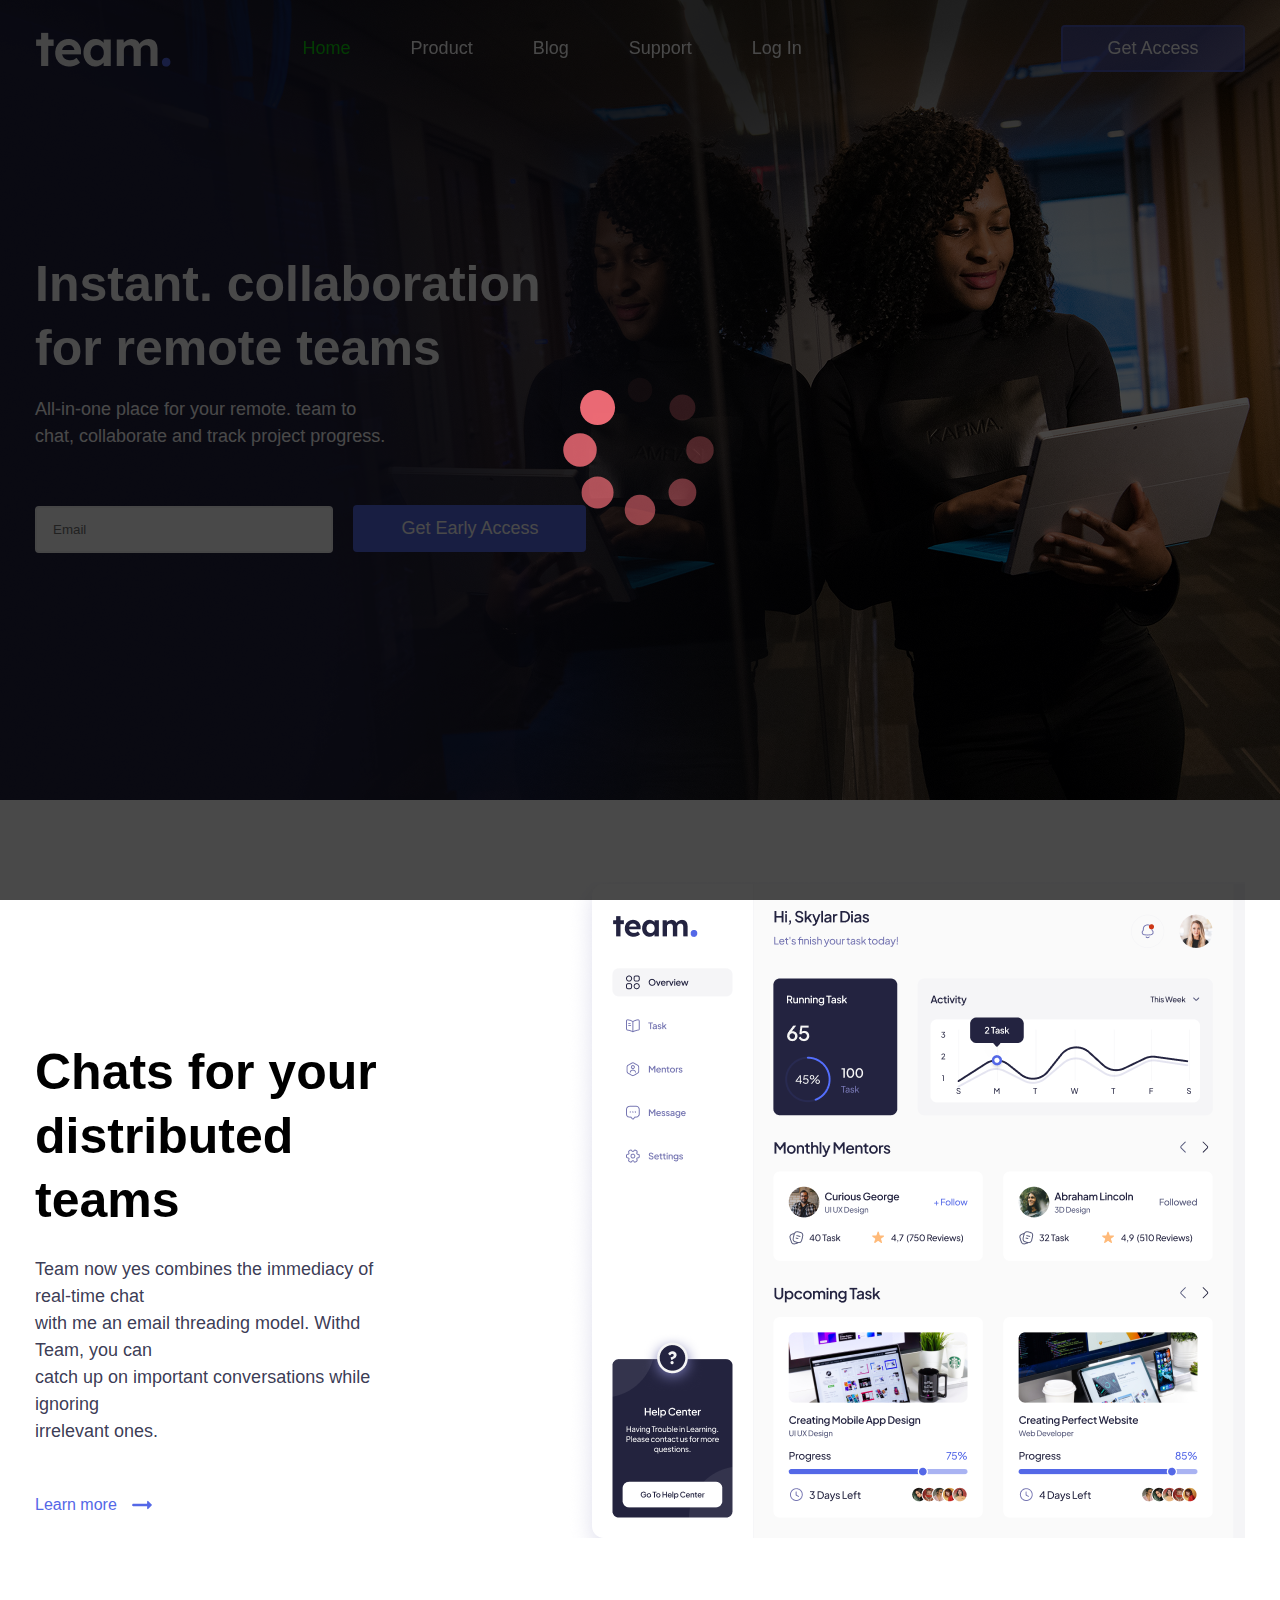
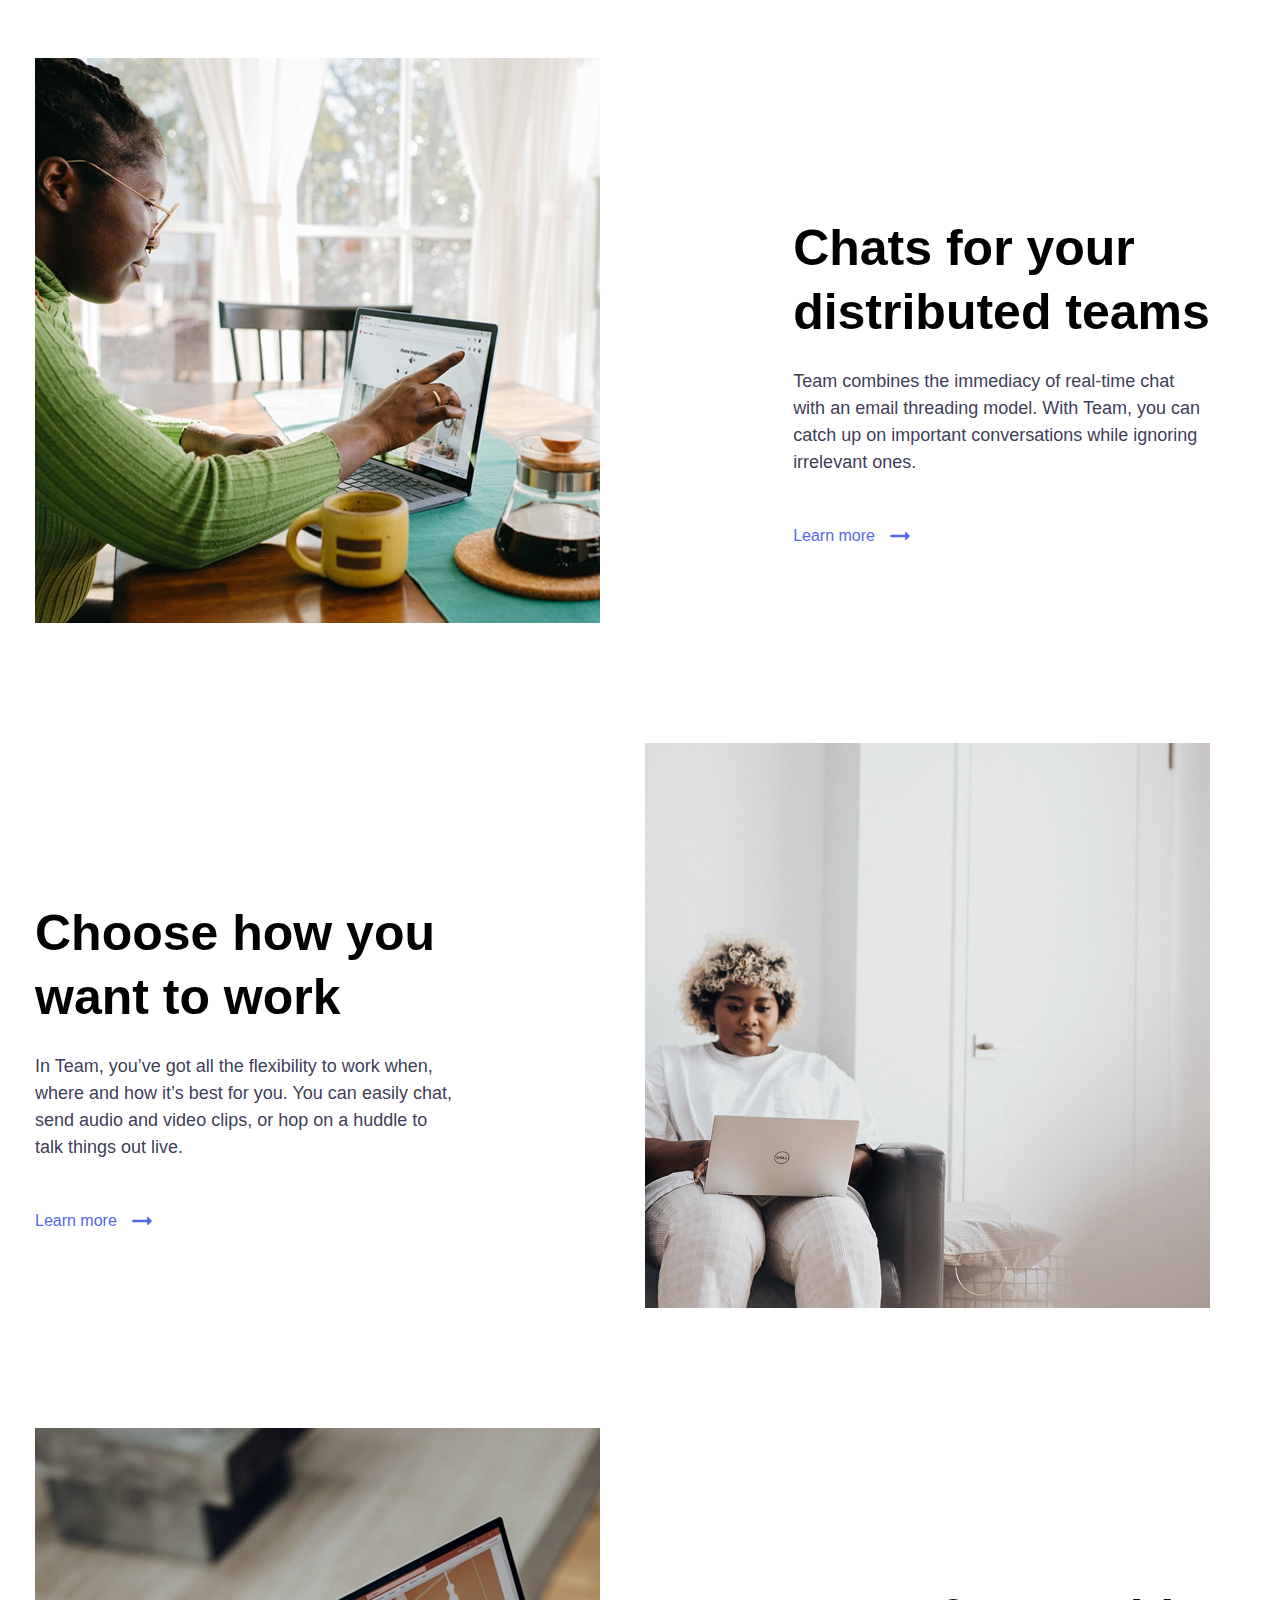
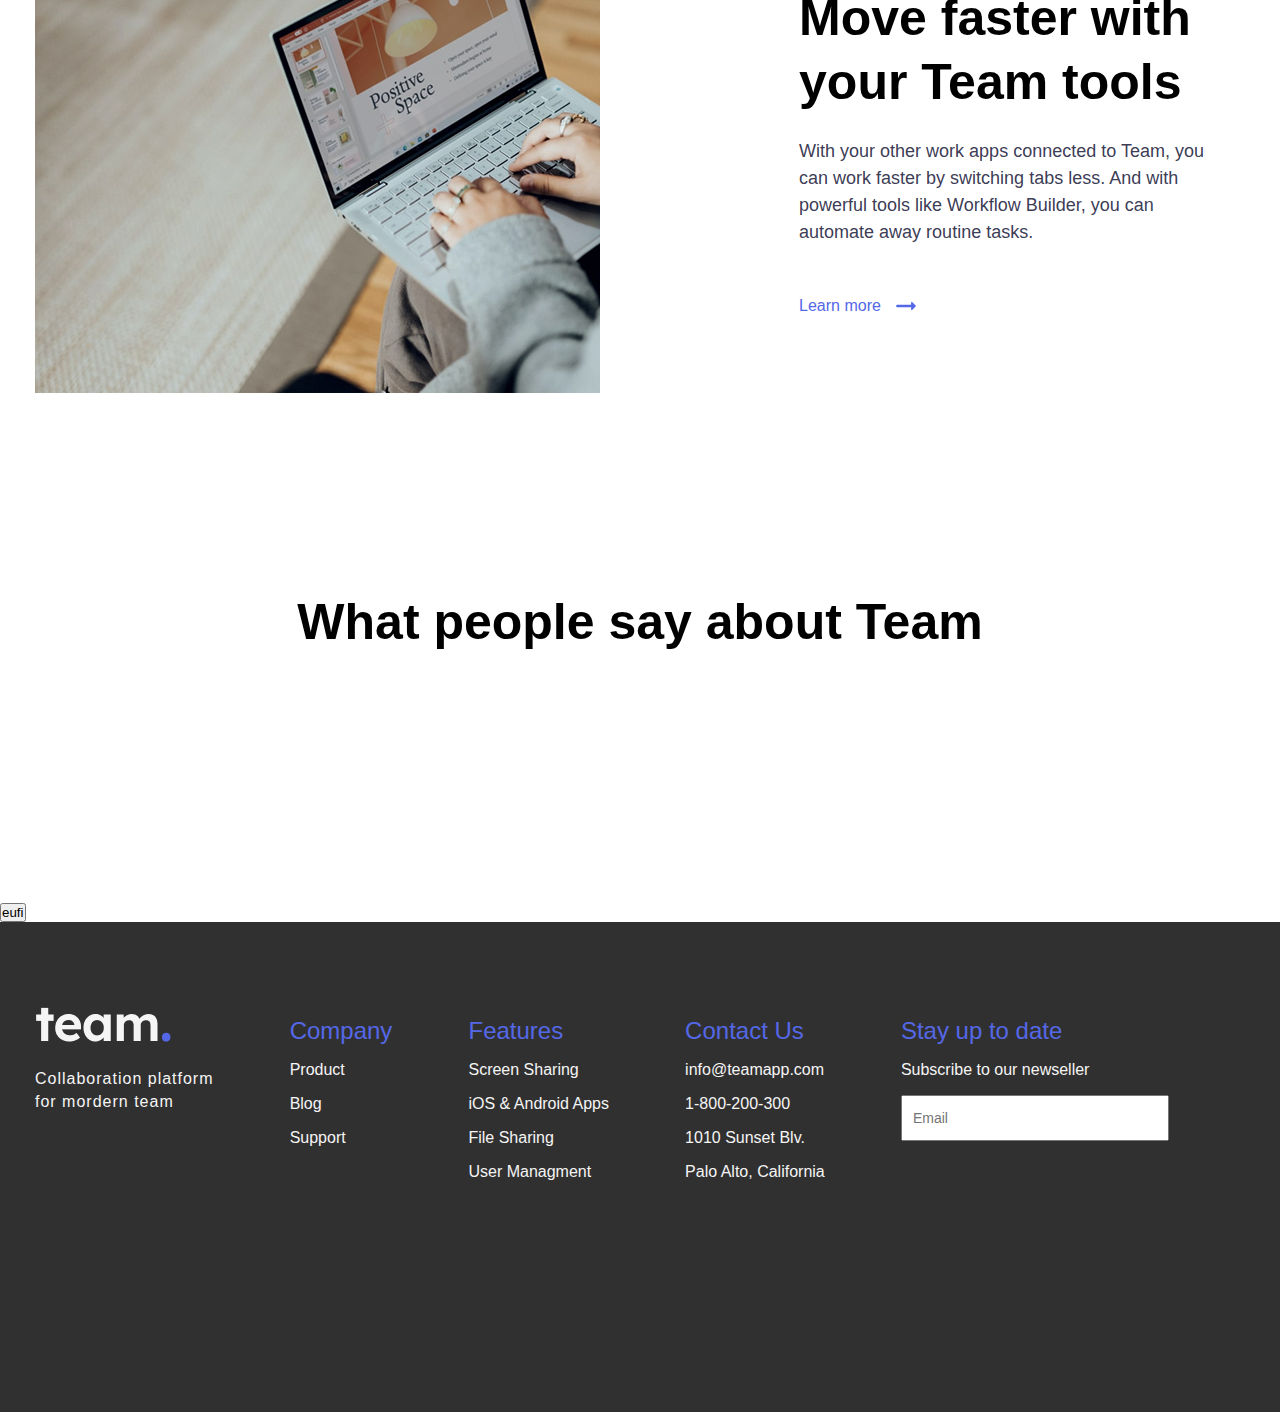
<file: index.html>
<!DOCTYPE html>
<html lang="en">

<head>
    <meta charset="UTF-8">
    <meta name="viewport" content="width=`, initial-scale=1.0">
    <title>Document</title>
    <link rel="stylesheet" href="./scss/styles.css">
    <link rel="stylesheet" href="https://cdnjs.cloudflare.com/ajax/libs/OwlCarousel2/2.3.4/assets/owl.carousel.min.css"
        integrity="sha512-tS3S5qG0BlhnQROyJXvNjeEM4UpMXHrQfTGmbQ1gKmelCxlSEBUaxhRBj/EFTzpbP4RVSrpEikbmdJobCvhE3g=="
        crossorigin="anonymous" referrerpolicy="no-referrer" />
    <link rel="stylesheet"
        href="https://cdnjs.cloudflare.com/ajax/libs/OwlCarousel2/2.3.4/assets/owl.theme.default.min.css"
        integrity="sha512-sMXtMNL1zRzolHYKEujM2AqCLUR9F2C4/05cdbxjjLSRvMQIciEPCQZo++nk7go3BtSuK9kfa/s+a4f4i5pLkw=="
        crossorigin="anonymous" referrerpolicy="no-referrer" />
</head>

<body>
     <div id="loading">
        <svg xmlns="http://www.w3.org/2000/svg" viewBox="0 0 100 100" preserveAspectRatio="xMidYMid" width="200"
            height="200" style="shape-rendering: auto; display: block; background: transparent;"
            xmlns:xlink="http://www.w3.org/1999/xlink">
            <g>
                <g transform="translate(80,50)">
                    <g transform="rotate(0)">
                        <circle fill-opacity="1" fill="#ff727d" r="6" cy="0" cx="0">
                            <animateTransform repeatCount="indefinite" dur="1s" keyTimes="0;1" values="1.5 1.5;1 1"
                                begin="-0.875s" type="scale" attributeName="transform"></animateTransform>
                            <animate begin="-0.875s" values="1;0" repeatCount="indefinite" dur="1s" keyTimes="0;1"
                                attributeName="fill-opacity"></animate>
                        </circle>
                    </g>
                </g>
                <g transform="translate(71.21320343559643,71.21320343559643)">
                    <g transform="rotate(45)">
                        <circle fill-opacity="0.875" fill="#ff727d" r="6" cy="0" cx="0">
                            <animateTransform repeatCount="indefinite" dur="1s" keyTimes="0;1" values="1.5 1.5;1 1"
                                begin="-0.85s" type="scale" attributeName="transform"></animateTransform>
                            <animate begin="-0.75s" values="1;0" repeatCount="indefinite" dur="1s" keyTimes="0;1"
                                attributeName="fill-opacity"></animate>
                        </circle>
                    </g>
                </g>
                <g transform="translate(50,80)">
                    <g transform="rotate(90)">
                        <circle fill-opacity="0.75" fill="#ff727d" r="6" cy="0" cx="0">
                            <animateTransform repeatCount="indefinite" dur="1s" keyTimes="0;1" values="1.5 1.5;1 1"
                                begin="-0.625s" type="scale" attributeName="transform"></animateTransform>
                            <animate begin="-0.625s" values="1;0" repeatCount="indefinite" dur="1s" keyTimes="0;1"
                                attributeName="fill-opacity"></animate>
                        </circle>
                    </g>
                </g>
                <g transform="translate(28.786796564403577,71.21320343559643)">
                    <g transform="rotate(135)">
                        <circle fill-opacity="0.625" fill="#ff727d" r="6" cy="0" cx="0">
                            <animateTransform repeatCount="indefinite" dur="1s" keyTimes="0;1" values="1.5 1.5;1 1"
                                begin="-0.5s" type="scale" attributeName="transform"></animateTransform>
                            <animate begin="-0.5s" values="1;0" repeatCount="indefinite" dur="1s" keyTimes="0;1"
                                attributeName="fill-opacity"></animate>
                        </circle>
                    </g>
                </g>
                <g transform="translate(20,50.00000000000001)">
                    <g transform="rotate(180)">
                        <circle fill-opacity="0.5" fill="#ff727d" r="6" cy="0" cx="0">
                            <animateTransform repeatCount="indefinite" dur="1s" keyTimes="0;1" values="1.5 1.5;1 1"
                                begin="-0.375s" type="scale" attributeName="transform"></animateTransform>
                            <animate begin="-0.375s" values="1;0" repeatCount="indefinite" dur="1s" keyTimes="0;1"
                                attributeName="fill-opacity"></animate>
                        </circle>
                    </g>
                </g>
                <g transform="translate(28.78679656440357,28.786796564403577)">
                    <g transform="rotate(225)">
                        <circle fill-opacity="0.375" fill="#ff727d" r="6" cy="0" cx="0">
                            <animateTransform repeatCount="indefinite" dur="1s" keyTimes="0;1" values="1.5 1.5;1 1"
                                begin="-0.25s" type="scale" attributeName="transform"></animateTransform>
                            <animate begin="-0.25s" values="1;0" repeatCount="indefinite" dur="1s" keyTimes="0;1"
                                attributeName="fill-opacity"></animate>
                        </circle>
                    </g>
                </g>
                <g transform="translate(49.99999999999999,20)">
                    <g transform="rotate(270)">
                        <circle fill-opacity="0.25" fill="#ff727d" r="6" cy="0" cx="0">
                            <animateTransform repeatCount="indefinite" dur="1s" keyTimes="0;1" values="1.5 1.5;1 1"
                                begin="-0.125s" type="scale" attributeName="transform"></animateTransform>
                            <animate begin="-0.125s" values="1;0" repeatCount="indefinite" dur="1s" keyTimes="0;1"
                                attributeName="fill-opacity"></animate>
                        </circle>
                    </g>
                </g>
                <g transform="translate(71.21320343559643,28.78679656440357)">
                    <g transform="rotate(315)">
                        <circle fill-opacity="0.125" fill="#ff727d" r="6" cy="0" cx="0">
                            <animateTransform repeatCount="indefinite" dur="1s" keyTimes="0;1" values="1.5 1.5;1 1"
                                begin="0s" type="scale" attributeName="transform"></animateTransform>
                            <animate begin="0s" values="1;0" repeatCount="indefinite" dur="1s" keyTimes="0;1"
                                attributeName="fill-opacity"></animate>
                        </circle>
                    </g>
                </g>
                <g></g>
            </g>
        </svg>
    </div> 

    <header id="header">
        <div class="container novbar">
            <a href="./index.html">
                <img class="novbar_logo" src="./assets/images/Head_logo.png" alt="logo">
            </a>
            <ul class="novbar__menus">
                <li>
                    <a style="color: rgb(12, 206, 12);" href="./index.html">Home</a>
                </li>
                <li>
                    <a href="">Product</a>
                </li>
                <li>
                    <a href="./scss/pages/blog.html">Blog</a>
                </li>
                <li>
                    <a href="./scss/pages/support.html">Support</a>
                </li>
                <li>
                    <a href="./scss/pages/register.html">Log In</a>
                </li>
            </ul>
            <button id="toggle">
                <svg xmlns="http://www.w3.org/2000/svg" height="24px" viewBox="0 -960 960 960" width="24px"
                    fill="#ffff">
                    <path d="M120-240v-80h720v80H120Zm0-200v-80h720v80H120Zm0-200v-80h720v80H120Z" />
                </svg>
            </button>

            <button class="novbar__button">
                <a href="">Get Access</a>
            </button>
        </div>
    </header>

    <ul id="nav_res" class="novbar__res__menus ">
        <div class="novbar__res__profile novbar__res__menus_li">
            <img src="./assets/images/avatot.svg" alt="logo">
            <p class="nav__profile__description1">Begzod</p>
            <p class="nav__profile__description2">+998 77 014 77 03</p>
        </div>
        <li class="novbar__res__menus_li">
            <div class="nav__img">
                <svg xmlns="http://www.w3.org/2000/svg" height="30px" viewBox="0 -960 960 960" width="30px"
                    fill="rgb(12, 206, 12)">
                    <path
                        d="M240-200h120v-240h240v240h120v-360L480-740 240-560v360Zm-80 80v-480l320-240 320 240v480H520v-240h-80v240H160Zm320-350Z" />
                </svg>
                <a style="color: #0cce0c;" href="./index.html">Home</a>
            </div>
        </li>
        <li class="novbar__res__menus_li">
            <div class="nav__img">
                <svg xmlns="http://www.w3.org/2000/svg" height="30 px" viewBox="0 -960 960 960" width="30px"
                    fill="#1f1f1f">
                    <path
                        d="M240-80q-33 0-56.5-23.5T160-160v-480q0-33 23.5-56.5T240-720h80q0-66 47-113t113-47q66 0 113 47t47 113h80q33 0 56.5 23.5T800-640v480q0 33-23.5 56.5T720-80H240Zm0-80h480v-480h-80v80q0 17-11.5 28.5T600-520q-17 0-28.5-11.5T560-560v-80H400v80q0 17-11.5 28.5T360-520q-17 0-28.5-11.5T320-560v-80h-80v480Zm160-560h160q0-33-23.5-56.5T480-800q-33 0-56.5 23.5T400-720ZM240-160v-480 480Z" />
                </svg>
                <a href="">Product</a>
            </div>
        </li>
        <li class="novbar__res__menus_li">
            <div class="nav__img">
                <svg xmlns="http://www.w3.org/2000/svg" height="30px" viewBox="0 -960 960 960" width="30px"
                    fill="#1f1f1f#1f1f1f#1f1f1f">
                    <path
                        d="M480-480q-66 0-113-47t-47-113q0-66 47-113t113-47q66 0 113 47t47 113q0 66-47 113t-113 47ZM160-160v-112q0-34 17.5-62.5T224-378q62-31 126-46.5T480-440q66 0 130 15.5T736-378q29 15 46.5 43.5T800-272v112H160Zm80-80h480v-32q0-11-5.5-20T700-306q-54-27-109-40.5T480-360q-56 0-111 13.5T260-306q-9 5-14.5 14t-5.5 20v32Zm240-320q33 0 56.5-23.5T560-640q0-33-23.5-56.5T480-720q-33 0-56.5 23.5T400-640q0 33 23.5 56.5T480-560Zm0-80Zm0 400Z" />
                </svg>
                <a href="./scss/pages/blog.html">Blog</a>
            </div>
        </li>
        <li class="novbar__res__menus_li">
            <div class="nav__img">
                <svg xmlns="http://www.w3.org/2000/svg" height="30px" viewBox="0 -960 960 960" width="30px"
                    fill="#1f1f1f#1f1f1f#1f1f1f">
                    <path
                        d="M440-120v-80h320v-284q0-117-81.5-198.5T480-764q-117 0-198.5 81.5T200-484v244h-40q-33 0-56.5-23.5T80-320v-80q0-21 10.5-39.5T120-469l3-53q8-68 39.5-126t79-101q47.5-43 109-67T480-840q68 0 129 24t109 66.5Q766-707 797-649t40 126l3 52q19 9 29.5 27t10.5 38v92q0 20-10.5 38T840-249v49q0 33-23.5 56.5T760-120H440Zm-80-280q-17 0-28.5-11.5T320-440q0-17 11.5-28.5T360-480q17 0 28.5 11.5T400-440q0 17-11.5 28.5T360-400Zm240 0q-17 0-28.5-11.5T560-440q0-17 11.5-28.5T600-480q17 0 28.5 11.5T640-440q0 17-11.5 28.5T600-400Zm-359-62q-7-106 64-182t177-76q89 0 156.5 56.5T720-519q-91-1-167.5-49T435-698q-16 80-67.5 142.5T241-462Z" />
                </svg>
                <a href="./scss/pages/support.html">Support</a>
            </div>
        </li>
        <li class="novbar__res__menus_li">
            <div class="nav__img">
                <svg xmlns="http://www.w3.org/2000/svg" height="30px" viewBox="0 -960 960 960" width="30px"
                    fill="#1f1f1f#1f1f1f#1f1f1f">
                    <path
                        d="M234-276q51-39 114-61.5T480-360q69 0 132 22.5T726-276q35-41 54.5-93T800-480q0-133-93.5-226.5T480-800q-133 0-226.5 93.5T160-480q0 59 19.5 111t54.5 93Zm246-164q-59 0-99.5-40.5T340-580q0-59 40.5-99.5T480-720q59 0 99.5 40.5T620-580q0 59-40.5 99.5T480-440Zm0 360q-83 0-156-31.5T197-197q-54-54-85.5-127T80-480q0-83 31.5-156T197-763q54-54 127-85.5T480-880q83 0 156 31.5T763-763q54 54 85.5 127T880-480q0 83-31.5 156T763-197q-54 54-127 85.5T480-80Zm0-80q53 0 100-15.5t86-44.5q-39-29-86-44.5T480-280q-53 0-100 15.5T294-220q39 29 86 44.5T480-160Zm0-360q26 0 43-17t17-43q0-26-17-43t-43-17q-26 0-43 17t-17 43q0 26 17 43t43 17Zm0-60Zm0 360Z" />
                </svg>
                <a href="./scss/pages/register.html">Log In</a>
            </div>
        </li>
        <li class="novbar__res__menus_li" id="Confidential">
            <div class="nav__btn">
                <svg xmlns="http://www.w3.org/2000/svg" height="24px" viewBox="0 -960 960 960" width="24px"
                    fill="#1f1f1f#1f1f1f#1f1f1f">
                    <path
                        d="M420-360h120l-23-129q20-10 31.5-29t11.5-42q0-33-23.5-56.5T480-640q-33 0-56.5 23.5T400-560q0 23 11.5 42t31.5 29l-23 129Zm60 280q-139-35-229.5-159.5T160-516v-244l320-120 320 120v244q0 152-90.5 276.5T480-80Zm0-84q104-33 172-132t68-220v-189l-240-90-240 90v189q0 121 68 220t172 132Zm0-316Z" />
                </svg>
                <div>
                    <button>Confidential</button>
                </div>
            </div>
        </li>
        <li class="novbar__res__menus_li" id="close">
            <svg class="nav_button_img" xmlns="http://www.w3.org/2000/svg" height="30px" viewBox="0 -960 960 960"
                width="30px" fill="#000000">
                <path
                    d="m256-200-56-56 224-224-224-224 56-56 224 224 224-224 56 56-224 224 224 224-56 56-224-224-224 224Z" />
            </svg>
        </li>
        <div id="password__head">
            <!-- <div class="password__content password__li">
                <p class="password__description">Reference</p>
            </div> -->
            <li class="password__li !important">
                <div class="password__content ">
                    <svg xmlns="http://www.w3.org/2000/svg" height="24px" viewBox="0 -960 960 960" width="24px"
                        fill="#1f1f1f#1f1f1f#1f1f1f">
                        <path
                            d="M240-80q-33 0-56.5-23.5T160-160v-400q0-33 23.5-56.5T240-640h40v-80q0-83 58.5-141.5T480-920q83 0 141.5 58.5T680-720v80h40q33 0 56.5 23.5T800-560v400q0 33-23.5 56.5T720-80H240Zm0-80h480v-400H240v400Zm240-120q33 0 56.5-23.5T560-360q0-33-23.5-56.5T480-440q-33 0-56.5 23.5T400-360q0 33 23.5 56.5T480-280ZM360-640h240v-80q0-50-35-85t-85-35q-50 0-85 35t-35 85v80ZM240-160v-400 400Z" />
                    </svg>
                    <a href="./scss/pages/change_password.html">
                        <p style="color: black;">Change Password</p>
                    </a>
                </div>
            </li>
            <li class="password__li !important">
                <div class="password__content">
                    <svg xmlns="http://www.w3.org/2000/svg" height="24px" viewBox="0 -960 960 960" width="24px"
                        fill="#1f1f1f#1f1f1f#1f1f1f">
                        <path
                            d="M280-120q-33 0-56.5-23.5T200-200v-520h-40v-80h200v-40h240v40h200v80h-40v520q0 33-23.5 56.5T680-120H280Zm400-600H280v520h400v-520ZM360-280h80v-360h-80v360Zm160 0h80v-360h-80v360ZM280-720v520-520Z" />
                    </svg>
                    <p>Dalet</p>
                </div>
            </li>
            <li class="password__li !important">
                <div class="password__content">
                    <svg xmlns="http://www.w3.org/2000/svg" height="24px" viewBox="0 -960 960 960" width="24px"
                        fill="#1f1f1f#1f1f1f#1f1f1f">
                        <path
                            d="m80-160 240-320L80-800h520q19 0 36 8.5t28 23.5l216 288-216 288q-11 15-28 23.5t-36 8.5H80Zm160-80h360l180-240-180-240H240l180 240-180 240Zm270-240Z" />
                    </svg>
                    <p>important</p>
                </div>
            </li>
            <li class="password__li !important">
                <div class="password__content">
                    <svg xmlns="http://www.w3.org/2000/svg" height="24px" viewBox="0 -960 960 960" width="24px"
                        fill="#1f1f1f#1f1f1f#1f1f1f">
                        <path
                            d="M480-80q-83 0-156-31.5T197-197q-54-54-85.5-127T80-480q0-83 31.5-156T197-763q54-54 127-85.5T480-880q83 0 156 31.5T763-763q54 54 85.5 127T880-480q0 83-31.5 156T763-197q-54 54-127 85.5T480-80Zm0-80q54 0 104-17.5t92-50.5L228-676q-33 42-50.5 92T160-480q0 134 93 227t227 93Zm252-124q33-42 50.5-92T800-480q0-134-93-227t-227-93q-54 0-104 17.5T284-732l448 448Z" />
                    </svg>
                    <p>Spam</p>
                </div>
            </li>
            <li id="open">
                <svg class="password__li" xmlns="http://www.w3.org/2000/svg" height="30px" viewBox="0 -960 960 960"
                    width="30px" fill="#000000">
                    <path
                        d="m256-200-56-56 224-224-224-224 56-56 224 224 224-224 56 56-224 224 224 224-56 56-224-224-224 224Z" />
                </svg>
            </li>

        </div>
        <!-- <div class="nav__img__logo">
                <a href="https://www.youtube.com/">
                    <img src="./assets/images/youtube.png" alt="logo">
                </a>
                <a href="https://www.instagram.com/">
                    <img src="./assets/images/instagram.png" alt="logo">
                </a>
                <a href="https://x.com/">
                    <img src="./assets/images/twitter.png" alt="logo">
                </a>
            </div> -->
        </li>
    </ul>
    <!-- <ul id="password" class="password__contact">
        <li>
            <div class="password__content">
                <svg xmlns="http://www.w3.org/2000/svg" height="24px" viewBox="0 -960 960 960" width="24px"
                    fill="#1f1f1f#1f1f1f#1f1f1f">
                    <path
                        d="M240-80q-33 0-56.5-23.5T160-160v-400q0-33 23.5-56.5T240-640h40v-80q0-83 58.5-141.5T480-920q83 0 141.5 58.5T680-720v80h40q33 0 56.5 23.5T800-560v400q0 33-23.5 56.5T720-80H240Zm0-80h480v-400H240v400Zm240-120q33 0 56.5-23.5T560-360q0-33-23.5-56.5T480-440q-33 0-56.5 23.5T400-360q0 33 23.5 56.5T480-280ZM360-640h240v-80q0-50-35-85t-85-35q-50 0-85 35t-35 85v80ZM240-160v-400 400Z" />
                </svg>
                <p>Change Password</p>
            </div>
        </li>
        <li>
            <div class="password__content">
                <svg xmlns="http://www.w3.org/2000/svg" height="24px" viewBox="0 -960 960 960" width="24px"
                    fill="#1f1f1f#1f1f1f#1f1f1f">
                    <path
                        d="M280-120q-33 0-56.5-23.5T200-200v-520h-40v-80h200v-40h240v40h200v80h-40v520q0 33-23.5 56.5T680-120H280Zm400-600H280v520h400v-520ZM360-280h80v-360h-80v360Zm160 0h80v-360h-80v360ZM280-720v520-520Z" />
                </svg>
                <p>Dalet</p>
            </div>
        </li>
        <li>
            <div class="password__content">
                <svg xmlns="http://www.w3.org/2000/svg" height="24px" viewBox="0 -960 960 960" width="24px"
                    fill="#1f1f1f#1f1f1f#1f1f1f">
                    <path
                        d="M480-80q-83 0-156-31.5T197-197q-54-54-85.5-127T80-480q0-83 31.5-156T197-763q54-54 127-85.5T480-880q83 0 156 31.5T763-763q54 54 85.5 127T880-480q0 83-31.5 156T763-197q-54 54-127 85.5T480-80Zm0-80q54 0 104-17.5t92-50.5L228-676q-33 42-50.5 92T160-480q0 134 93 227t227 93Zm252-124q33-42 50.5-92T800-480q0-134-93-227t-227-93q-54 0-104 17.5T284-732l448 448Z" />
                </svg>
                <p>Spam</p>
            </div>
        </li>
        <li>
            <div class="password__content">
                <svg xmlns="http://www.w3.org/2000/svg" height="24px" viewBox="0 -960 960 960" width="24px"
                    fill="#1f1f1f#1f1f1f#1f1f1f">
                    <path
                        d="m80-160 240-320L80-800h520q19 0 36 8.5t28 23.5l216 288-216 288q-11 15-28 23.5t-36 8.5H80Zm160-80h360l180-240-180-240H240l180 240-180 240Zm270-240Z" />
                </svg>
                <p>important</p>
            </div>
        </li>
        <li id="open">
            <svg xmlns="http://www.w3.org/2000/svg" height="30px" viewBox="0 -960 960 960" width="30px" fill="#000000">
                <path
                    d="m256-200-56-56 224-224-224-224 56-56 224 224 224-224 56 56-224 224 224 224-56 56-224-224-224 224Z" />
            </svg>
        </li>
    </ul> -->

    <main>
        <section id="home">
            <div class="container">
                <div class="home__contact">
                    <h1 class="home__title">Instant. collaboration <br> for remote teams</h1>
                    <p class="home__description">All-in-one place for your remote. team to <br> chat,
                        collaborate and
                        track
                        project progress.</p>
                    <form class="home__form">
                        <input class="home__email" placeholder="Email" required type="email">
                        <button class="home__button">
                            <a href="">
                                Get Early Access</a>
                        </button>
                    </form>
                </div>
                </form>
            </div>
        </section>

        <section id="content">
            <div class="container">
                <div class="content__info">
                    <div>
                        <h1 class="content__title">Chats for your <br>distributed teams</h1>
                        <p class="content__description">Team now yes combines the immediacy of real-time chat <br> with
                            me an email
                            threading model. Withd Team, you can <br> catch
                            up on important conversations while ignoring <br> irrelevant ones.</p>
                        <div class="">
                            <div class="content__link">
                                <p>Learn more</p>
                                <img src="./assets/images/arrow_right_alt_24px.png" alt="arrow_right_alt_24px">
                            </div>
                        </div>
                    </div>
                    <img class="content__img" src="./assets/images/Web - Dashboard.png" alt="rasim">
                </div>
            </div>
        </section>

        <section id="content2">
            <div class="container">
                <div class="content__info">
                    <img class="content__img" src="./assets/images/lana.png" alt="rasim">
                    <div>
                        <h1 class="content__title">Chats for your <br>distributed teams</h1>
                        <p class="content__description">Team combines the immediacy of real-time chat <br> with an email
                            threading model. With Team, you can <br> catch
                            up on important conversations while ignoring <br> irrelevant ones.</p>
                        <div class="">
                            <div class="content__link">
                                <p>Learn more</p>
                                <img src="./assets/images/arrow_right_alt_24px.png" alt="arrow_right_alt_24px">
                            </div>
                        </div>
                    </div>
                </div>
            </div>
        </section>

        <section id="content2">
            <div class="container">
                <div class="content__info">
                    <div>
                        <h1 class="content__title">Choose how you <br> want to work</h1>
                        <p class="content__description">In Team, you’ve got all the flexibility to work when, <br> where
                            and
                            how it’s best for you. You can easily chat, <br> send audio and video clips, or hop on a
                            huddle
                            to <br> talk things out live.</p>
                        <div class="">
                            <div class="content__link">
                                <p>Learn more</p>
                                <img src="./assets/images/arrow_right_alt_24px.png" alt="arrow_right_alt_24px">
                            </div>
                        </div>
                    </div>
                    <img class="content__img" src="./assets/images/angela.png" alt="rasim">
                </div>
            </div>
        </section>

        <section id="content2">
            <div class="container">
                <div class="content__info">
                    <img class="content__img" src="./assets/images/alex.png" alt="rasim">
                    <div>
                        <h1 class="content__title">Move faster with <br> your Team tools</h1>
                        <p class="content__description">With your other work apps connected to Team, you <br> can work
                            faster
                            by switching tabs less. And with <br> powerful tools like Workflow Builder, you can <br>
                            automate away
                            routine tasks.</p>
                        <div class="">
                            <div class="content__link">
                                <p>Learn more</p>
                                <img src="./assets/images/arrow_right_alt_24px.png" alt="arrow_right_alt_24px">
                            </div>
                        </div>
                    </div>
                </div>
            </div>
        </section>

        <section id="about">
            <div class="container">
                <h1 class="about__title">What people say about Team</h1>
                <div class="owl-carousel owl-theme about__cards">
                    <div class="item about__card">
                        <img src="./assets/images/Star.png" alt="Star">
                        <p class="about__description">Vestibulum eu quam nec neque <br> pellentesque efficitur id eget
                            nisl. <br> Proin porta est convallis
                            lacus <br> blandit pretium sed non enim. <br> Maecenas lacinia non orci at <br> aliquam.
                            Donec finibus,
                            urna <br> bibendum ultricies laoreet.</p>
                        <div class="about__card__profile__avator">
                            <div>
                                <img src="./assets/images/Avatar_morgan.png" alt="Avator">
                            </div>
                            <div>
                                <p class="about__card__title">Chealsea Morgan</p>
                                <p class="about__card__description">CEO ot Subway</p>
                            </div>
                        </div>
                    </div>
                    <div class="item about__card about__card__additior">
                        <img src="./assets/images/Star.png" alt="Star">
                        <p class="about__description">In a laoreet purus. Integer turpis <br> quam, laoreet id orci nec,
                            ultrices <br> lacinia nunc. Aliquam erat <br> volutpat. Curabitur fringilla in <br> purus
                            eget egestas.
                            Etiam quis.</p>
                        <div class="about__card__profile__avator2">
                            <div>
                                <img src="./assets/images/nick.png" alt="Avator">
                            </div>
                            <div>
                                <p class="about__card__title">Nick Cave</p>
                                <p class="about__card__description">CMO ot Nokia</p>
                            </div>
                        </div>
                    </div>
                    <div class="item about__card about__card__additior">
                        <img src="./assets/images/Star.png" alt="Star">
                        <p class="about__description">Aliquam pulvinar vestibulum <br> blandit. Donec sed nisl libero.
                            <br> Fusce
                            dignissim luctus sem eu <br> dapibus. Pellentesque vulputate <br> quam a quam volutpat, sed
                            <br>
                            ullamcorper erat commodo.
                        </p>
                        <div class="about__card__profile__avator3">
                            <div>
                                <img src="./assets/images/lana_avatar.png" alt="Avator">
                            </div>
                            <div>
                                <p class="about__card__title">Lana Rosenfeld</p>
                                <p class="about__card__description">Senior VP ot Pinterest</p>
                            </div>
                        </div>
                    </div>
                    <div class="item about__card about__card__additior">
                        <img src="./assets/images/Star.png" alt="Star">
                        <p class="about__description">Aliquam pulvinar vestibulum <br> blandit. Donec sed nisl libero.
                            <br> Fusce
                            dignissim luctus sem eu <br> dapibus. Pellentesque vulputate <br> quam a quam volutpat, sed
                            <br>
                            ullamcorper erat commodo.
                        </p>
                        <div class="about__card__profile__avator3">
                            <div>
                                <img src="./assets/images/nike_avator.png" alt="Avator">
                            </div>
                            <div>
                                <p class="about__card__title">Lana Rosenfeld</p>
                                <p class="about__card__description">Senior VP ot Pinterest</p>
                            </div>
                        </div>
                    </div>
                    <div class="item about__card about__card__additior">
                        <img class="about__card__star" src="./assets/images/Star.png" alt="Star">
                        <p class="about__description">Aliquam pulvinar vestibulum <br> blandit. Donec sed nisl libero.
                            <br> Fusce
                            dignissim luctus sem eu <br> dapibus. Pellentesque vulputate <br> quam a quam volutpat, sed
                            <br>
                            ullamcorper erat commodo.
                        </p>
                        <div class="about__card__profile__avator3">
                            <div>
                                <img class="about__card__img" src="./assets/blog/devon_avator.png" alt="Avator">
                            </div>
                            <div>
                                <p class="about__card__title">Lana Rosenfeld</p>
                                <p class="about__card__description">Senior VP ot Pinterest</p>
                            </div>
                        </div>
                    </div>
                </div>
        </section>
        <button>
            eufi
        </button>
    </main>

    <footer>
        <div class="container">
            <div class="footer__content">
                <div>
                    <img src="./assets/images/Head_logo.png" alt="logo">
                    <p class="footer__description">Collaboration platform <br> for mordern team </p>
                </div>
                <ul class="footer__menus">
                    <li class="footer__menus__first">Company</li>
                    <li>Product</li>
                    <li>Blog</li>
                    <li>Support</li>
                </ul>
                <ul class="footer__menus footer__menus__additior">
                    <li class="footer__menus__first">Features</li>
                    <li>Screen Sharing</li>
                    <li>iOS & Android Apps</li>
                    <li>File Sharing</li>
                    <li>User Managment</li>
                </ul>
                <ul class="footer__menus footer__menus__additior">
                    <li class="footer__menus__first">Contact Us</li>
                    <li>info@teamapp.com</li>
                    <li>1-800-200-300</li>
                    <li>1010 Sunset Blv.</li>
                    <li>Palo Alto, California</li>
                </ul>
                <ul class="footer__menus footer__menus__additior">
                    <li class="footer__menus__first">Stay up to date </li>
                    <li>Subscribe to our newseller</li>
                    <li>
                        <form>
                            <input class="footer__input" required placeholder="Email" type="email">
                        </form>
                    </li>
                </ul>
            </div>
        </div>
    </footer>

    <script src="https://cdnjs.cloudflare.com/ajax/libs/jquery/3.6.4/jquery.min.js"
        integrity="sha512-pumBsjNRGGqkPzKHndZMaAG+bir374sORyzM3uulLV14lN5LyykqNk8eEeUlUkB3U0M4FApyaHraT65ihJhDpQ=="
        crossorigin="anonymous" referrerpolicy="no-referrer"></script>
    <script src="https://cdnjs.cloudflare.com/ajax/libs/OwlCarousel2/2.3.4/owl.carousel.min.js"
        integrity="sha512-bPs7Ae6pVvhOSiIcyUClR7/q2OAsRiovw4vAkX+zJbw3ShAeeqezq50RIIcIURq7Oa20rW2n2q+fyXBNcU9lrw=="
        crossorigin="anonymous" referrerpolicy="no-referrer"></script>
    <script src="./Js/main.js"></script>

</body>

</html>
</file>
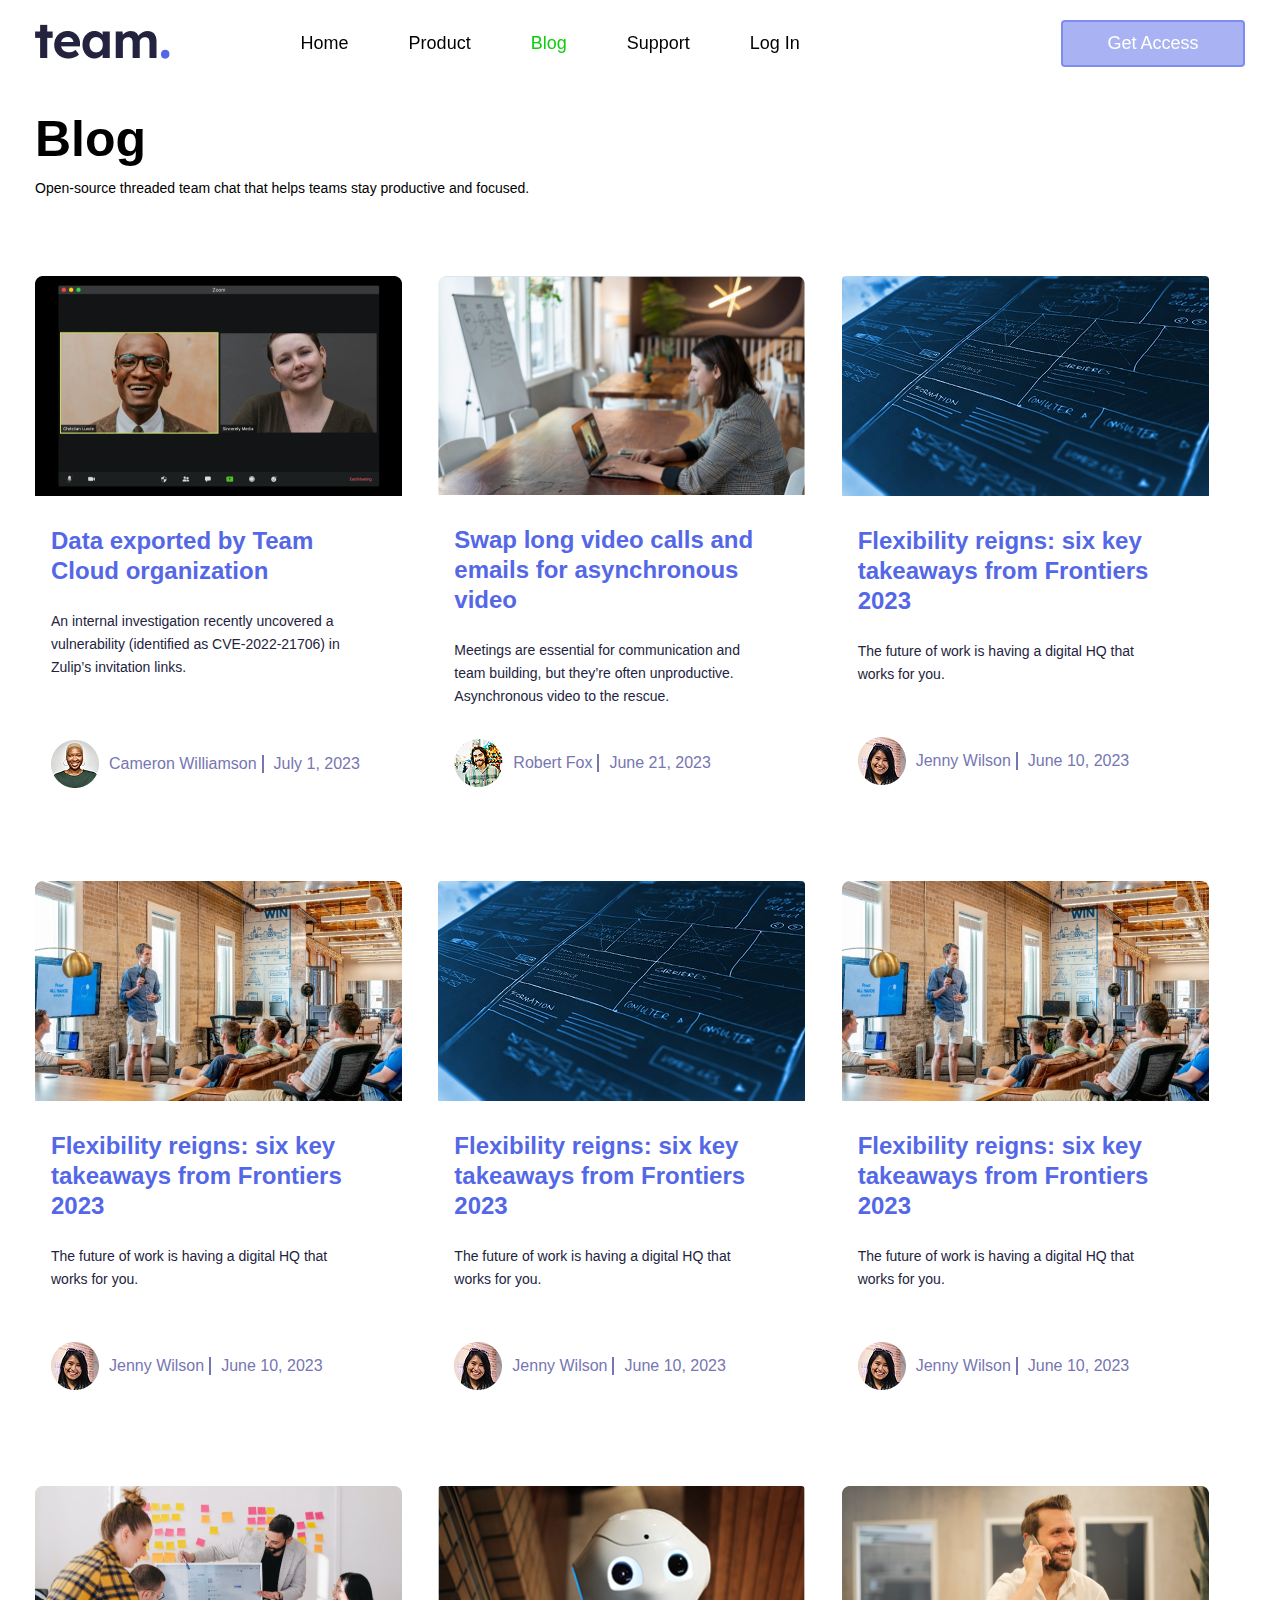
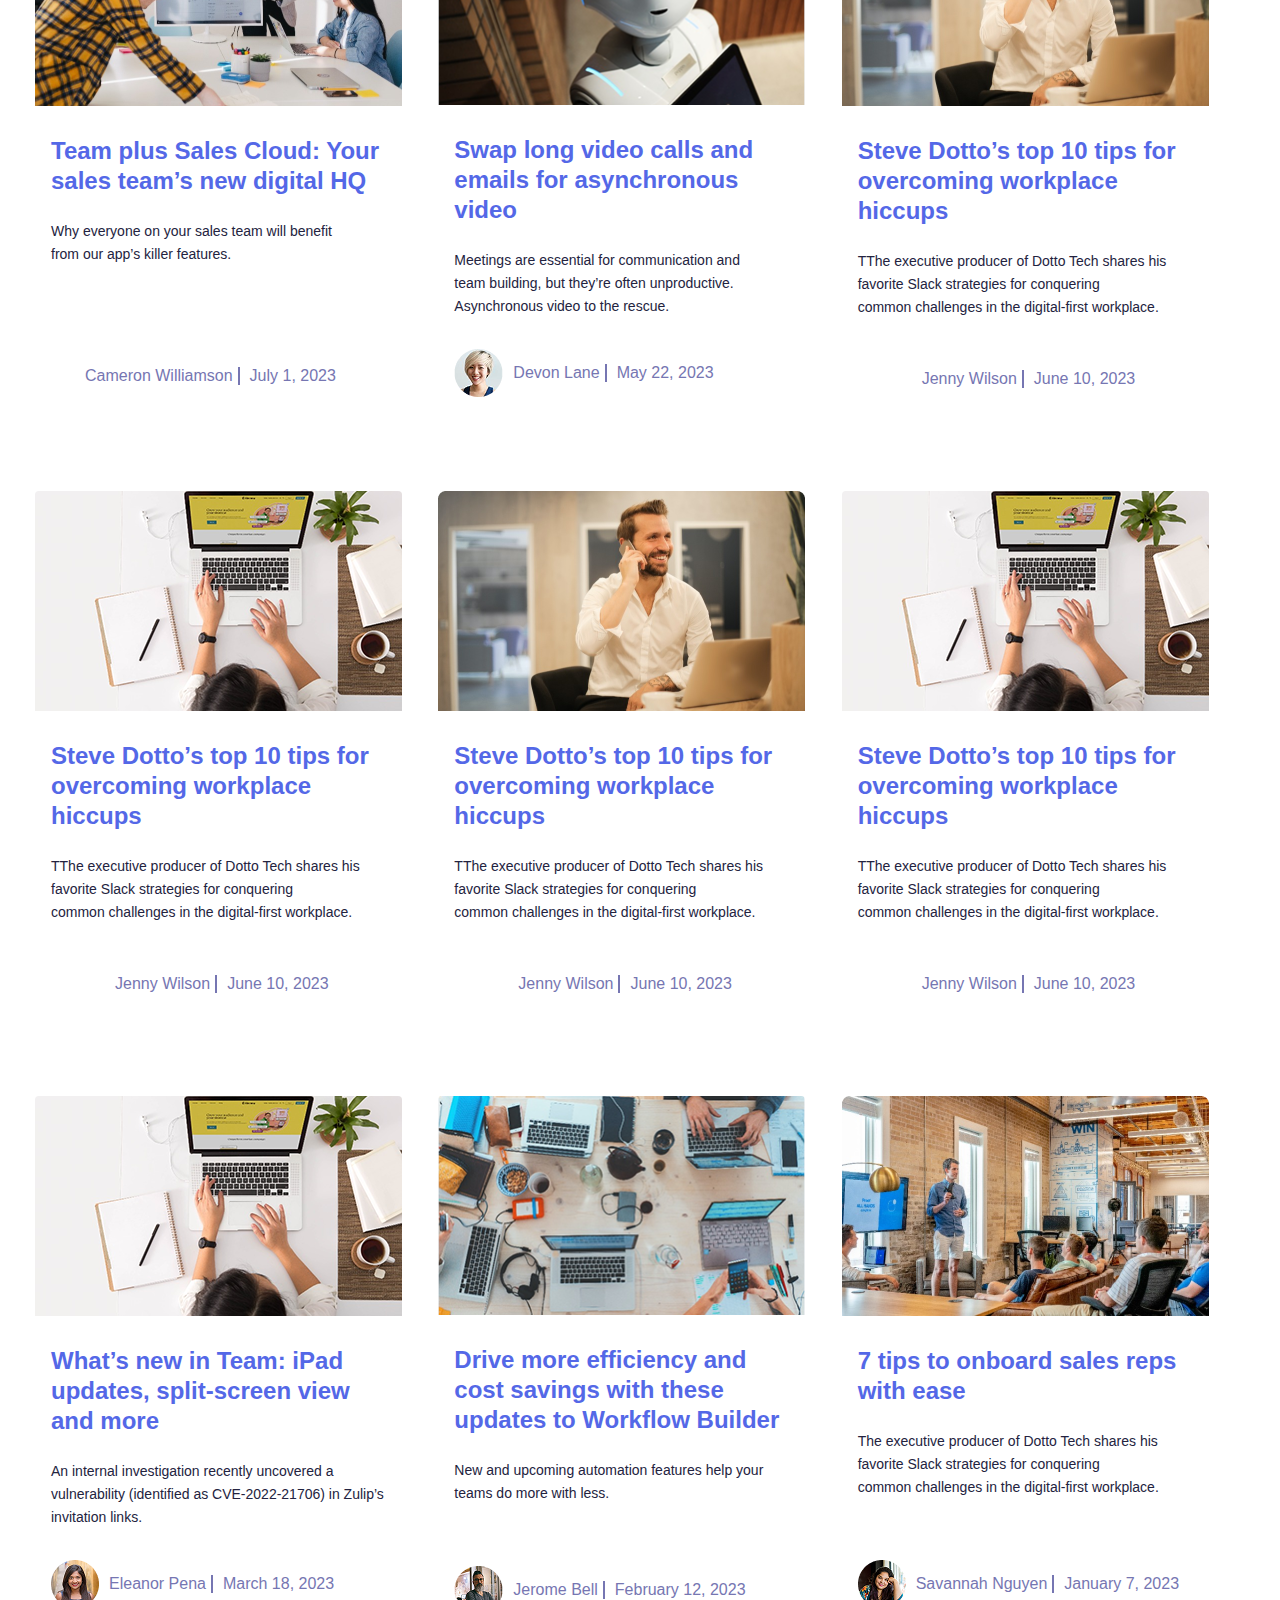
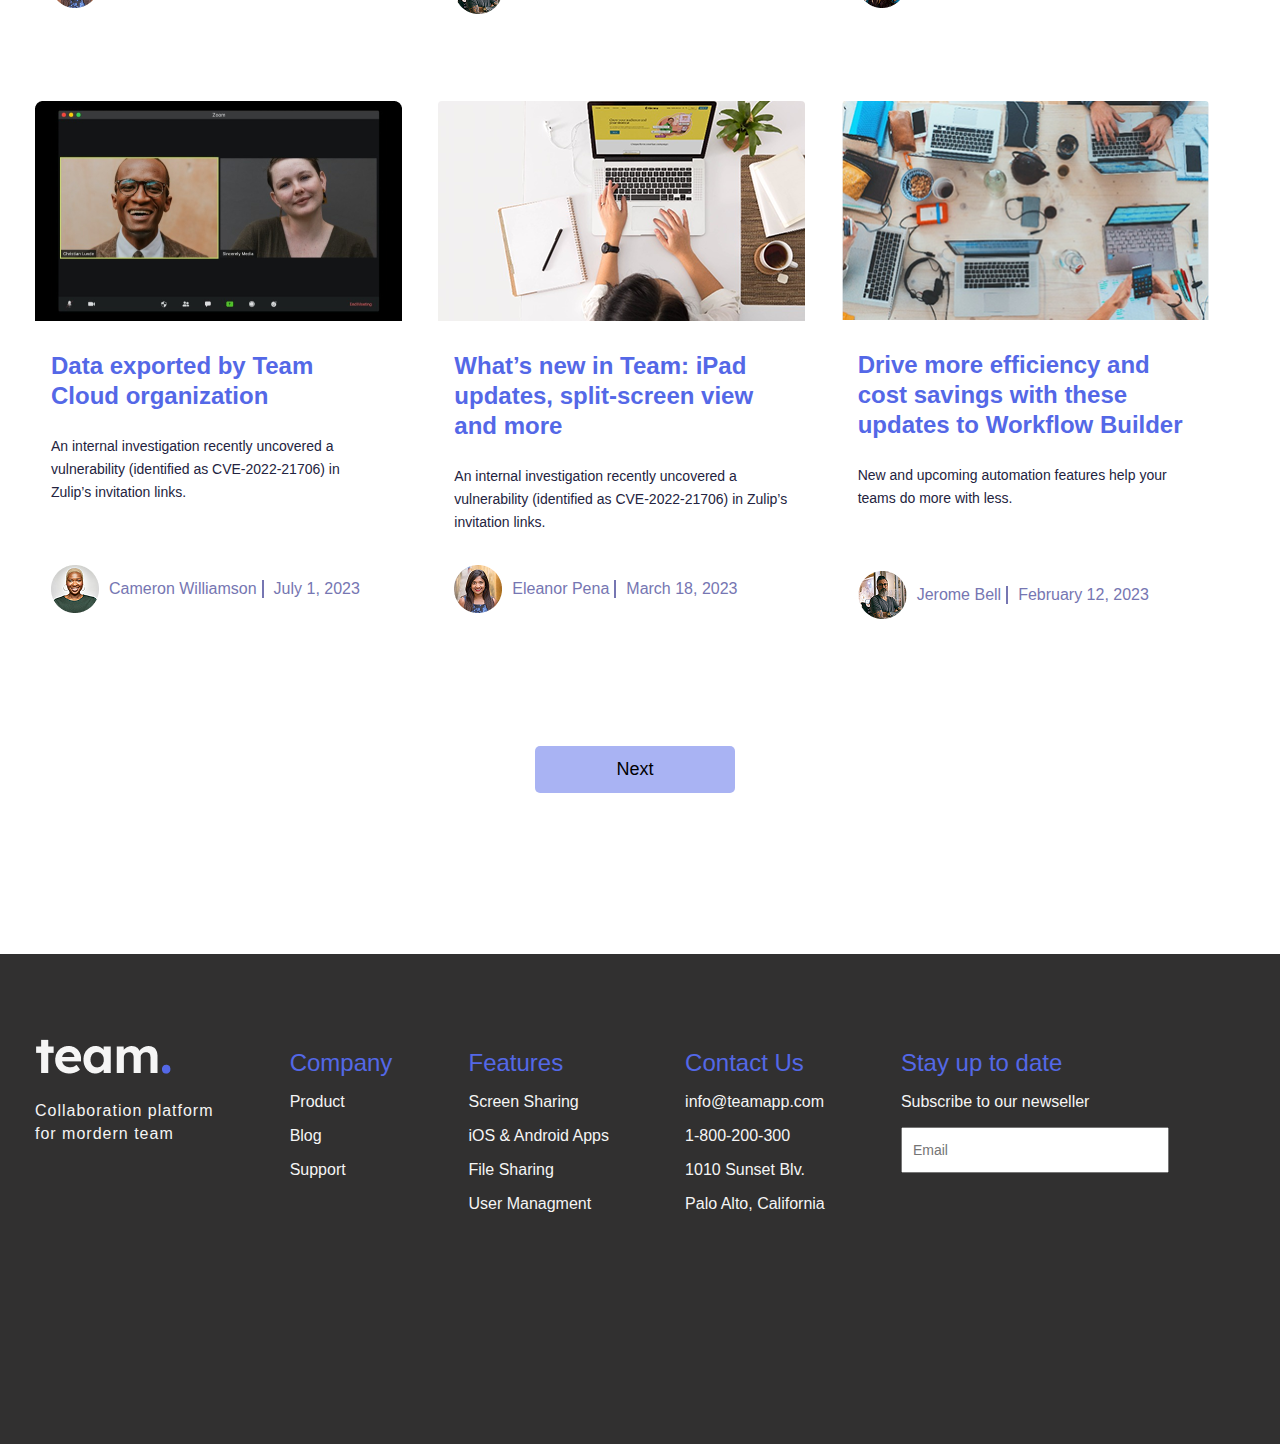
<file: scss/pages/blog.html>
<!DOCTYPE html>
<html lang="en">

<head>
    <meta charset="UTF-8">
    <meta name="viewport" content="width=device-width, initial-scale=1.0">
    <title>Document</title>
    <link rel="stylesheet" href="../../scss/styles.css">
</head>

<body>
    <header id="header">
        <div class="container novbar">
            <a href="../../index.html">
                <img class="novbar_logo" src="../../assets/blog/team. (2).png" alt="logo">
            </a>
            <ul class="novbar__menus novbar__menus2">
                <li>
                    <a href="../../index.html">Home</a>
                </li>
                <li>
                    <a href="">Product</a>
                </li>
                <li>
                    <a style="color: rgb(12, 206, 12);" href="./blog.html">Blog</a>
                </li>
                <li>
                    <a href="./support.html">Support</a>
                </li>
                <li>
                    <a href="./register.html">Log In</a>
                </li>
            </ul>
            <button id="toggle">
                <svg xmlns="http://www.w3.org/2000/svg" height="24px" viewBox="0 -960 960 960" width="24px"
                    fill="#000000">
                    <path d="M120-240v-80h720v80H120Zm0-200v-80h720v80H120Zm0-200v-80h720v80H120Z" />
                </svg>
            </button>

            <button class="novbar__button">
                <a href="">Get Access</a>
            </button>
        </div>
    </header>

    <ul id="nav_res" class="novbar__res__menus ">
        <div class="novbar__res__profile novbar__res__menus_li">
            <img src="../../assets/images/avatot.svg" alt="logo">
            <p class="nav__profile__description1">Begzod</p>
            <p class="nav__profile__description2">+998 77 014 77 03</p>
        </div>
        <li class="novbar__res__menus_li">
            <div class="nav__img">
                <svg xmlns="http://www.w3.org/2000/svg" height="30px" viewBox="0 -960 960 960" width="30px"
                    fill="#000000">
                    <path
                        d="M240-200h120v-240h240v240h120v-360L480-740 240-560v360Zm-80 80v-480l320-240 320 240v480H520v-240h-80v240H160Zm320-350Z" />
                </svg>
                <a href="../../index.html">Home</a>
            </div>
        </li>
        <li class="novbar__res__menus_li">
            <div class="nav__img">
                <svg xmlns="http://www.w3.org/2000/svg" height="30 px" viewBox="0 -960 960 960" width="30px"
                    fill="#1f1f1f">
                    <path
                        d="M240-80q-33 0-56.5-23.5T160-160v-480q0-33 23.5-56.5T240-720h80q0-66 47-113t113-47q66 0 113 47t47 113h80q33 0 56.5 23.5T800-640v480q0 33-23.5 56.5T720-80H240Zm0-80h480v-480h-80v80q0 17-11.5 28.5T600-520q-17 0-28.5-11.5T560-560v-80H400v80q0 17-11.5 28.5T360-520q-17 0-28.5-11.5T320-560v-80h-80v480Zm160-560h160q0-33-23.5-56.5T480-800q-33 0-56.5 23.5T400-720ZM240-160v-480 480Z" />
                </svg>
                <a href="">Product</a>
            </div>
        </li>
        <li class="novbar__res__menus_li">
            <div class="nav__img">
                <svg xmlns="http://www.w3.org/2000/svg" height="30px" viewBox="0 -960 960 960" width="30px"
                    fill="#0cce0c">
                    <path
                        d="M480-480q-66 0-113-47t-47-113q0-66 47-113t113-47q66 0 113 47t47 113q0 66-47 113t-113 47ZM160-160v-112q0-34 17.5-62.5T224-378q62-31 126-46.5T480-440q66 0 130 15.5T736-378q29 15 46.5 43.5T800-272v112H160Zm80-80h480v-32q0-11-5.5-20T700-306q-54-27-109-40.5T480-360q-56 0-111 13.5T260-306q-9 5-14.5 14t-5.5 20v32Zm240-320q33 0 56.5-23.5T560-640q0-33-23.5-56.5T480-720q-33 0-56.5 23.5T400-640q0 33 23.5 56.5T480-560Zm0-80Zm0 400Z" />
                </svg>
                <a style="color: #0cce0c;" href="./blog.html">Blog</a>
            </div>
        </li>
        <li class="novbar__res__menus_li">
            <div class="nav__img">
                <svg xmlns="http://www.w3.org/2000/svg" height="30px" viewBox="0 -960 960 960" width="30px"
                    fill="#000000">
                    <path
                        d="M440-120v-80h320v-284q0-117-81.5-198.5T480-764q-117 0-198.5 81.5T200-484v244h-40q-33 0-56.5-23.5T80-320v-80q0-21 10.5-39.5T120-469l3-53q8-68 39.5-126t79-101q47.5-43 109-67T480-840q68 0 129 24t109 66.5Q766-707 797-649t40 126l3 52q19 9 29.5 27t10.5 38v92q0 20-10.5 38T840-249v49q0 33-23.5 56.5T760-120H440Zm-80-280q-17 0-28.5-11.5T320-440q0-17 11.5-28.5T360-480q17 0 28.5 11.5T400-440q0 17-11.5 28.5T360-400Zm240 0q-17 0-28.5-11.5T560-440q0-17 11.5-28.5T600-480q17 0 28.5 11.5T640-440q0 17-11.5 28.5T600-400Zm-359-62q-7-106 64-182t177-76q89 0 156.5 56.5T720-519q-91-1-167.5-49T435-698q-16 80-67.5 142.5T241-462Z" />
                </svg>
                <a href="./support.html">Support</a>
            </div>
        </li>
        <li class="novbar__res__menus_li">
            <div class="nav__img">
                <svg xmlns="http://www.w3.org/2000/svg" height="30px" viewBox="0 -960 960 960" width="30px"
                    fill="#000000">
                    <path
                        d="M234-276q51-39 114-61.5T480-360q69 0 132 22.5T726-276q35-41 54.5-93T800-480q0-133-93.5-226.5T480-800q-133 0-226.5 93.5T160-480q0 59 19.5 111t54.5 93Zm246-164q-59 0-99.5-40.5T340-580q0-59 40.5-99.5T480-720q59 0 99.5 40.5T620-580q0 59-40.5 99.5T480-440Zm0 360q-83 0-156-31.5T197-197q-54-54-85.5-127T80-480q0-83 31.5-156T197-763q54-54 127-85.5T480-880q83 0 156 31.5T763-763q54 54 85.5 127T880-480q0 83-31.5 156T763-197q-54 54-127 85.5T480-80Zm0-80q53 0 100-15.5t86-44.5q-39-29-86-44.5T480-280q-53 0-100 15.5T294-220q39 29 86 44.5T480-160Zm0-360q26 0 43-17t17-43q0-26-17-43t-43-17q-26 0-43 17t-17 43q0 26 17 43t43 17Zm0-60Zm0 360Z" />
                </svg>
                <a href="./register.html">Log In</a>
            </div>
        </li>
        <li class="novbar__res__menus_li" id="Confidential">
            <div class="nav__btn">
                <svg xmlns="http://www.w3.org/2000/svg" height="24px" viewBox="0 -960 960 960" width="24px"
                    fill="#000000">
                    <path
                        d="M420-360h120l-23-129q20-10 31.5-29t11.5-42q0-33-23.5-56.5T480-640q-33 0-56.5 23.5T400-560q0 23 11.5 42t31.5 29l-23 129Zm60 280q-139-35-229.5-159.5T160-516v-244l320-120 320 120v244q0 152-90.5 276.5T480-80Zm0-84q104-33 172-132t68-220v-189l-240-90-240 90v189q0 121 68 220t172 132Zm0-316Z" />
                </svg>
                <div>
                    <button>
                        <p style="color: black;">Confidential</p>
                    </button>
                </div>
            </div>
        </li>
        <li class="novbar__res__menus_li" id="close">
            <svg class="nav_button_img" xmlns="http://www.w3.org/2000/svg" height="30px" viewBox="0 -960 960 960"
                width="30px" fill="#000000">
                <path
                    d="m256-200-56-56 224-224-224-224 56-56 224 224 224-224 56 56-224 224 224 224-56 56-224-224-224 224Z" />
            </svg>
        </li>
        <div id="password__head">
            <div class="password__content password__li password__hide">
                <p class="password__description">Confidential</p>
            </div>
            <li class="password__li !important password__hide">
                <div class="password__content ">
                    <svg xmlns="http://www.w3.org/2000/svg" height="24px" viewBox="0 -960 960 960" width="24px"
                        fill="#1f1f1f#1f1f1f#1f1f1f">
                        <path
                            d="M240-80q-33 0-56.5-23.5T160-160v-400q0-33 23.5-56.5T240-640h40v-80q0-83 58.5-141.5T480-920q83 0 141.5 58.5T680-720v80h40q33 0 56.5 23.5T800-560v400q0 33-23.5 56.5T720-80H240Zm0-80h480v-400H240v400Zm240-120q33 0 56.5-23.5T560-360q0-33-23.5-56.5T480-440q-33 0-56.5 23.5T400-360q0 33 23.5 56.5T480-280ZM360-640h240v-80q0-50-35-85t-85-35q-50 0-85 35t-35 85v80ZM240-160v-400 400Z" />
                    </svg>
                    <a href="./change_password.html">
                        <p style="color: black;">Change Password</p>
                    </a>
                </div>
            </li>
            <li class="password__li !important password__hide" id="privacy__head">
                <div class="password__content">
                    <svg xmlns="http://www.w3.org/2000/svg" height="24px" viewBox="0 -960 960 960" width="24px"
                        fill="#1f1f1f#1f1f1f#1f1f1f">
                        <path
                            d="M480-520q-50 0-85-35t-35-85q0-50 35-85t85-35q50 0 85 35t35 85q0 50-35 85t-85 35Zm0-80q17 0 28.5-11.5T520-640q0-17-11.5-28.5T480-680q-17 0-28.5 11.5T440-640q0 17 11.5 28.5T480-600ZM240-280v-76q0-21 10.5-39.5T279-425q45-26 95-40.5T480-480q56 0 106 14.5t95 40.5q18 11 28.5 29.5T720-356v76H240Zm240-120q-41 0-80 10t-74 30h308q-35-20-74-30t-80-10Zm369-234q-31-73-86.5-128.5T634-849l31-74q88 36 154.5 103T923-665l-74 31Zm-738 0-74-31q37-88 103.5-154.5T295-923l31 74q-73 31-128.5 86.5T111-634ZM295-37q-88-36-154.5-103T37-295l74-31q31 73 86.5 128.5T326-111l-31 74Zm370 0-31-74q73-31 128.5-86.5T849-326l74 31q-36 88-103 154.5T665-37ZM480-640Zm0 280h154-308 154Z" />
                    </svg>
                    <p>User Privacy</p>
                </div>
            </li>
            <div id="privacy__content">
                <h3> User Privacy</h3>
                <p>
                    We respect your privacy and are committed to protecting your personal information. Your data
                    belongs
                    to you, and we make sure it stays safe and private. <br> <br>

                    We do not access, read, or share your messages or files without your permission. You have full
                    control over your information and can manage or delete it anytime. <br> <br>

                    Our systems are designed to keep your data secure, and we never use it for advertising or
                    tracking
                    purposes.</p>
                <svg id="privacy__close" xmlns="http://www.w3.org/2000/svg" height="24px" viewBox="0 -960 960 960"
                    width="24px" fill="#1f1f1f#1f1f1f#1f1f1f">
                    <path d="M560-240 320-480l240-240 56 56-184 184 184 184-56 56Z" />
                </svg>
            </div>
            <li class="password__li !important password__hide" id="data__head">
                <div class="password__content">
                    <svg xmlns="http://www.w3.org/2000/svg" height="24px" viewBox="0 -960 960 960" width="24px"
                        fill="#1f1f1f#1f1f1f#1f1f1f">
                        <path
                            d="M440-280h80v-240h-80v240Zm40-320q17 0 28.5-11.5T520-640q0-17-11.5-28.5T480-680q-17 0-28.5 11.5T440-640q0 17 11.5 28.5T480-600Zm0 520q-139-35-229.5-159.5T160-516v-244l320-120 320 120v244q0 152-90.5 276.5T480-80Zm0-84q104-33 172-132t68-220v-189l-240-90-240 90v189q0 121 68 220t172 132Zm0-316Z" />
                    </svg>
                    <p>Data Protection</p>
                </div>
            </li>
            <div id="Data">
                <h3> Data Privacy</h3>
                <p>
                    We take your privacy seriously. We collect only the necessary information to provide and improve our
                    services. Your personal data is never sold or shared with third parties without your permission.
                    <br> <br>

                    All user data is stored securely and encrypted. You can request to view, update, or delete your
                    information at any time by contacting our support team. <br> <br>

                    We follow international data privacy laws, including GDPR and other relevant regulations.
                </p>
                <svg id="data__close" xmlns="http://www.w3.org/2000/svg" height="24px" viewBox="0 -960 960 960"
                    width="24px" fill="#1f1f1f#1f1f1f#1f1f1f">
                    <path d="M560-240 320-480l240-240 56 56-184 184 184 184-56 56Z" />
                </svg>
            </div>
            <li class="password__li !important password__hide" id="securty_head">
                <div class="password__content">
                    <svg xmlns="http://www.w3.org/2000/svg" height="24px" viewBox="0 -960 960 960" width="24px"
                        fill="#1f1f1f#1f1f1f#1f1f1f">
                        <path
                            d="M480-80q-139-35-229.5-159.5T160-516v-244l320-120 320 120v244q0 152-90.5 276.5T480-80Zm0-84q97-30 162-118.5T718-480H480v-315l-240 90v207q0 7 2 18h238v316Z" />
                    </svg>
                    <p>Security Measures</p>
                </div>
            </li>
            <div id="securty">
                <h3> Security</h3>
                <p> We are committed to protecting your personal data. We implement a variety of security measures to
                    maintain the safety of your information, including: <br> <br>
                    • SSL encryption to protect data during transmission <br> <br>
                    • Secure servers and firewalls to prevent unauthorized access <br> <br>
                    • Access control so only authorized personnel can view sensitive data <br> <br>
                    • Regular security audits and updates to keep our systems safe <br> <br>

                    Your data security is our top priority.</p>
                <svg id="securty__close" xmlns="http://www.w3.org/2000/svg" height="24px" viewBox="0 -960 960 960"
                    width="24px" fill="#1f1f1f#1f1f1f#1f1f1f">
                    <path d="M560-240 320-480l240-240 56 56-184 184 184 184-56 56Z" />
                </svg>
            </div>
            <li class="password__li !important password__hide" id="user_rights_head">
                <div class="password__content">
                    <svg xmlns="http://www.w3.org/2000/svg" height="24px" viewBox="0 -960 960 960" width="24px"
                        fill="#1f1f1f#1f1f1f#1f1f1f">
                        <path
                            d="M560-680v-80h320v80H560Zm0 160v-80h320v80H560Zm0 160v-80h320v80H560Zm-240-40q-50 0-85-35t-35-85q0-50 35-85t85-35q50 0 85 35t35 85q0 50-35 85t-85 35ZM80-160v-76q0-21 10-40t28-30q45-27 95.5-40.5T320-360q56 0 106.5 13.5T522-306q18 11 28 30t10 40v76H80Zm86-80h308q-35-20-74-30t-80-10q-41 0-80 10t-74 30Zm154-240q17 0 28.5-11.5T360-520q0-17-11.5-28.5T320-560q-17 0-28.5 11.5T280-520q0 17 11.5 28.5T320-480Zm0-40Zm0 280Z" />
                    </svg>
                    <p>User Rights</p>
                </div>
            </li>
            <div id="user_rights">
                <h3>User Rights</h3>
                <p> We respect your rights regarding your personal data. As a user, you have the right to: <br> <br>
                    • Access the personal information we collect about you <br> <br>
                    • Request corrections to inaccurate or outdated data <br> <br>
                    • Delete your personal data at any time <br> <br>
                    • Withdraw consent for data processing <br> <br>
                    • Request a copy of your stored information (data portability) <br> <br>
                    • Object to how your data is used for marketing or analytics <br> <br>

                    To exercise any of these rights, please contact us at [your contact email or form].</p>
                <svg id="user__close" xmlns="http://www.w3.org/2000/svg" height="24px" viewBox="0 -960 960 960"
                    width="24px" fill="#1f1f1f#1f1f1f#1f1f1f">
                    <path d="M560-240 320-480l240-240 56 56-184 184 184 184-56 56Z" />
                </svg>
            </div>
            <li id="open">
                <svg class="password__li password__hide" xmlns="http://www.w3.org/2000/svg" height="40px"
                    viewBox="0 -960 960 960" width="40px" fill="#1f1f1f#1f1f1f#1f1f1f">
                    <path d="M560-240 320-480l240-240 56 56-184 184 184 184-56 56Z" />
                </svg>
            </li>

        </div>
        <!-- <div class="nav__img__logo">
                <a href="https://www.youtube.com/">
                    <img src="./assets/images/youtube.png" alt="logo">
                </a>
                <a href="https://www.instagram.com/">
                    <img src="./assets/images/instagram.png" alt="logo">
                </a>
                <a href="https://x.com/">
                    <img src="./assets/images/twitter.png" alt="logo">
                </a>
            </div> -->
        </li>
    </ul>
    <main>
        <section id="team">
            <div class="container">
                <h1 class="team__title">Blog</h1>
                <p class="team__description">Open-source threaded team chat that helps teams stay productive and
                    focused.</p>
            </div>
        </section>
        <section id="info">
            <div class="container">
                <div class="info__cards">
                    <div class="info__card">
                        <img class="info__card__img" src="../../assets/blog/tom_and_Julia.png" alt="rasim">
                        <h3>Data exported by Team <br> Cloud organization</h3>
                        <p class="info__card__description">An internal investigation recently uncovered a <br>
                            vulnerability (identified as
                            CVE-2022-21706)
                            in <br> Zulip’s invitation links.</p>
                        <div class="info__card__profile">
                            <img src="../../assets/blog/Julia_avator.png" alt="rasim">
                            <p class="info__card__profile__description">Cameron Williamson</p>
                            <p>July 1, 2023</p>
                        </div>
                    </div>
                    <div class="info__card">
                        <img class="info__card__img" src="../../assets/blog/lana.png" alt="rasim">
                        <h3>Swap long video calls and <br> emails for asynchronous <br> video</h3>
                        <p class="info__card__description">Meetings are essential for communication and <br> team
                            building,
                            but they’re often unproductive. <br> Asynchronous video to the rescue.</p>
                        <div class="info__card__profile info__card__profile__additior">
                            <img src="../../assets/blog/rober_avator.png" alt="rasim">
                            <p class="info__card__profile__description">Robert Fox</p>
                            <p>June 21, 2023</p>
                        </div>
                    </div>
                    <div class="info__card">
                        <img class="info__card__img" src="../../assets/blog/malumot.png" alt="rasim">
                        <h3>Flexibility reigns: six key <br> takeaways from Frontiers <br>2023</h3>
                        <p class="info__card__description">The future of work is having a digital HQ that <br> works for
                            you.</p>
                        <div class="info__card__profile info__card__profile__additior2">
                            <img src="../../assets/blog/jenny_avator.png" alt="rasim">
                            <p class="info__card__profile__description">Jenny Wilson</p>
                            <p>June 10, 2023</p>
                        </div>
                    </div>
                    <div class="info__card">
                        <img class="info__card__img" src="../../assets/blog/command'.png" alt="rasim">
                        <h3>Flexibility reigns: six key <br> takeaways from Frontiers <br>2023</h3>
                        <p class="info__card__description">The future of work is having a digital HQ that <br> works for
                            you.</p>
                        <div class="info__card__profile info__card__profile__additior2">
                            <img src="../../assets/blog/jenny_avator.png" alt="rasim">
                            <p class="info__card__profile__description">Jenny Wilson</p>
                            <p>June 10, 2023</p>
                        </div>
                    </div>
                    <div class="info__card">
                        <img class="info__card__img" src="../../assets/blog/malumot.png" alt="rasim">
                        <h3>Flexibility reigns: six key <br> takeaways from Frontiers <br>2023</h3>
                        <p class="info__card__description">The future of work is having a digital HQ that <br> works for
                            you.</p>
                        <div class="info__card__profile info__card__profile__additior2">
                            <img src="../../assets/blog/jenny_avator.png" alt="rasim">
                            <p class="info__card__profile__description">Jenny Wilson</p>
                            <p>June 10, 2023</p>
                        </div>
                    </div>
                    <div class="info__card">
                        <img class="info__card__img" src="../../assets/blog/command'.png" alt="rasim">
                        <h3>Flexibility reigns: six key <br> takeaways from Frontiers <br>2023</h3>
                        <p class="info__card__description">The future of work is having a digital HQ that <br> works for
                            you.</p>
                        <div class="info__card__profile info__card__profile__additior2">
                            <img src="../../assets/blog/jenny_avator.png" alt="rasim">
                            <p class="info__card__profile__description">Jenny Wilson</p>
                            <p>June 10, 2023</p>
                        </div>
                    </div>
                </div>
            </div>
        </section>

        <section id="info">
            <div class="container">
                <div class="info__cards">
                    <div class="info__card">
                        <img class="info__card__img" src="../../assets/blog/office.png" alt="rasim">
                        <h3>Team plus Sales Cloud: Your <br> sales team’s new digital HQ</h3>
                        <p class="info__card__description">Why everyone on your sales team will benefit <br> from our
                            app’s killer features.</p>
                        <div class="info__card__profile info__card__profile__additior3">
                            <p class="info__card__profile__description">Cameron Williamson</p>
                            <p>July 1, 2023</p>
                        </div>
                    </div>
                    <div class="info__card">
                        <img class="info__card__img" src="../../assets/blog/robot.png" alt="rasim">
                        <h3>Swap long video calls and <br> emails for asynchronous <br> video</h3>
                        <p class="info__card__description">Meetings are essential for communication and <br> team
                            building,
                            but they’re often unproductive. <br> Asynchronous video to the rescue.</p>
                        <div class="info__card__profile info__card__profile__additior">
                            <img src="../../assets/blog/devon_avator.png" alt="rasim">
                            <p class="info__card__profile__description">Devon Lane</p>
                            <p>May 22, 2023</p>
                        </div>
                    </div>
                    <div class="info__card">
                        <img class="info__card__img" src="../../assets/blog/max.png" alt="rasim">
                        <h3>Steve Dotto’s top 10 tips for <br> overcoming workplace <br> hiccups</h3>
                        <p class="info__card__description">TThe executive producer of Dotto Tech shares his <br>
                            favorite
                            Slack strategies for conquering <br> common challenges in the digital-first workplace.</p>
                        <div class="info__card__profile info__card__profile__additior6">
                            <p class="info__card__profile__description">Jenny Wilson</p>
                            <p>June 10, 2023</p>
                        </div>
                    </div>
                    <div class="info__card">
                        <img class="info__card__img" src="../../assets/blog/alexa.png" alt="rasim">
                        <h3>Steve Dotto’s top 10 tips for <br> overcoming workplace <br> hiccups</h3>
                        <p class="info__card__description">TThe executive producer of Dotto Tech shares his <br>
                            favorite
                            Slack strategies for conquering <br> common challenges in the digital-first workplace.</p>
                        <div class="info__card__profile info__card__profile__additior6">
                            <p class="info__card__profile__description">Jenny Wilson</p>
                            <p>June 10, 2023</p>
                        </div>
                    </div>
                    <div class="info__card">
                        <img class="info__card__img" src="../../assets/blog/max.png" alt="rasim">
                        <h3>Steve Dotto’s top 10 tips for <br> overcoming workplace <br> hiccups</h3>
                        <p class="info__card__description">TThe executive producer of Dotto Tech shares his <br>
                            favorite
                            Slack strategies for conquering <br> common challenges in the digital-first workplace.</p>
                        <div class="info__card__profile info__card__profile__additior6">
                            <p class="info__card__profile__description">Jenny Wilson</p>
                            <p>June 10, 2023</p>
                        </div>
                    </div>
                    <div class="info__card">
                        <img class="info__card__img" src="../../assets/blog/alexa.png" alt="rasim">
                        <h3>Steve Dotto’s top 10 tips for <br> overcoming workplace <br> hiccups</h3>
                        <p class="info__card__description">TThe executive producer of Dotto Tech shares his <br>
                            favorite
                            Slack strategies for conquering <br> common challenges in the digital-first workplace.</p>
                        <div class="info__card__profile info__card__profile__additior6">
                            <p class="info__card__profile__description">Jenny Wilson</p>
                            <p>June 10, 2023</p>
                        </div>
                    </div>
                </div>
            </div>
        </section>

        <section id="info">
            <div class="container">
                <div class="info__cards">
                    <div class="info__card">
                        <img class="info__card__img" src="../../assets/blog/alexa.png" alt="rasim">
                        <h3>What’s new in Team: iPad <br> updates, split-screen view <br> and more</h3>
                        <p class="info__card__description">An internal investigation recently uncovered a vulnerability
                            (identified as CVE-2022-21706) in Zulip’s invitation links.</p>
                        <div class="info__card__profile info__card__profile__additior">
                            <img src="../../assets/blog/elenora.png" alt="rasim">
                            <p class="info__card__profile__description">Eleanor Pena</p>
                            <p>March 18, 2023</p>
                        </div>
                    </div>
                    <div class="info__card">
                        <img class="info__card__img" src="../../assets/blog/work.png" alt="rasim">
                        <h3>Drive more efficiency and <br> cost savings with these <br> updates to Workflow Builder</h3>
                        <p class="info__card__description">New and upcoming automation features help your teams do more
                            with less.</p>
                        <div class="info__card__profile info__card__profile__additior1">
                            <img src="../../assets/blog/Jorome.png" alt="rasim">
                            <p class="info__card__profile__description">Jerome Bell</p>
                            <p>February 12, 2023</p>
                        </div>
                    </div>
                    <div class="info__card">
                        <img class="info__card__img" src="../../assets/blog/command'.png" alt="rasim">
                        <h3>7 tips to onboard sales reps <br> with ease</h3>
                        <p class="info__card__description">The executive producer of Dotto Tech shares his <br> favorite
                            Slack strategies for conquering <br> common challenges in the digital-first workplace.</p>
                        <div class="info__card__profile info__card__profile__additior1">
                            <img src="../../assets/blog/Savannah.png" alt="rasim">
                            <p class="info__card__profile__description">Savannah Nguyen</p>
                            <p>January 7, 2023</p>
                        </div>
                    </div>
                    <div class="info__card">
                        <img class="info__card__img" src="../../assets/blog/tom_and_Julia.png" alt="rasim">
                        <h3>Data exported by Team <br> Cloud organization</h3>
                        <p class="info__card__description">An internal investigation recently uncovered a <br>
                            vulnerability (identified as
                            CVE-2022-21706)
                            in <br> Zulip’s invitation links.</p>
                        <div class="info__card__profile">
                            <img src="../../assets/blog/Julia_avator.png" alt="rasim">
                            <p class="info__card__profile__description">Cameron Williamson</p>
                            <p>July 1, 2023</p>
                        </div>
                    </div>
                    <div class="info__card">
                        <img class="info__card__img" src="../../assets/blog/alexa.png" alt="rasim">
                        <h3>What’s new in Team: iPad <br> updates, split-screen view <br> and more</h3>
                        <p class="info__card__description">An internal investigation recently uncovered a vulnerability
                            (identified as CVE-2022-21706) in Zulip’s invitation links.</p>
                        <div class="info__card__profile info__card__profile__additior">
                            <img src="../../assets/blog/elenora.png" alt="rasim">
                            <p class="info__card__profile__description">Eleanor Pena</p>
                            <p>March 18, 2023</p>
                        </div>
                    </div>
                    <div class="info__card">
                        <img class="info__card__img" src="../../assets/blog/work.png" alt="rasim">
                        <h3>Drive more efficiency and <br> cost savings with these <br> updates to Workflow Builder</h3>
                        <p class="info__card__description">New and upcoming automation features help your teams do more
                            with less.</p>
                        <div class="info__card__profile info__card__profile__additior1">
                            <img src="../../assets/blog/Jorome.png" alt="rasim">
                            <p class="info__card__profile__description">Jerome Bell</p>
                            <p>February 12, 2023</p>
                        </div>
                    </div>
                </div>
                <button class="info__button">
                    <a href="./blog_two.html">
                        Next
                    </a>
                </button>
            </div>
        </section>

    </main>

    <script src="../../Js/main.js"></script>

    <footer>
        <div class="container">
            <div class="footer__content">
                <div>
                    <img src="../../assets/images/Head_logo.png" alt="logo">
                    <p class="footer__description">Collaboration platform <br> for mordern team </p>
                </div>
                <ul class="footer__menus">
                    <li class="footer__menus__first">Company</li>
                    <li>Product</li>
                    <li>Blog</li>
                    <li>Support</li>
                </ul>
                <ul class="footer__menus">
                    <li class="footer__menus__first">Features</li>
                    <li>Screen Sharing</li>
                    <li>iOS & Android Apps</li>
                    <li>File Sharing</li>
                    <li>User Managment</li>
                </ul>
                <ul class="footer__menus">
                    <li class="footer__menus__first">Contact Us</li>
                    <li>info@teamapp.com</li>
                    <li>1-800-200-300</li>
                    <li>1010 Sunset Blv.</li>
                    <li>Palo Alto, California</li>
                </ul>
                <ul class="footer__menus">
                    <li class="footer__menus__first">Stay up to date </li>
                    <li>Subscribe to our newseller</li>
                    <li>
                        <form>
                            <input class="footer__input" required placeholder="Email" type="email">
                        </form>
                    </li>
                </ul>
            </div>
        </div>
    </footer>
</body>

</html>
</file>
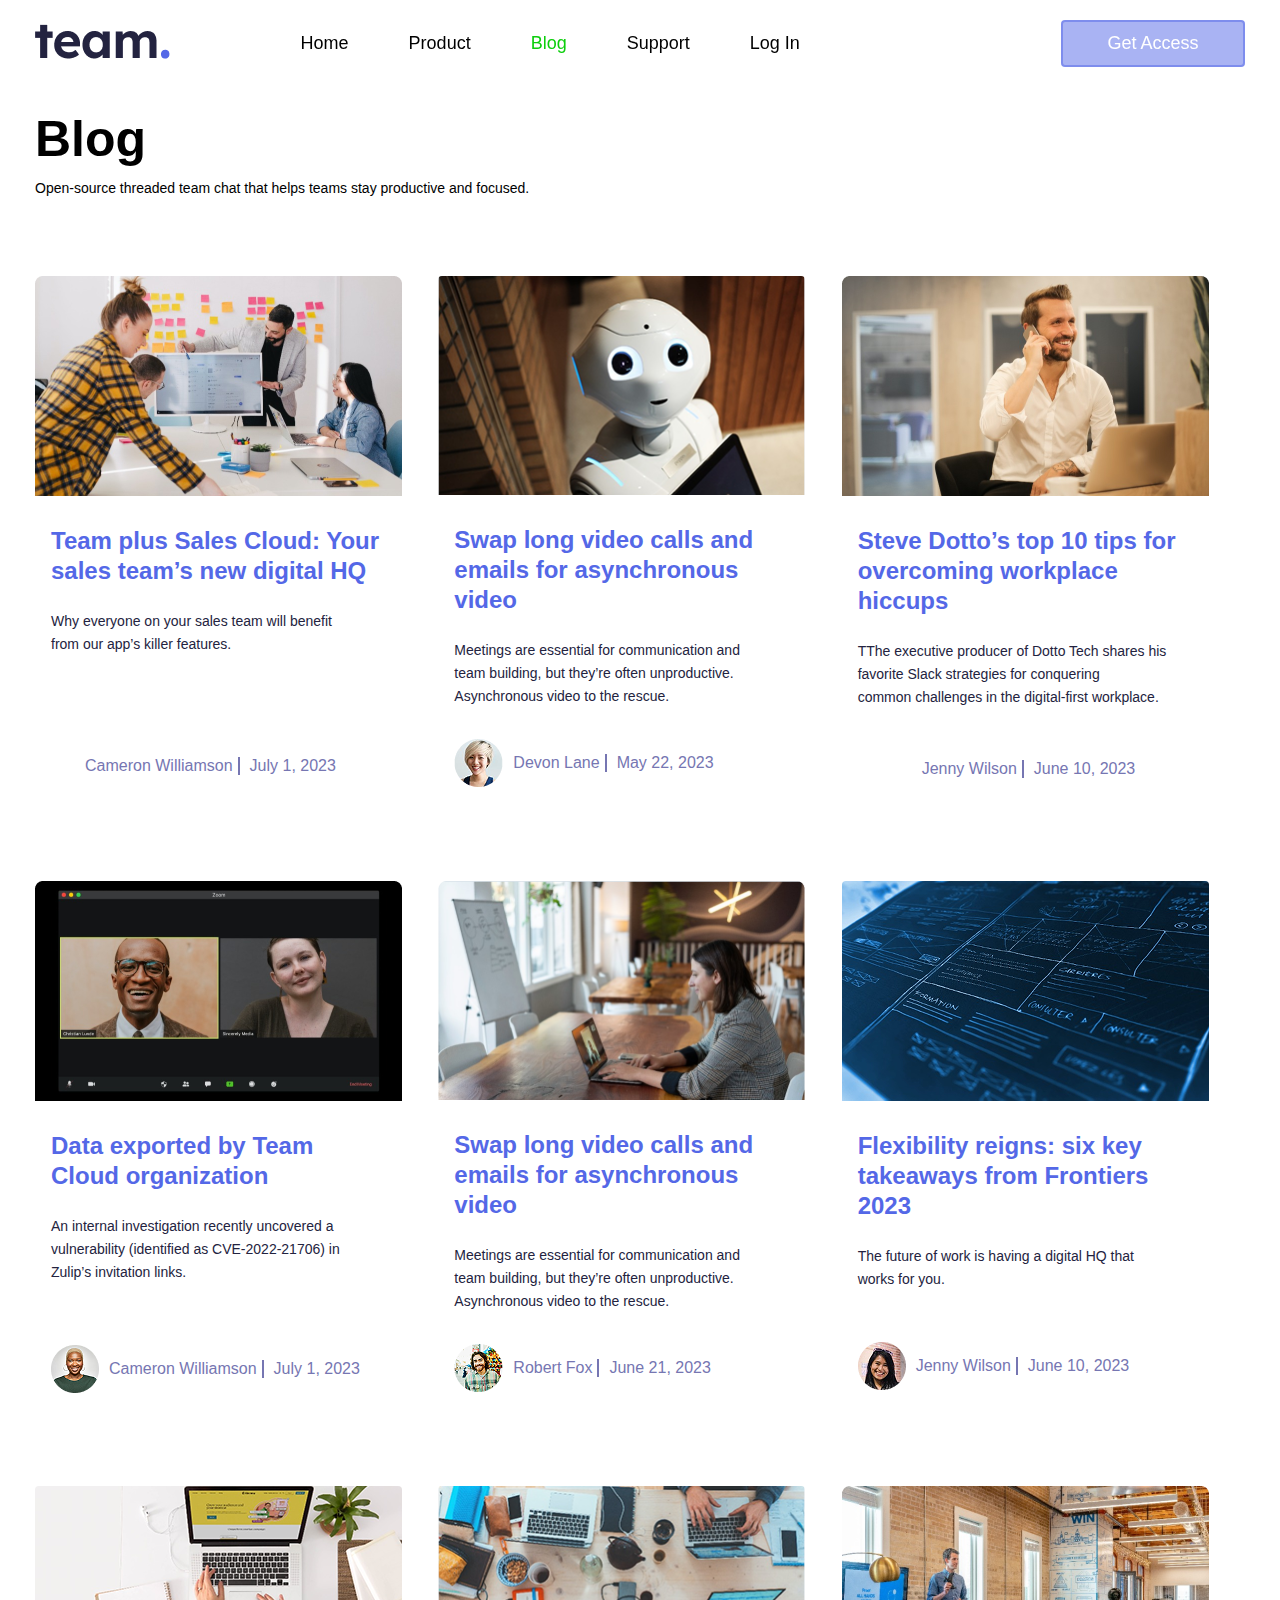
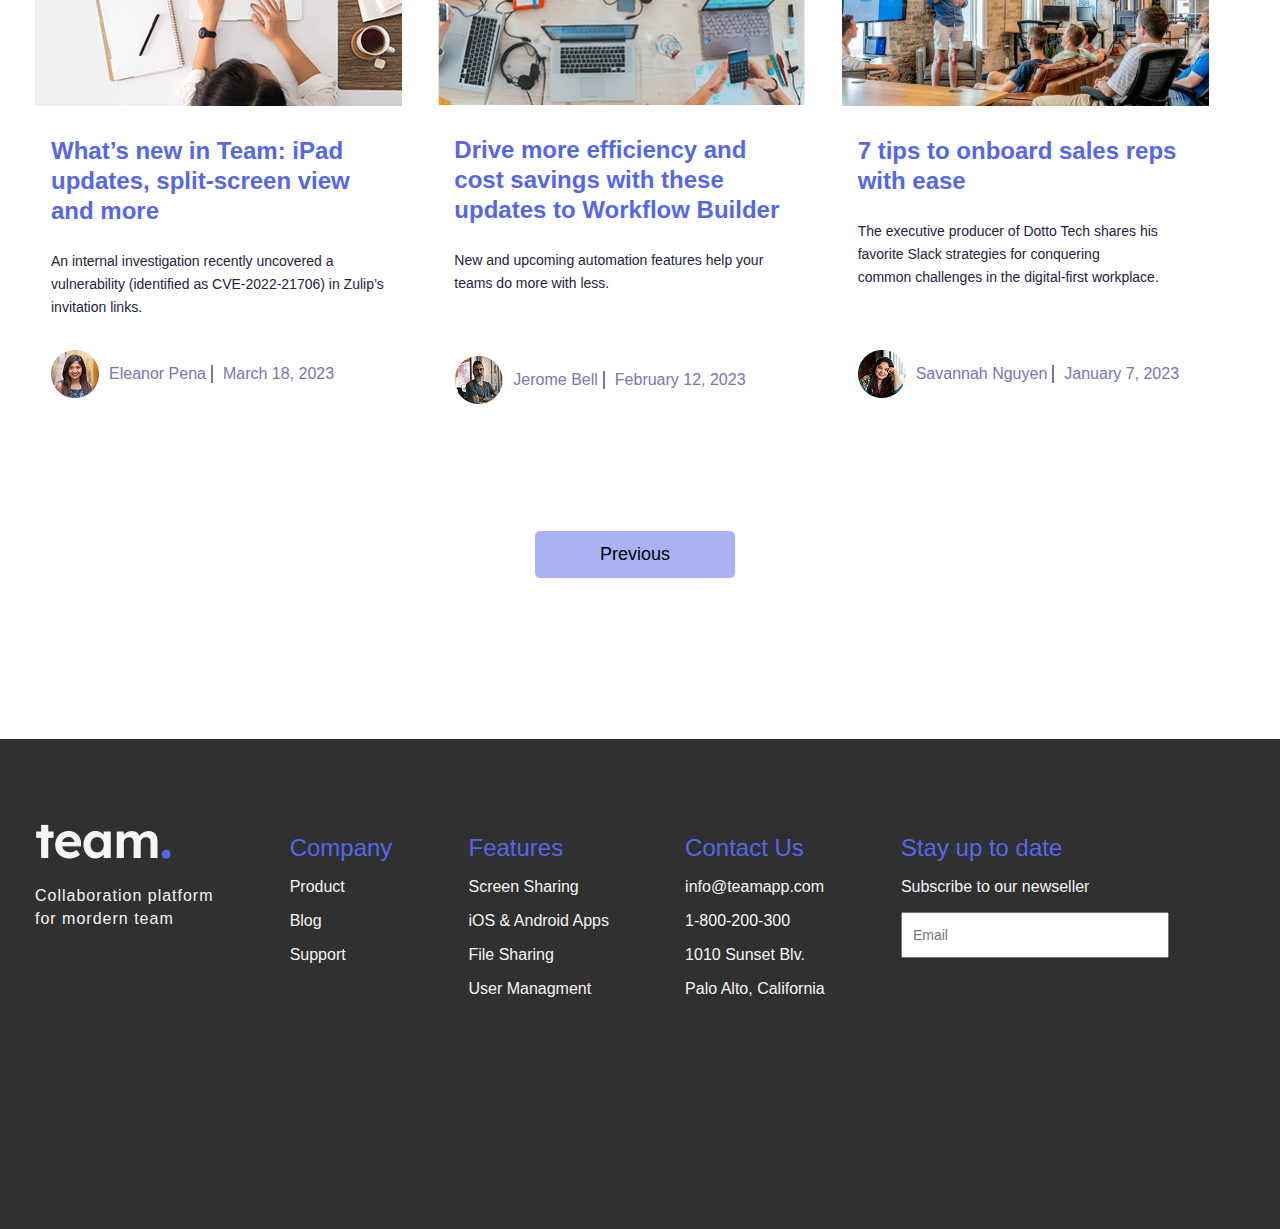
<file: scss/pages/blog_two.html>
<!DOCTYPE html>
<html lang="en">

<head>
    <meta charset="UTF-8">
    <meta name="viewport" content="width=device-width, initial-scale=1.0">
    <title>Blog_2</title>
    <link rel="stylesheet" href="../../scss/styles.css">
</head>

<body>
    <header id="header">
        <div class="container novbar">
            <a href="../../index.html">
                <img class="novbar_logo" src="../../assets/blog/team. (2).png" alt="logo">
            </a>
            <ul class="novbar__menus novbar__menus2">
                <li>
                    <a href="../../index.html">Home</a>
                </li>
                <li>
                    <a href="">Product</a>
                </li>
                <li>
                    <a style="color: rgb(12, 206, 12);" href="./blog.html">Blog</a>
                </li>
                <li>
                    <a href="./support.html">Support</a>
                </li>
                <li>
                    <a href="./register.html">Log In</a>
                </li>
            </ul>
            <button id="toggle">
                <svg xmlns="http://www.w3.org/2000/svg" height="24px" viewBox="0 -960 960 960" width="24px"
                    fill="#000000">
                    <path d="M120-240v-80h720v80H120Zm0-200v-80h720v80H120Zm0-200v-80h720v80H120Z" />
                </svg>
            </button>

            <button class="novbar__button">
                <a href="">Get Access</a>
            </button>
        </div>
    </header>

    <ul id="nav_res" class="novbar__res__menus ">
        <div class="novbar__res__profile novbar__res__menus_li">
            <img src="../../assets/images/avatot.svg" alt="logo">
            <p class="nav__profile__description1">Begzod</p>
            <p class="nav__profile__description2">+998 77 014 77 03</p>
        </div>
        <li class="novbar__res__menus_li">
            <div class="nav__img">
                <svg xmlns="http://www.w3.org/2000/svg" height="30px" viewBox="0 -960 960 960" width="30px"
                    fill="#000000">
                    <path
                        d="M240-200h120v-240h240v240h120v-360L480-740 240-560v360Zm-80 80v-480l320-240 320 240v480H520v-240h-80v240H160Zm320-350Z" />
                </svg>
                <a href="../../index.html">Home</a>
            </div>
        </li>
        <li class="novbar__res__menus_li">
            <div class="nav__img">
                <svg xmlns="http://www.w3.org/2000/svg" height="30 px" viewBox="0 -960 960 960" width="30px"
                    fill="#1f1f1f">
                    <path
                        d="M240-80q-33 0-56.5-23.5T160-160v-480q0-33 23.5-56.5T240-720h80q0-66 47-113t113-47q66 0 113 47t47 113h80q33 0 56.5 23.5T800-640v480q0 33-23.5 56.5T720-80H240Zm0-80h480v-480h-80v80q0 17-11.5 28.5T600-520q-17 0-28.5-11.5T560-560v-80H400v80q0 17-11.5 28.5T360-520q-17 0-28.5-11.5T320-560v-80h-80v480Zm160-560h160q0-33-23.5-56.5T480-800q-33 0-56.5 23.5T400-720ZM240-160v-480 480Z" />
                </svg>
                <a href="">Product</a>
            </div>
        </li>
        <li class="novbar__res__menus_li">
            <div class="nav__img">
                <svg xmlns="http://www.w3.org/2000/svg" height="30px" viewBox="0 -960 960 960" width="30px"
                    fill="#0cce0c">
                    <path
                        d="M480-480q-66 0-113-47t-47-113q0-66 47-113t113-47q66 0 113 47t47 113q0 66-47 113t-113 47ZM160-160v-112q0-34 17.5-62.5T224-378q62-31 126-46.5T480-440q66 0 130 15.5T736-378q29 15 46.5 43.5T800-272v112H160Zm80-80h480v-32q0-11-5.5-20T700-306q-54-27-109-40.5T480-360q-56 0-111 13.5T260-306q-9 5-14.5 14t-5.5 20v32Zm240-320q33 0 56.5-23.5T560-640q0-33-23.5-56.5T480-720q-33 0-56.5 23.5T400-640q0 33 23.5 56.5T480-560Zm0-80Zm0 400Z" />
                </svg>
                <a style="color: #0cce0c;" href="./blog.html">Blog</a>
            </div>
        </li>
        <li class="novbar__res__menus_li">
            <div class="nav__img">
                <svg xmlns="http://www.w3.org/2000/svg" height="30px" viewBox="0 -960 960 960" width="30px"
                    fill="#000000">
                    <path
                        d="M440-120v-80h320v-284q0-117-81.5-198.5T480-764q-117 0-198.5 81.5T200-484v244h-40q-33 0-56.5-23.5T80-320v-80q0-21 10.5-39.5T120-469l3-53q8-68 39.5-126t79-101q47.5-43 109-67T480-840q68 0 129 24t109 66.5Q766-707 797-649t40 126l3 52q19 9 29.5 27t10.5 38v92q0 20-10.5 38T840-249v49q0 33-23.5 56.5T760-120H440Zm-80-280q-17 0-28.5-11.5T320-440q0-17 11.5-28.5T360-480q17 0 28.5 11.5T400-440q0 17-11.5 28.5T360-400Zm240 0q-17 0-28.5-11.5T560-440q0-17 11.5-28.5T600-480q17 0 28.5 11.5T640-440q0 17-11.5 28.5T600-400Zm-359-62q-7-106 64-182t177-76q89 0 156.5 56.5T720-519q-91-1-167.5-49T435-698q-16 80-67.5 142.5T241-462Z" />
                </svg>
                <a href="./support.html">Support</a>
            </div>
        </li>
        <li class="novbar__res__menus_li">
            <div class="nav__img">
                <svg xmlns="http://www.w3.org/2000/svg" height="30px" viewBox="0 -960 960 960" width="30px"
                    fill="#000000">
                    <path
                        d="M234-276q51-39 114-61.5T480-360q69 0 132 22.5T726-276q35-41 54.5-93T800-480q0-133-93.5-226.5T480-800q-133 0-226.5 93.5T160-480q0 59 19.5 111t54.5 93Zm246-164q-59 0-99.5-40.5T340-580q0-59 40.5-99.5T480-720q59 0 99.5 40.5T620-580q0 59-40.5 99.5T480-440Zm0 360q-83 0-156-31.5T197-197q-54-54-85.5-127T80-480q0-83 31.5-156T197-763q54-54 127-85.5T480-880q83 0 156 31.5T763-763q54 54 85.5 127T880-480q0 83-31.5 156T763-197q-54 54-127 85.5T480-80Zm0-80q53 0 100-15.5t86-44.5q-39-29-86-44.5T480-280q-53 0-100 15.5T294-220q39 29 86 44.5T480-160Zm0-360q26 0 43-17t17-43q0-26-17-43t-43-17q-26 0-43 17t-17 43q0 26 17 43t43 17Zm0-60Zm0 360Z" />
                </svg>
                <a href="./register.html">Log In</a>
            </div>
        </li>
        <li class="novbar__res__menus_li" id="Confidential">
            <div class="nav__btn">
                <svg xmlns="http://www.w3.org/2000/svg" height="24px" viewBox="0 -960 960 960" width="24px"
                    fill="#000000">
                    <path
                        d="M420-360h120l-23-129q20-10 31.5-29t11.5-42q0-33-23.5-56.5T480-640q-33 0-56.5 23.5T400-560q0 23 11.5 42t31.5 29l-23 129Zm60 280q-139-35-229.5-159.5T160-516v-244l320-120 320 120v244q0 152-90.5 276.5T480-80Zm0-84q104-33 172-132t68-220v-189l-240-90-240 90v189q0 121 68 220t172 132Zm0-316Z" />
                </svg>
                <div>
                    <button>
                        <p style="color: black;">Confidential</p>
                    </button>
                </div>
            </div>
        </li>
        <li class="novbar__res__menus_li" id="close">
            <svg class="nav_button_img" xmlns="http://www.w3.org/2000/svg" height="30px" viewBox="0 -960 960 960"
                width="30px" fill="#000000">
                <path
                    d="m256-200-56-56 224-224-224-224 56-56 224 224 224-224 56 56-224 224 224 224-56 56-224-224-224 224Z" />
            </svg>
        </li>
        <div id="password__head">
            <div class="password__content password__li password__hide">
                <p class="password__description">Confidential</p>
            </div>
            <li class="password__li !important password__hide">
                <div class="password__content ">
                    <svg xmlns="http://www.w3.org/2000/svg" height="24px" viewBox="0 -960 960 960" width="24px"
                        fill="#1f1f1f#1f1f1f#1f1f1f">
                        <path
                            d="M240-80q-33 0-56.5-23.5T160-160v-400q0-33 23.5-56.5T240-640h40v-80q0-83 58.5-141.5T480-920q83 0 141.5 58.5T680-720v80h40q33 0 56.5 23.5T800-560v400q0 33-23.5 56.5T720-80H240Zm0-80h480v-400H240v400Zm240-120q33 0 56.5-23.5T560-360q0-33-23.5-56.5T480-440q-33 0-56.5 23.5T400-360q0 33 23.5 56.5T480-280ZM360-640h240v-80q0-50-35-85t-85-35q-50 0-85 35t-35 85v80ZM240-160v-400 400Z" />
                    </svg>
                    <a href="./change_password.html">
                        <p style="color: black;">Change Password</p>
                    </a>
                </div>
            </li>
            <li class="password__li !important password__hide" id="privacy__head">
                <div class="password__content">
                    <svg xmlns="http://www.w3.org/2000/svg" height="24px" viewBox="0 -960 960 960" width="24px"
                        fill="#1f1f1f#1f1f1f#1f1f1f">
                        <path
                            d="M480-520q-50 0-85-35t-35-85q0-50 35-85t85-35q50 0 85 35t35 85q0 50-35 85t-85 35Zm0-80q17 0 28.5-11.5T520-640q0-17-11.5-28.5T480-680q-17 0-28.5 11.5T440-640q0 17 11.5 28.5T480-600ZM240-280v-76q0-21 10.5-39.5T279-425q45-26 95-40.5T480-480q56 0 106 14.5t95 40.5q18 11 28.5 29.5T720-356v76H240Zm240-120q-41 0-80 10t-74 30h308q-35-20-74-30t-80-10Zm369-234q-31-73-86.5-128.5T634-849l31-74q88 36 154.5 103T923-665l-74 31Zm-738 0-74-31q37-88 103.5-154.5T295-923l31 74q-73 31-128.5 86.5T111-634ZM295-37q-88-36-154.5-103T37-295l74-31q31 73 86.5 128.5T326-111l-31 74Zm370 0-31-74q73-31 128.5-86.5T849-326l74 31q-36 88-103 154.5T665-37ZM480-640Zm0 280h154-308 154Z" />
                    </svg>
                    <p>User Privacy</p>
                </div>
            </li>
            <div id="privacy__content">
                <h3> User Privacy</h3>
                <p>
                    We respect your privacy and are committed to protecting your personal information. Your data
                    belongs
                    to you, and we make sure it stays safe and private. <br> <br>

                    We do not access, read, or share your messages or files without your permission. You have full
                    control over your information and can manage or delete it anytime. <br> <br>

                    Our systems are designed to keep your data secure, and we never use it for advertising or
                    tracking
                    purposes.</p>
                <svg id="privacy__close" xmlns="http://www.w3.org/2000/svg" height="24px" viewBox="0 -960 960 960"
                    width="24px" fill="#1f1f1f#1f1f1f#1f1f1f">
                    <path d="M560-240 320-480l240-240 56 56-184 184 184 184-56 56Z" />
                </svg>
            </div>
            <li class="password__li !important password__hide" id="data__head">
                <div class="password__content">
                    <svg xmlns="http://www.w3.org/2000/svg" height="24px" viewBox="0 -960 960 960" width="24px"
                        fill="#1f1f1f#1f1f1f#1f1f1f">
                        <path
                            d="M440-280h80v-240h-80v240Zm40-320q17 0 28.5-11.5T520-640q0-17-11.5-28.5T480-680q-17 0-28.5 11.5T440-640q0 17 11.5 28.5T480-600Zm0 520q-139-35-229.5-159.5T160-516v-244l320-120 320 120v244q0 152-90.5 276.5T480-80Zm0-84q104-33 172-132t68-220v-189l-240-90-240 90v189q0 121 68 220t172 132Zm0-316Z" />
                    </svg>
                    <p>Data Protection</p>
                </div>
            </li>
            <div id="Data">
                <h3> Data Privacy</h3>
                <p>
                    We take your privacy seriously. We collect only the necessary information to provide and improve our
                    services. Your personal data is never sold or shared with third parties without your permission.
                    <br> <br>

                    All user data is stored securely and encrypted. You can request to view, update, or delete your
                    information at any time by contacting our support team. <br> <br>

                    We follow international data privacy laws, including GDPR and other relevant regulations.
                </p>
                <svg id="data__close" xmlns="http://www.w3.org/2000/svg" height="24px" viewBox="0 -960 960 960"
                    width="24px" fill="#1f1f1f#1f1f1f#1f1f1f">
                    <path d="M560-240 320-480l240-240 56 56-184 184 184 184-56 56Z" />
                </svg>
            </div>
            <li class="password__li !important password__hide" id="securty_head">
                <div class="password__content">
                    <svg xmlns="http://www.w3.org/2000/svg" height="24px" viewBox="0 -960 960 960" width="24px"
                        fill="#1f1f1f#1f1f1f#1f1f1f">
                        <path
                            d="M480-80q-139-35-229.5-159.5T160-516v-244l320-120 320 120v244q0 152-90.5 276.5T480-80Zm0-84q97-30 162-118.5T718-480H480v-315l-240 90v207q0 7 2 18h238v316Z" />
                    </svg>
                    <p>Security Measures</p>
                </div>
            </li>
            <div id="securty">
                <h3> Security</h3>
                <p> We are committed to protecting your personal data. We implement a variety of security measures to
                    maintain the safety of your information, including: <br> <br>
                    • SSL encryption to protect data during transmission <br> <br>
                    • Secure servers and firewalls to prevent unauthorized access <br> <br>
                    • Access control so only authorized personnel can view sensitive data <br> <br>
                    • Regular security audits and updates to keep our systems safe <br> <br>

                    Your data security is our top priority.</p>
                <svg id="securty__close" xmlns="http://www.w3.org/2000/svg" height="24px" viewBox="0 -960 960 960"
                    width="24px" fill="#1f1f1f#1f1f1f#1f1f1f">
                    <path d="M560-240 320-480l240-240 56 56-184 184 184 184-56 56Z" />
                </svg>
            </div>
            <li class="password__li !important password__hide" id="user_rights_head">
                <div class="password__content">
                    <svg xmlns="http://www.w3.org/2000/svg" height="24px" viewBox="0 -960 960 960" width="24px"
                        fill="#1f1f1f#1f1f1f#1f1f1f">
                        <path
                            d="M560-680v-80h320v80H560Zm0 160v-80h320v80H560Zm0 160v-80h320v80H560Zm-240-40q-50 0-85-35t-35-85q0-50 35-85t85-35q50 0 85 35t35 85q0 50-35 85t-85 35ZM80-160v-76q0-21 10-40t28-30q45-27 95.5-40.5T320-360q56 0 106.5 13.5T522-306q18 11 28 30t10 40v76H80Zm86-80h308q-35-20-74-30t-80-10q-41 0-80 10t-74 30Zm154-240q17 0 28.5-11.5T360-520q0-17-11.5-28.5T320-560q-17 0-28.5 11.5T280-520q0 17 11.5 28.5T320-480Zm0-40Zm0 280Z" />
                    </svg>
                    <p>User Rights</p>
                </div>
            </li>
            <div id="user_rights">
                <h3>User Rights</h3>
                <p> We respect your rights regarding your personal data. As a user, you have the right to: <br> <br>
                    • Access the personal information we collect about you <br> <br>
                    • Request corrections to inaccurate or outdated data <br> <br>
                    • Delete your personal data at any time <br> <br>
                    • Withdraw consent for data processing <br> <br>
                    • Request a copy of your stored information (data portability) <br> <br>
                    • Object to how your data is used for marketing or analytics <br> <br>

                    To exercise any of these rights, please contact us at [your contact email or form].</p>
                <svg id="user__close" xmlns="http://www.w3.org/2000/svg" height="24px" viewBox="0 -960 960 960"
                    width="24px" fill="#1f1f1f#1f1f1f#1f1f1f">
                    <path d="M560-240 320-480l240-240 56 56-184 184 184 184-56 56Z" />
                </svg>
            </div>
            <li id="open">
                <svg class="password__li password__hide" xmlns="http://www.w3.org/2000/svg" height="40px"
                    viewBox="0 -960 960 960" width="40px" fill="#1f1f1f#1f1f1f#1f1f1f">
                    <path d="M560-240 320-480l240-240 56 56-184 184 184 184-56 56Z" />
                </svg>
            </li>

        </div>
        <!-- <div class="nav__img__logo">
                <a href="https://www.youtube.com/">
                    <img src="./assets/images/youtube.png" alt="logo">
                </a>
                <a href="https://www.instagram.com/">
                    <img src="./assets/images/instagram.png" alt="logo">
                </a>
                <a href="https://x.com/">
                    <img src="./assets/images/twitter.png" alt="logo">
                </a>
            </div> -->
        </li>
    </ul>

    <ul id="nav_res" class="novbar__res__menus">
        <div class="novbar__res__profile">
            <img src="../../assets/images/avatot.svg" alt="logo">
            <p class="nav__profile__description1">Begzod</p>
            <p class="nav__profile__description2">+998 77 014 77 03</p>
        </div>
        <li>
            <div class="nav__img">
                <svg xmlns="http://www.w3.org/2000/svg" height="30px" viewBox="0 -960 960 960" width="30px"
                    fill="#1f1f1f">
                    <path
                        d="M240-200h120v-240h240v240h120v-360L480-740 240-560v360Zm-80 80v-480l320-240 320 240v480H520v-240h-80v240H160Zm320-350Z" />
                </svg>
                <a href="../../index.html">Home</a>
            </div>
        </li>
        <li>
            <div class="nav__img">
                <svg xmlns="http://www.w3.org/2000/svg" height="30 px" viewBox="0 -960 960 960" width="30px"
                    fill="#1f1f1f">
                    <path
                        d="M240-80q-33 0-56.5-23.5T160-160v-480q0-33 23.5-56.5T240-720h80q0-66 47-113t113-47q66 0 113 47t47 113h80q33 0 56.5 23.5T800-640v480q0 33-23.5 56.5T720-80H240Zm0-80h480v-480h-80v80q0 17-11.5 28.5T600-520q-17 0-28.5-11.5T560-560v-80H400v80q0 17-11.5 28.5T360-520q-17 0-28.5-11.5T320-560v-80h-80v480Zm160-560h160q0-33-23.5-56.5T480-800q-33 0-56.5 23.5T400-720ZM240-160v-480 480Z" />
                </svg>
                <a href="">Product</a>
            </div>
        </li>
        <li>
            <div class="nav__img">
                <svg xmlns="http://www.w3.org/2000/svg" height="30px" viewBox="0 -960 960 960" width="30px"
                    fill="#0cce0c">
                    <path
                        d="M480-480q-66 0-113-47t-47-113q0-66 47-113t113-47q66 0 113 47t47 113q0 66-47 113t-113 47ZM160-160v-112q0-34 17.5-62.5T224-378q62-31 126-46.5T480-440q66 0 130 15.5T736-378q29 15 46.5 43.5T800-272v112H160Zm80-80h480v-32q0-11-5.5-20T700-306q-54-27-109-40.5T480-360q-56 0-111 13.5T260-306q-9 5-14.5 14t-5.5 20v32Zm240-320q33 0 56.5-23.5T560-640q0-33-23.5-56.5T480-720q-33 0-56.5 23.5T400-640q0 33 23.5 56.5T480-560Zm0-80Zm0 400Z" />
                </svg>
                <a style="color: #0cce0c;" href="./scss/pages/blog.html">Blog</a>
            </div>
        </li>
        <li>
            <div class="nav__img">
                <svg xmlns="http://www.w3.org/2000/svg" height="30px" viewBox="0 -960 960 960" width="30px"
                    fill="#1f1f1f#1f1f1f#1f1f1f">
                    <path
                        d="M440-120v-80h320v-284q0-117-81.5-198.5T480-764q-117 0-198.5 81.5T200-484v244h-40q-33 0-56.5-23.5T80-320v-80q0-21 10.5-39.5T120-469l3-53q8-68 39.5-126t79-101q47.5-43 109-67T480-840q68 0 129 24t109 66.5Q766-707 797-649t40 126l3 52q19 9 29.5 27t10.5 38v92q0 20-10.5 38T840-249v49q0 33-23.5 56.5T760-120H440Zm-80-280q-17 0-28.5-11.5T320-440q0-17 11.5-28.5T360-480q17 0 28.5 11.5T400-440q0 17-11.5 28.5T360-400Zm240 0q-17 0-28.5-11.5T560-440q0-17 11.5-28.5T600-480q17 0 28.5 11.5T640-440q0 17-11.5 28.5T600-400Zm-359-62q-7-106 64-182t177-76q89 0 156.5 56.5T720-519q-91-1-167.5-49T435-698q-16 80-67.5 142.5T241-462Z" />
                </svg>
                <a href="">Support</a>
            </div>
        </li>
        <li>
            <div class="nav__img">
                <svg xmlns="http://www.w3.org/2000/svg" height="30px" viewBox="0 -960 960 960" width="30px"
                    fill="#1f1f1f#1f1f1f#1f1f1f">
                    <path
                        d="M234-276q51-39 114-61.5T480-360q69 0 132 22.5T726-276q35-41 54.5-93T800-480q0-133-93.5-226.5T480-800q-133 0-226.5 93.5T160-480q0 59 19.5 111t54.5 93Zm246-164q-59 0-99.5-40.5T340-580q0-59 40.5-99.5T480-720q59 0 99.5 40.5T620-580q0 59-40.5 99.5T480-440Zm0 360q-83 0-156-31.5T197-197q-54-54-85.5-127T80-480q0-83 31.5-156T197-763q54-54 127-85.5T480-880q83 0 156 31.5T763-763q54 54 85.5 127T880-480q0 83-31.5 156T763-197q-54 54-127 85.5T480-80Zm0-80q53 0 100-15.5t86-44.5q-39-29-86-44.5T480-280q-53 0-100 15.5T294-220q39 29 86 44.5T480-160Zm0-360q26 0 43-17t17-43q0-26-17-43t-43-17q-26 0-43 17t-17 43q0 26 17 43t43 17Zm0-60Zm0 360Z" />
                </svg>
                <a href="">Log In</a>
            </div>
        </li>
        <li>
            <div class="nav__img">
                <svg xmlns="http://www.w3.org/2000/svg" height="30px" viewBox="0 -960 960 960" width="30px"
                    fill="#1f1f1f#1f1f1f#1f1f1f">
                    <path
                        d="M480-40v-80h280v-40H600v-320h160v-40q0-116-82-198t-198-82q-116 0-198 82t-82 198v40h160v320H200q-33 0-56.5-23.5T120-240v-280q0-74 28.5-139.5T226-774q49-49 114.5-77.5T480-880q74 0 139.5 28.5T734-774q49 49 77.5 114.5T840-520v400q0 33-23.5 56.5T760-40H480ZM200-240h80v-160h-80v160Zm480 0h80v-160h-80v160ZM200-400h80-80Zm480 0h80-80Z" />
                </svg>
                <a href="">Yordam</a>
            </div>
        </li>
        <li id="close">
            <svg xmlns="http://www.w3.org/2000/svg" height="30px" viewBox="0 -960 960 960" width="30px" fill="#000000">
                <path
                    d="m256-200-56-56 224-224-224-224 56-56 224 224 224-224 56 56-224 224 224 224-56 56-224-224-224 224Z" />
            </svg>
        </li>
        <li>
            <div" class="nav__img__logo">
                <a href="https://www.youtube.com/">
                    <img src="../../assets/images/youtube.png" alt="logo">
                </a>
                <a href="https://www.instagram.com/">
                    <img src="../../assets/images/instagram.png" alt="logo">
                </a>
                <a href="https://x.com/">
                    <img src="../../assets/images/twitter.png" alt="logo">
                </a>
                </div>
        </li>
    </ul>

    <main>
        <section id="team">
            <div class="container">
                <h1 class="team__title">Blog</h1>
                <p class="team__description">Open-source threaded team chat that helps teams stay productive and
                    focused.</p>
            </div>
        </section>

        <section id="info">
            <div class="container">
                <div class="info__cards">
                    <div class="info__card">
                        <img class="info__card__img" src="../../assets/blog/office.png" alt="rasim">
                        <h3>Team plus Sales Cloud: Your <br> sales team’s new digital HQ</h3>
                        <p class="info__card__description">Why everyone on your sales team will benefit <br> from our
                            app’s killer features.</p>
                        <div class="info__card__profile info__card__profile__additior3">
                            <p class="info__card__profile__description">Cameron Williamson</p>
                            <p>July 1, 2023</p>
                        </div>
                    </div>
                    <div class="info__card">
                        <img class="info__card__img" src="../../assets/blog/robot.png" alt="rasim">
                        <h3>Swap long video calls and <br> emails for asynchronous <br> video</h3>
                        <p class="info__card__description">Meetings are essential for communication and <br> team
                            building,
                            but they’re often unproductive. <br> Asynchronous video to the rescue.</p>
                        <div class="info__card__profile info__card__profile__additior">
                            <img src="../../assets/blog/devon_avator.png" alt="rasim">
                            <p class="info__card__profile__description">Devon Lane</p>
                            <p>May 22, 2023</p>
                        </div>
                    </div>
                    <div class="info__card">
                        <img class="info__card__img" src="../../assets/blog/max.png" alt="rasim">
                        <h3>Steve Dotto’s top 10 tips for <br> overcoming workplace <br> hiccups</h3>
                        <p class="info__card__description">TThe executive producer of Dotto Tech shares his <br>
                            favorite
                            Slack strategies for conquering <br> common challenges in the digital-first workplace.</p>
                        <div class="info__card__profile info__card__profile__additior6">
                            <p class="info__card__profile__description">Jenny Wilson</p>
                            <p>June 10, 2023</p>
                        </div>
                    </div>
                </div>
            </div>
        </section>

        <section id="info">
            <div class="container">
                <div class="info__cards">
                    <div class="info__card">
                        <img class="info__card__img" src="../../assets/blog/tom_and_Julia.png" alt="rasim">
                        <h3>Data exported by Team <br> Cloud organization</h3>
                        <p class="info__card__description">An internal investigation recently uncovered a <br>
                            vulnerability (identified as
                            CVE-2022-21706)
                            in <br> Zulip’s invitation links.</p>
                        <div class="info__card__profile">
                            <img src="../../assets/blog/Julia_avator.png" alt="rasim">
                            <p class="info__card__profile__description">Cameron Williamson</p>
                            <p>July 1, 2023</p>
                        </div>
                    </div>
                    <div class="info__card">
                        <img class="info__card__img" src="../../assets/blog/lana.png" alt="rasim">
                        <h3>Swap long video calls and <br> emails for asynchronous <br> video</h3>
                        <p class="info__card__description">Meetings are essential for communication and <br> team
                            building,
                            but they’re often unproductive. <br> Asynchronous video to the rescue.</p>
                        <div class="info__card__profile info__card__profile__additior">
                            <img src="../../assets/blog/rober_avator.png" alt="rasim">
                            <p class="info__card__profile__description">Robert Fox</p>
                            <p>June 21, 2023</p>
                        </div>
                    </div>
                    <div class="info__card">
                        <img class="info__card__img" src="../../assets/blog/malumot.png" alt="rasim">
                        <h3>Flexibility reigns: six key <br> takeaways from Frontiers <br>2023</h3>
                        <p class="info__card__description">The future of work is having a digital HQ that <br> works for
                            you.</p>
                        <div class="info__card__profile info__card__profile__additior2">
                            <img src="../../assets/blog/jenny_avator.png" alt="rasim">
                            <p class="info__card__profile__description">Jenny Wilson</p>
                            <p>June 10, 2023</p>
                        </div>
                    </div>
                </div>
            </div>
        </section>

        <section id="info">
            <div class="container">
                <div class="info__cards">
                    <div class="info__card">
                        <img class="info__card__img" src="../../assets/blog/alexa.png" alt="rasim">
                        <h3>What’s new in Team: iPad <br> updates, split-screen view <br> and more</h3>
                        <p class="info__card__description">An internal investigation recently uncovered a vulnerability
                            (identified as CVE-2022-21706) in Zulip’s invitation links.</p>
                        <div class="info__card__profile info__card__profile__additior">
                            <img src="../../assets/blog/elenora.png" alt="rasim">
                            <p class="info__card__profile__description">Eleanor Pena</p>
                            <p>March 18, 2023</p>
                        </div>
                    </div>
                    <div class="info__card">
                        <img class="info__card__img" src="../../assets/blog/work.png" alt="rasim">
                        <h3>Drive more efficiency and <br> cost savings with these <br> updates to Workflow Builder</h3>
                        <p class="info__card__description">New and upcoming automation features help your teams do more
                            with less.</p>
                        <div class="info__card__profile info__card__profile__additior1">
                            <img src="../../assets/blog/Jorome.png" alt="rasim">
                            <p class="info__card__profile__description">Jerome Bell</p>
                            <p>February 12, 2023</p>
                        </div>
                    </div>
                    <div class="info__card">
                        <img class="info__card__img" src="../../assets/blog/command'.png" alt="rasim">
                        <h3>7 tips to onboard sales reps <br> with ease</h3>
                        <p class="info__card__description">The executive producer of Dotto Tech shares his <br> favorite
                            Slack strategies for conquering <br> common challenges in the digital-first workplace.</p>
                        <div class="info__card__profile info__card__profile__additior1">
                            <img src="../../assets/blog/Savannah.png" alt="rasim">
                            <p class="info__card__profile__description">Savannah Nguyen</p>
                            <p>January 7, 2023</p>
                        </div>
                    </div>
                </div>
                <button class="info__button">
                    <a href="./blog.html">
                        Previous
                    </a>
                </button>
            </div>
        </section>

    </main>

    <script src="../../Js/main.js"></script>

    <footer>
        <div class="container">
            <div class="footer__content">
                <div>
                    <img src="../../assets/images/Head_logo.png" alt="logo">
                    <p class="footer__description">Collaboration platform <br> for mordern team </p>
                </div>
                <ul class="footer__menus">
                    <li class="footer__menus__first">Company</li>
                    <li>Product</li>
                    <li>Blog</li>
                    <li>Support</li>
                </ul>
                <ul class="footer__menus">
                    <li class="footer__menus__first">Features</li>
                    <li>Screen Sharing</li>
                    <li>iOS & Android Apps</li>
                    <li>File Sharing</li>
                    <li>User Managment</li>
                </ul>
                <ul class="footer__menus">
                    <li class="footer__menus__first">Contact Us</li>
                    <li>info@teamapp.com</li>
                    <li>1-800-200-300</li>
                    <li>1010 Sunset Blv.</li>
                    <li>Palo Alto, California</li>
                </ul>
                <ul class="footer__menus">
                    <li class="footer__menus__first">Stay up to date </li>
                    <li>Subscribe to our newseller</li>
                    <li>
                        <form>
                            <input class="footer__input" required placeholder="Email" type="email">
                        </form>
                    </li>
                </ul>
            </div>
        </div>
    </footer>
</body>

</html>
</file>
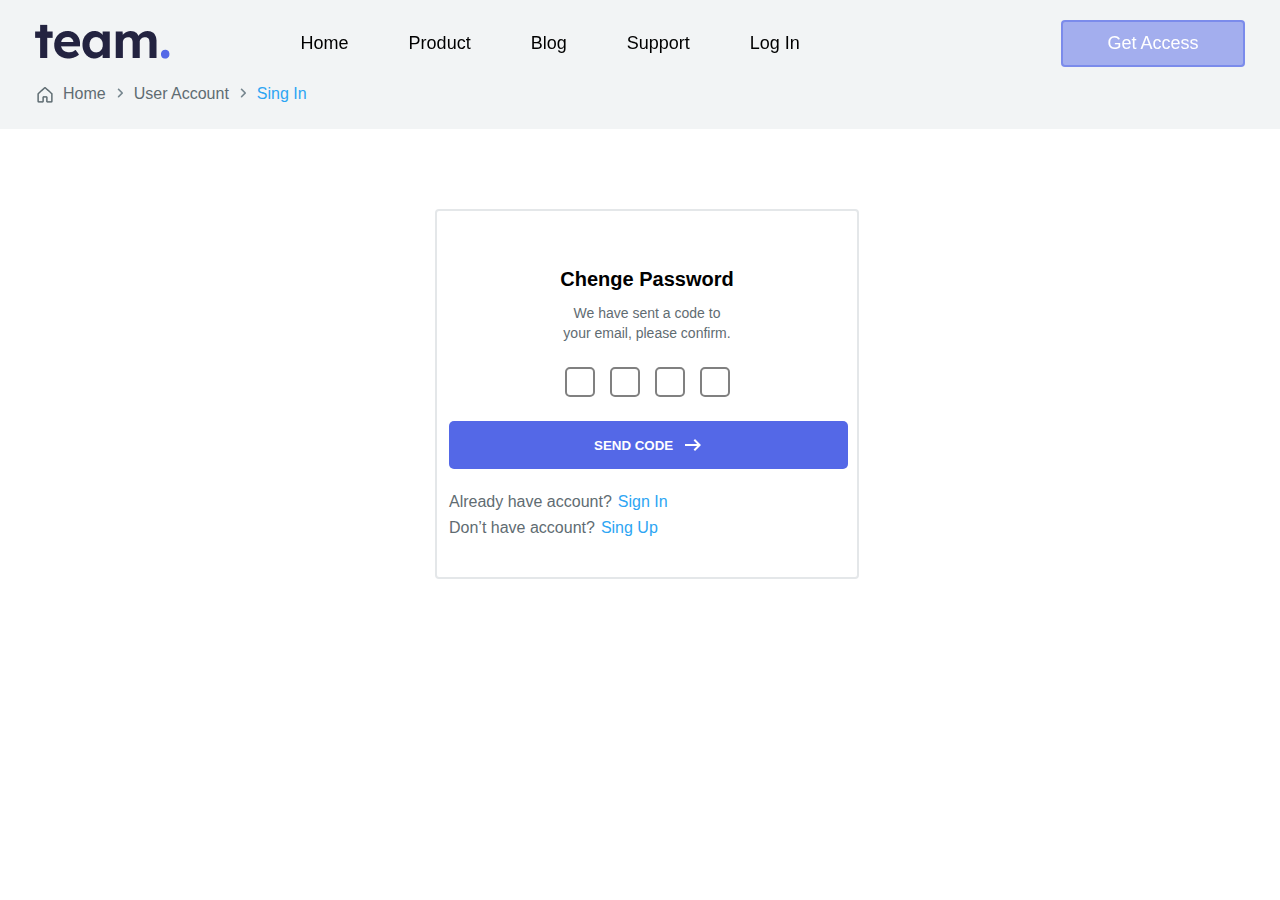
<file: scss/pages/change_email.html>
<!DOCTYPE html>
<html lang="en">

<head>
    <meta charset="UTF-8">
    <meta name="viewport" content="width=device-width, initial-scale=1.0">
    <title>Document</title>
    <link rel="stylesheet" href="../../scss/styles.css">
</head>

<body>
    <header id="header">
        <div class="container novbar">
            <a href="../../index.html">
                <img class="novbar_logo" src="../../assets/blog/team. (2).png" alt="logo">
            </a>
            <ul class="novbar__menus novbar__menus2">
                <li>
                    <a href="../../index.html">Home</a>
                </li>
                <li>
                    <a href="">Product</a>
                </li>
                <li>
                    <a href="../../scss/pages/blog.html">Blog</a>
                </li>
                <li>
                    <a href="./support.html">Support</a>
                </li>
                <li>
                    <a href="">Log In</a>
                </li>
            </ul>
            <button id="toggle">
                <svg xmlns="http://www.w3.org/2000/svg" height="24px" viewBox="0 -960 960 960" width="24px"
                    fill="#000000">
                    <path d="M120-240v-80h720v80H120Zm0-200v-80h720v80H120Zm0-200v-80h720v80H120Z" />
                </svg>
            </button>

            <button class="novbar__button">
                <a href="">Get Access</a>
            </button>
        </div>
    </header>

  
    <ul id="nav_res" class="novbar__res__menus ">
        <div class="novbar__res__profile novbar__res__menus_li">
            <img src="../../assets/images/avatot.svg" alt="logo">
            <p class="nav__profile__description1">Begzod</p>
            <p class="nav__profile__description2">+998 77 014 77 03</p>
        </div>
        <li class="novbar__res__menus_li">
            <div class="nav__img">
                <svg xmlns="http://www.w3.org/2000/svg" height="30px" viewBox="0 -960 960 960" width="30px"
                    fill="#000000">
                    <path
                        d="M240-200h120v-240h240v240h120v-360L480-740 240-560v360Zm-80 80v-480l320-240 320 240v480H520v-240h-80v240H160Zm320-350Z" />
                </svg>
                <a href="../../index.html">Home</a>
            </div>
        </li>
        <li class="novbar__res__menus_li">
            <div class="nav__img">
                <svg xmlns="http://www.w3.org/2000/svg" height="30 px" viewBox="0 -960 960 960" width="30px"
                    fill="#1f1f1f">
                    <path
                        d="M240-80q-33 0-56.5-23.5T160-160v-480q0-33 23.5-56.5T240-720h80q0-66 47-113t113-47q66 0 113 47t47 113h80q33 0 56.5 23.5T800-640v480q0 33-23.5 56.5T720-80H240Zm0-80h480v-480h-80v80q0 17-11.5 28.5T600-520q-17 0-28.5-11.5T560-560v-80H400v80q0 17-11.5 28.5T360-520q-17 0-28.5-11.5T320-560v-80h-80v480Zm160-560h160q0-33-23.5-56.5T480-800q-33 0-56.5 23.5T400-720ZM240-160v-480 480Z" />
                </svg>
                <a href="">Product</a>
            </div>
        </li>
        <li class="novbar__res__menus_li">
            <div class="nav__img">
                <svg xmlns="http://www.w3.org/2000/svg" height="30px" viewBox="0 -960 960 960" width="30px"
                    fill="#1f1f1f#1f1f1f#1f1f1f">
                    <path
                        d="M480-480q-66 0-113-47t-47-113q0-66 47-113t113-47q66 0 113 47t47 113q0 66-47 113t-113 47ZM160-160v-112q0-34 17.5-62.5T224-378q62-31 126-46.5T480-440q66 0 130 15.5T736-378q29 15 46.5 43.5T800-272v112H160Zm80-80h480v-32q0-11-5.5-20T700-306q-54-27-109-40.5T480-360q-56 0-111 13.5T260-306q-9 5-14.5 14t-5.5 20v32Zm240-320q33 0 56.5-23.5T560-640q0-33-23.5-56.5T480-720q-33 0-56.5 23.5T400-640q0 33 23.5 56.5T480-560Zm0-80Zm0 400Z" />
                </svg>
                <a href="./blog.html">Blog</a>
            </div>
        </li>
        <li class="novbar__res__menus_li">
            <div class="nav__img">
                <svg xmlns="http://www.w3.org/2000/svg" height="30px" viewBox="0 -960 960 960" width="30px"
                    fill="#000000">
                    <path
                        d="M440-120v-80h320v-284q0-117-81.5-198.5T480-764q-117 0-198.5 81.5T200-484v244h-40q-33 0-56.5-23.5T80-320v-80q0-21 10.5-39.5T120-469l3-53q8-68 39.5-126t79-101q47.5-43 109-67T480-840q68 0 129 24t109 66.5Q766-707 797-649t40 126l3 52q19 9 29.5 27t10.5 38v92q0 20-10.5 38T840-249v49q0 33-23.5 56.5T760-120H440Zm-80-280q-17 0-28.5-11.5T320-440q0-17 11.5-28.5T360-480q17 0 28.5 11.5T400-440q0 17-11.5 28.5T360-400Zm240 0q-17 0-28.5-11.5T560-440q0-17 11.5-28.5T600-480q17 0 28.5 11.5T640-440q0 17-11.5 28.5T600-400Zm-359-62q-7-106 64-182t177-76q89 0 156.5 56.5T720-519q-91-1-167.5-49T435-698q-16 80-67.5 142.5T241-462Z" />
                </svg>
                <a href="./support.html">Support</a>
            </div>
        </li>
        <li class="novbar__res__menus_li">
            <div class="nav__img">
                <svg xmlns="http://www.w3.org/2000/svg" height="30px" viewBox="0 -960 960 960" width="30px"
                    fill="#000000">
                    <path
                        d="M234-276q51-39 114-61.5T480-360q69 0 132 22.5T726-276q35-41 54.5-93T800-480q0-133-93.5-226.5T480-800q-133 0-226.5 93.5T160-480q0 59 19.5 111t54.5 93Zm246-164q-59 0-99.5-40.5T340-580q0-59 40.5-99.5T480-720q59 0 99.5 40.5T620-580q0 59-40.5 99.5T480-440Zm0 360q-83 0-156-31.5T197-197q-54-54-85.5-127T80-480q0-83 31.5-156T197-763q54-54 127-85.5T480-880q83 0 156 31.5T763-763q54 54 85.5 127T880-480q0 83-31.5 156T763-197q-54 54-127 85.5T480-80Zm0-80q53 0 100-15.5t86-44.5q-39-29-86-44.5T480-280q-53 0-100 15.5T294-220q39 29 86 44.5T480-160Zm0-360q26 0 43-17t17-43q0-26-17-43t-43-17q-26 0-43 17t-17 43q0 26 17 43t43 17Zm0-60Zm0 360Z" />
                </svg>
                <a href="./register.html">Log In</a>
            </div>
        </li>
        <li class="novbar__res__menus_li" id="Confidential">
            <div class="nav__btn">
                <svg xmlns="http://www.w3.org/2000/svg" height="24px" viewBox="0 -960 960 960" width="24px"
                    fill="#0cce0c">
                    <path
                        d="M420-360h120l-23-129q20-10 31.5-29t11.5-42q0-33-23.5-56.5T480-640q-33 0-56.5 23.5T400-560q0 23 11.5 42t31.5 29l-23 129Zm60 280q-139-35-229.5-159.5T160-516v-244l320-120 320 120v244q0 152-90.5 276.5T480-80Zm0-84q104-33 172-132t68-220v-189l-240-90-240 90v189q0 121 68 220t172 132Zm0-316Z" />
                </svg>
                <div>
                    <button>
                        <p style="color: #0cce0c;">Confidential</p>
                    </button>
                </div>
            </div>
        </li>
        <li class="novbar__res__menus_li" id="close">
            <svg class="nav_button_img" xmlns="http://www.w3.org/2000/svg" height="30px" viewBox="0 -960 960 960"
                width="30px" fill="#000000">
                <path
                    d="m256-200-56-56 224-224-224-224 56-56 224 224 224-224 56 56-224 224 224 224-56 56-224-224-224 224Z" />
            </svg>
        </li>
        <div id="password__head">
            <div class="password__content password__li password__hide">
                <p class="password__description">Confidential</p>
            </div>
            <li class="password__li !important password__hide">
                <div class="password__content ">
                    <svg xmlns="http://www.w3.org/2000/svg" height="24px" viewBox="0 -960 960 960" width="24px"
                        fill="#1f1f1f#1f1f1f#1f1f1f">
                        <path
                            d="M240-80q-33 0-56.5-23.5T160-160v-400q0-33 23.5-56.5T240-640h40v-80q0-83 58.5-141.5T480-920q83 0 141.5 58.5T680-720v80h40q33 0 56.5 23.5T800-560v400q0 33-23.5 56.5T720-80H240Zm0-80h480v-400H240v400Zm240-120q33 0 56.5-23.5T560-360q0-33-23.5-56.5T480-440q-33 0-56.5 23.5T400-360q0 33 23.5 56.5T480-280ZM360-640h240v-80q0-50-35-85t-85-35q-50 0-85 35t-35 85v80ZM240-160v-400 400Z" />
                    </svg>
                    <a href="./change_password.html">
                        <p style="color: black;">Change Password</p>
                    </a>
                </div>
            </li>
            <li class="password__li !important password__hide" id="privacy__head">
                <div class="password__content">
                    <svg xmlns="http://www.w3.org/2000/svg" height="24px" viewBox="0 -960 960 960" width="24px"
                        fill="#1f1f1f#1f1f1f#1f1f1f">
                        <path
                            d="M480-520q-50 0-85-35t-35-85q0-50 35-85t85-35q50 0 85 35t35 85q0 50-35 85t-85 35Zm0-80q17 0 28.5-11.5T520-640q0-17-11.5-28.5T480-680q-17 0-28.5 11.5T440-640q0 17 11.5 28.5T480-600ZM240-280v-76q0-21 10.5-39.5T279-425q45-26 95-40.5T480-480q56 0 106 14.5t95 40.5q18 11 28.5 29.5T720-356v76H240Zm240-120q-41 0-80 10t-74 30h308q-35-20-74-30t-80-10Zm369-234q-31-73-86.5-128.5T634-849l31-74q88 36 154.5 103T923-665l-74 31Zm-738 0-74-31q37-88 103.5-154.5T295-923l31 74q-73 31-128.5 86.5T111-634ZM295-37q-88-36-154.5-103T37-295l74-31q31 73 86.5 128.5T326-111l-31 74Zm370 0-31-74q73-31 128.5-86.5T849-326l74 31q-36 88-103 154.5T665-37ZM480-640Zm0 280h154-308 154Z" />
                    </svg>
                    <p>User Privacy</p>
                </div>
            </li>
            <div id="privacy__content">
                <h3> User Privacy</h3>
                <p>
                    We respect your privacy and are committed to protecting your personal information. Your data
                    belongs
                    to you, and we make sure it stays safe and private. <br> <br>

                    We do not access, read, or share your messages or files without your permission. You have full
                    control over your information and can manage or delete it anytime. <br> <br>

                    Our systems are designed to keep your data secure, and we never use it for advertising or
                    tracking
                    purposes.</p>
                <svg id="privacy__close" xmlns="http://www.w3.org/2000/svg" height="24px" viewBox="0 -960 960 960"
                    width="24px" fill="#1f1f1f#1f1f1f#1f1f1f">
                    <path d="M560-240 320-480l240-240 56 56-184 184 184 184-56 56Z" />
                </svg>
            </div>
            <li class="password__li !important password__hide" id="data__head">
                <div class="password__content">
                    <svg xmlns="http://www.w3.org/2000/svg" height="24px" viewBox="0 -960 960 960" width="24px"
                        fill="#1f1f1f#1f1f1f#1f1f1f">
                        <path
                            d="M440-280h80v-240h-80v240Zm40-320q17 0 28.5-11.5T520-640q0-17-11.5-28.5T480-680q-17 0-28.5 11.5T440-640q0 17 11.5 28.5T480-600Zm0 520q-139-35-229.5-159.5T160-516v-244l320-120 320 120v244q0 152-90.5 276.5T480-80Zm0-84q104-33 172-132t68-220v-189l-240-90-240 90v189q0 121 68 220t172 132Zm0-316Z" />
                    </svg>
                    <p>Data Protection</p>
                </div>
            </li>
            <div id="Data">
                <h3> Data Privacy</h3>
                <p>
                    We take your privacy seriously. We collect only the necessary information to provide and improve our
                    services. Your personal data is never sold or shared with third parties without your permission.
                    <br> <br>

                    All user data is stored securely and encrypted. You can request to view, update, or delete your
                    information at any time by contacting our support team. <br> <br>

                    We follow international data privacy laws, including GDPR and other relevant regulations.
                </p>
                <svg id="data__close" xmlns="http://www.w3.org/2000/svg" height="24px" viewBox="0 -960 960 960"
                    width="24px" fill="#1f1f1f#1f1f1f#1f1f1f">
                    <path d="M560-240 320-480l240-240 56 56-184 184 184 184-56 56Z" />
                </svg>
            </div>
            <li class="password__li !important password__hide" id="securty_head">
                <div class="password__content">
                    <svg xmlns="http://www.w3.org/2000/svg" height="24px" viewBox="0 -960 960 960" width="24px"
                        fill="#1f1f1f#1f1f1f#1f1f1f">
                        <path
                            d="M480-80q-139-35-229.5-159.5T160-516v-244l320-120 320 120v244q0 152-90.5 276.5T480-80Zm0-84q97-30 162-118.5T718-480H480v-315l-240 90v207q0 7 2 18h238v316Z" />
                    </svg>
                    <p>Security Measures</p>
                </div>
            </li>
            <div id="securty">
                <h3> Security</h3>
                <p> We are committed to protecting your personal data. We implement a variety of security measures to
                    maintain the safety of your information, including: <br> <br>
                    • SSL encryption to protect data during transmission <br> <br>
                    • Secure servers and firewalls to prevent unauthorized access <br> <br>
                    • Access control so only authorized personnel can view sensitive data <br> <br>
                    • Regular security audits and updates to keep our systems safe <br> <br>

                    Your data security is our top priority.</p>
                <svg id="securty__close" xmlns="http://www.w3.org/2000/svg" height="24px" viewBox="0 -960 960 960"
                    width="24px" fill="#1f1f1f#1f1f1f#1f1f1f">
                    <path d="M560-240 320-480l240-240 56 56-184 184 184 184-56 56Z" />
                </svg>
            </div>
            <li class="password__li !important password__hide" id="user_rights_head">
                <div class="password__content">
                    <svg xmlns="http://www.w3.org/2000/svg" height="24px" viewBox="0 -960 960 960" width="24px"
                        fill="#1f1f1f#1f1f1f#1f1f1f">
                        <path
                            d="M560-680v-80h320v80H560Zm0 160v-80h320v80H560Zm0 160v-80h320v80H560Zm-240-40q-50 0-85-35t-35-85q0-50 35-85t85-35q50 0 85 35t35 85q0 50-35 85t-85 35ZM80-160v-76q0-21 10-40t28-30q45-27 95.5-40.5T320-360q56 0 106.5 13.5T522-306q18 11 28 30t10 40v76H80Zm86-80h308q-35-20-74-30t-80-10q-41 0-80 10t-74 30Zm154-240q17 0 28.5-11.5T360-520q0-17-11.5-28.5T320-560q-17 0-28.5 11.5T280-520q0 17 11.5 28.5T320-480Zm0-40Zm0 280Z" />
                    </svg>
                    <p>User Rights</p>
                </div>
            </li>
            <div id="user_rights">
                <h3>User Rights</h3>
                <p> We respect your rights regarding your personal data. As a user, you have the right to: <br> <br>
                    • Access the personal information we collect about you <br> <br>
                    • Request corrections to inaccurate or outdated data <br> <br>
                    • Delete your personal data at any time <br> <br>
                    • Withdraw consent for data processing <br> <br>
                    • Request a copy of your stored information (data portability) <br> <br>
                    • Object to how your data is used for marketing or analytics <br> <br>

                    To exercise any of these rights, please contact us at [your contact email or form].</p>
                <svg id="user__close" xmlns="http://www.w3.org/2000/svg" height="24px" viewBox="0 -960 960 960"
                    width="24px" fill="#1f1f1f#1f1f1f#1f1f1f">
                    <path d="M560-240 320-480l240-240 56 56-184 184 184 184-56 56Z" />
                </svg>
            </div>
            <li id="open">
                <svg class="password__li password__hide" xmlns="http://www.w3.org/2000/svg" height="40px"
                    viewBox="0 -960 960 960" width="40px" fill="#1f1f1f#1f1f1f#1f1f1f">
                    <path d="M560-240 320-480l240-240 56 56-184 184 184 184-56 56Z" />
                </svg>
            </li>

        </div>
        <!-- <div class="nav__img__logo">
                <a href="https://www.youtube.com/">
                    <img src="./assets/images/youtube.png" alt="logo">
                </a>
                <a href="https://www.instagram.com/">
                    <img src="./assets/images/instagram.png" alt="logo">
                </a>
                <a href="https://x.com/">
                    <img src="./assets/images/twitter.png" alt="logo">
                </a>
            </div> -->
        </li>
    </ul>

    <main>
        <section id="sing1">
            <div class="container">
                <div class="sing__contact">
                    <div>
                        <img src="../../assets/register/House.png" alt="House_logo">
                    </div>
                    <div>
                        <a href="../../index.html">
                            <p>Home</p>
                        </a>
                    </div>
                    <div>
                        <img src="../../assets/register/CaretRight.png" alt="ArrowRight">
                    </div>
                    <div>
                        <a href="./register.html">
                            <p>User Account</p>
                        </a>
                    </div>
                    <div>
                        <img src="../../assets/register/CaretRight.png" alt="ArrowRight">
                    </div>
                    <div>
                        <a href="./register.html">
                            <p style="color: #2DA5F3;">Sing In</p>
                        </a>
                    </div>
                </div>
            </div>
        </section>

        <section id="forget">
            <div class="container">
                <div class="forget__content">
                    <div class="forget__card change__card change__card2">
                        <h1 class="forget__title">Chenge Password</h1>
                        <p class="forget__description">We have sent a code to <br> your email, please confirm.</p>
                        <form class="change__form">
                            <!-- <label class="forget__lable">Email Address</label> <br> -->
                            <input class="change__lable2" required type="number">
                            <input class="change__lable3" required type="number">
                            <input class="change__lable4" required type="number">
                            <input class="change__lable5" required type="number">
                        </form>
                        <button class="forget__button change__button2">
                            <a href="./ready.html">
                                <div class="forget__button__img">
                                    <p><b>SEND CODE</b></p>
                                    <svg xmlns="http://www.w3.org/2000/svg" height="24px" viewBox="0 -960 960 960"
                                        width="24px" fill="#ffff">
                                        <path d="m560-240-56-58 142-142H160v-80h486L504-662l56-58 240 240-240 240Z" />
                                    </svg>
                                </div>
                            </a>
                        </button>
                        <div class="forget__contact">
                            <p>Already have account?</p>
                            <a href="./register.html">Sign In</a>
                        </div>
                        <div class="forget__contact forget__contact2">
                            <p>Don’t have account?</p>
                            <a href=""> Sing Up</a>
                        </div>
                        <!-- <hr> -->
                        <!-- <p class="forget__description2">You may contact <span style="color: #FA8232;">Customer
                                Service</span> for help restoring <br> access
                            to your account.</p> -->
                    </div>
                </div>
            </div>
        </section>
    </main>

    <script src="../../Js/main.js"></script>
</body>

</html>
</file>
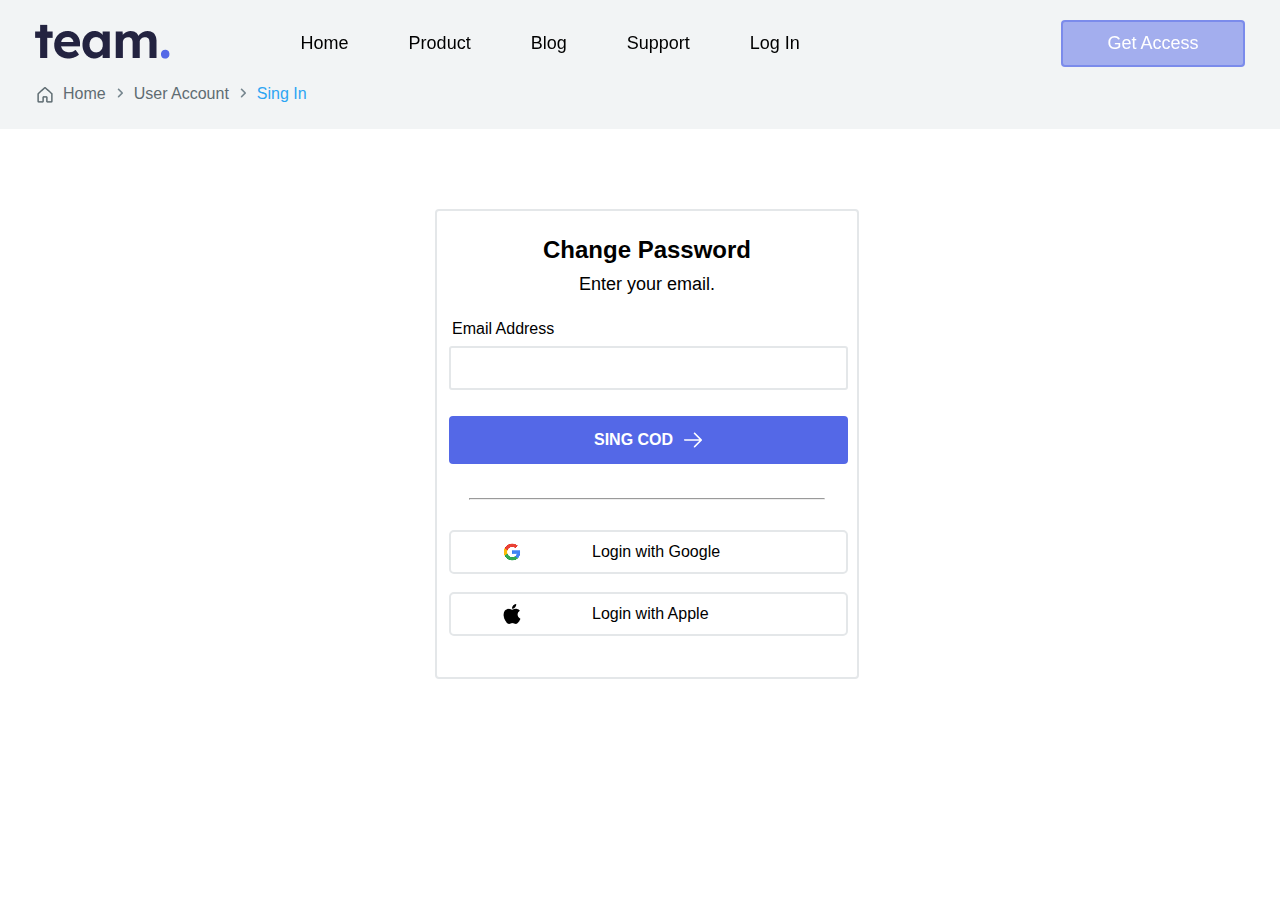
<file: scss/pages/change_password.html>
<!DOCTYPE html>
<html lang="en">

<head>
    <meta charset="UTF-8">
    <meta name="viewport" content="width=device-width, initial-scale=1.0">
    <title>Document</title>
    <link rel="stylesheet" href="../styles.css">
</head>

<body>
    <header id="header">
        <div class="container novbar">
            <a href="../../index.html">
                <img class="novbar_logo" src="../../assets/blog/team. (2).png" alt="logo">
            </a>
            <ul class="novbar__menus novbar__menus2">
                <li>
                    <a href="../../index.html">Home</a>
                </li>
                <li>
                    <a href="">Product</a>
                </li>
                <li>
                    <a href="../../scss/pages/blog.html">Blog</a>
                </li>
                <li>
                    <a href="./support.html">Support</a>
                </li>
                <li>
                    <a href="">Log In</a>
                </li>
            </ul>
            <button id="toggle">
                <svg xmlns="http://www.w3.org/2000/svg" height="24px" viewBox="0 -960 960 960" width="24px"
                    fill="#000000">
                    <path d="M120-240v-80h720v80H120Zm0-200v-80h720v80H120Zm0-200v-80h720v80H120Z" />
                </svg>
            </button>

            <button class="novbar__button">
                <a href="">Get Access</a>
            </button>
        </div>
    </header>

    <ul id="nav_res" class="novbar__res__menus ">
        <div class="novbar__res__profile novbar__res__menus_li">
            <img src="../../assets/images/avatot.svg" alt="logo">
            <p class="nav__profile__description1">Begzod</p>
            <p class="nav__profile__description2">+998 77 014 77 03</p>
        </div>
        <li class="novbar__res__menus_li">
            <div class="nav__img">
                <svg xmlns="http://www.w3.org/2000/svg" height="30px" viewBox="0 -960 960 960" width="30px"
                    fill="#000000">
                    <path
                        d="M240-200h120v-240h240v240h120v-360L480-740 240-560v360Zm-80 80v-480l320-240 320 240v480H520v-240h-80v240H160Zm320-350Z" />
                </svg>
                <a href="../../index.html">Home</a>
            </div>
        </li>
        <li class="novbar__res__menus_li">
            <div class="nav__img">
                <svg xmlns="http://www.w3.org/2000/svg" height="30 px" viewBox="0 -960 960 960" width="30px"
                    fill="#1f1f1f">
                    <path
                        d="M240-80q-33 0-56.5-23.5T160-160v-480q0-33 23.5-56.5T240-720h80q0-66 47-113t113-47q66 0 113 47t47 113h80q33 0 56.5 23.5T800-640v480q0 33-23.5 56.5T720-80H240Zm0-80h480v-480h-80v80q0 17-11.5 28.5T600-520q-17 0-28.5-11.5T560-560v-80H400v80q0 17-11.5 28.5T360-520q-17 0-28.5-11.5T320-560v-80h-80v480Zm160-560h160q0-33-23.5-56.5T480-800q-33 0-56.5 23.5T400-720ZM240-160v-480 480Z" />
                </svg>
                <a href="">Product</a>
            </div>
        </li>
        <li class="novbar__res__menus_li">
            <div class="nav__img">
                <svg xmlns="http://www.w3.org/2000/svg" height="30px" viewBox="0 -960 960 960" width="30px"
                    fill="#1f1f1f#1f1f1f#1f1f1f">
                    <path
                        d="M480-480q-66 0-113-47t-47-113q0-66 47-113t113-47q66 0 113 47t47 113q0 66-47 113t-113 47ZM160-160v-112q0-34 17.5-62.5T224-378q62-31 126-46.5T480-440q66 0 130 15.5T736-378q29 15 46.5 43.5T800-272v112H160Zm80-80h480v-32q0-11-5.5-20T700-306q-54-27-109-40.5T480-360q-56 0-111 13.5T260-306q-9 5-14.5 14t-5.5 20v32Zm240-320q33 0 56.5-23.5T560-640q0-33-23.5-56.5T480-720q-33 0-56.5 23.5T400-640q0 33 23.5 56.5T480-560Zm0-80Zm0 400Z" />
                </svg>
                <a href="./blog.html">Blog</a>
            </div>
        </li>
        <li class="novbar__res__menus_li">
            <div class="nav__img">
                <svg xmlns="http://www.w3.org/2000/svg" height="30px" viewBox="0 -960 960 960" width="30px"
                    fill="#000000">
                    <path
                        d="M440-120v-80h320v-284q0-117-81.5-198.5T480-764q-117 0-198.5 81.5T200-484v244h-40q-33 0-56.5-23.5T80-320v-80q0-21 10.5-39.5T120-469l3-53q8-68 39.5-126t79-101q47.5-43 109-67T480-840q68 0 129 24t109 66.5Q766-707 797-649t40 126l3 52q19 9 29.5 27t10.5 38v92q0 20-10.5 38T840-249v49q0 33-23.5 56.5T760-120H440Zm-80-280q-17 0-28.5-11.5T320-440q0-17 11.5-28.5T360-480q17 0 28.5 11.5T400-440q0 17-11.5 28.5T360-400Zm240 0q-17 0-28.5-11.5T560-440q0-17 11.5-28.5T600-480q17 0 28.5 11.5T640-440q0 17-11.5 28.5T600-400Zm-359-62q-7-106 64-182t177-76q89 0 156.5 56.5T720-519q-91-1-167.5-49T435-698q-16 80-67.5 142.5T241-462Z" />
                </svg>
                <a href="./support.html">Support</a>
            </div>
        </li>
        <li class="novbar__res__menus_li">
            <div class="nav__img">
                <svg xmlns="http://www.w3.org/2000/svg" height="30px" viewBox="0 -960 960 960" width="30px"
                    fill="#000000">
                    <path
                        d="M234-276q51-39 114-61.5T480-360q69 0 132 22.5T726-276q35-41 54.5-93T800-480q0-133-93.5-226.5T480-800q-133 0-226.5 93.5T160-480q0 59 19.5 111t54.5 93Zm246-164q-59 0-99.5-40.5T340-580q0-59 40.5-99.5T480-720q59 0 99.5 40.5T620-580q0 59-40.5 99.5T480-440Zm0 360q-83 0-156-31.5T197-197q-54-54-85.5-127T80-480q0-83 31.5-156T197-763q54-54 127-85.5T480-880q83 0 156 31.5T763-763q54 54 85.5 127T880-480q0 83-31.5 156T763-197q-54 54-127 85.5T480-80Zm0-80q53 0 100-15.5t86-44.5q-39-29-86-44.5T480-280q-53 0-100 15.5T294-220q39 29 86 44.5T480-160Zm0-360q26 0 43-17t17-43q0-26-17-43t-43-17q-26 0-43 17t-17 43q0 26 17 43t43 17Zm0-60Zm0 360Z" />
                </svg>
                <a href="./register.html">Log In</a>
            </div>
        </li>
        <li class="novbar__res__menus_li" id="Confidential">
            <div class="nav__btn">
                <svg xmlns="http://www.w3.org/2000/svg" height="24px" viewBox="0 -960 960 960" width="24px"
                    fill="#0cce0c">
                    <path
                        d="M420-360h120l-23-129q20-10 31.5-29t11.5-42q0-33-23.5-56.5T480-640q-33 0-56.5 23.5T400-560q0 23 11.5 42t31.5 29l-23 129Zm60 280q-139-35-229.5-159.5T160-516v-244l320-120 320 120v244q0 152-90.5 276.5T480-80Zm0-84q104-33 172-132t68-220v-189l-240-90-240 90v189q0 121 68 220t172 132Zm0-316Z" />
                </svg>
                <div>
                    <button>
                        <p style="color: #0cce0c;">Confidential</p>
                    </button>
                </div>
            </div>
        </li>
        <li class="novbar__res__menus_li" id="close">
            <svg class="nav_button_img" xmlns="http://www.w3.org/2000/svg" height="30px" viewBox="0 -960 960 960"
                width="30px" fill="#000000">
                <path
                    d="m256-200-56-56 224-224-224-224 56-56 224 224 224-224 56 56-224 224 224 224-56 56-224-224-224 224Z" />
            </svg>
        </li>
        <div id="password__head">
            <div class="password__content password__li password__hide">
                <p class="password__description">Confidential</p>
            </div>
            <li class="password__li !important password__hide">
                <div class="password__content ">
                    <svg xmlns="http://www.w3.org/2000/svg" height="24px" viewBox="0 -960 960 960" width="24px"
                        fill="#1f1f1f#1f1f1f#1f1f1f">
                        <path
                            d="M240-80q-33 0-56.5-23.5T160-160v-400q0-33 23.5-56.5T240-640h40v-80q0-83 58.5-141.5T480-920q83 0 141.5 58.5T680-720v80h40q33 0 56.5 23.5T800-560v400q0 33-23.5 56.5T720-80H240Zm0-80h480v-400H240v400Zm240-120q33 0 56.5-23.5T560-360q0-33-23.5-56.5T480-440q-33 0-56.5 23.5T400-360q0 33 23.5 56.5T480-280ZM360-640h240v-80q0-50-35-85t-85-35q-50 0-85 35t-35 85v80ZM240-160v-400 400Z" />
                    </svg>
                    <a href="./change_password.html">
                        <p style="color: black;">Change Password</p>
                    </a>
                </div>
            </li>
            <li class="password__li !important password__hide" id="privacy__head">
                <div class="password__content">
                    <svg xmlns="http://www.w3.org/2000/svg" height="24px" viewBox="0 -960 960 960" width="24px"
                        fill="#1f1f1f#1f1f1f#1f1f1f">
                        <path
                            d="M480-520q-50 0-85-35t-35-85q0-50 35-85t85-35q50 0 85 35t35 85q0 50-35 85t-85 35Zm0-80q17 0 28.5-11.5T520-640q0-17-11.5-28.5T480-680q-17 0-28.5 11.5T440-640q0 17 11.5 28.5T480-600ZM240-280v-76q0-21 10.5-39.5T279-425q45-26 95-40.5T480-480q56 0 106 14.5t95 40.5q18 11 28.5 29.5T720-356v76H240Zm240-120q-41 0-80 10t-74 30h308q-35-20-74-30t-80-10Zm369-234q-31-73-86.5-128.5T634-849l31-74q88 36 154.5 103T923-665l-74 31Zm-738 0-74-31q37-88 103.5-154.5T295-923l31 74q-73 31-128.5 86.5T111-634ZM295-37q-88-36-154.5-103T37-295l74-31q31 73 86.5 128.5T326-111l-31 74Zm370 0-31-74q73-31 128.5-86.5T849-326l74 31q-36 88-103 154.5T665-37ZM480-640Zm0 280h154-308 154Z" />
                    </svg>
                    <p>User Privacy</p>
                </div>
            </li>
            <div id="privacy__content">
                <h3> User Privacy</h3>
                <p>
                    We respect your privacy and are committed to protecting your personal information. Your data
                    belongs
                    to you, and we make sure it stays safe and private. <br> <br>

                    We do not access, read, or share your messages or files without your permission. You have full
                    control over your information and can manage or delete it anytime. <br> <br>

                    Our systems are designed to keep your data secure, and we never use it for advertising or
                    tracking
                    purposes.</p>
                <svg id="privacy__close" xmlns="http://www.w3.org/2000/svg" height="24px" viewBox="0 -960 960 960"
                    width="24px" fill="#1f1f1f#1f1f1f#1f1f1f">
                    <path d="M560-240 320-480l240-240 56 56-184 184 184 184-56 56Z" />
                </svg>
            </div>
            <li class="password__li !important password__hide" id="data__head">
                <div class="password__content">
                    <svg xmlns="http://www.w3.org/2000/svg" height="24px" viewBox="0 -960 960 960" width="24px"
                        fill="#1f1f1f#1f1f1f#1f1f1f">
                        <path
                            d="M440-280h80v-240h-80v240Zm40-320q17 0 28.5-11.5T520-640q0-17-11.5-28.5T480-680q-17 0-28.5 11.5T440-640q0 17 11.5 28.5T480-600Zm0 520q-139-35-229.5-159.5T160-516v-244l320-120 320 120v244q0 152-90.5 276.5T480-80Zm0-84q104-33 172-132t68-220v-189l-240-90-240 90v189q0 121 68 220t172 132Zm0-316Z" />
                    </svg>
                    <p>Data Protection</p>
                </div>
            </li>
            <div id="Data">
                <h3> Data Privacy</h3>
                <p>
                    We take your privacy seriously. We collect only the necessary information to provide and improve our
                    services. Your personal data is never sold or shared with third parties without your permission.
                    <br> <br>

                    All user data is stored securely and encrypted. You can request to view, update, or delete your
                    information at any time by contacting our support team. <br> <br>

                    We follow international data privacy laws, including GDPR and other relevant regulations.
                </p>
                <svg id="data__close" xmlns="http://www.w3.org/2000/svg" height="24px" viewBox="0 -960 960 960"
                    width="24px" fill="#1f1f1f#1f1f1f#1f1f1f">
                    <path d="M560-240 320-480l240-240 56 56-184 184 184 184-56 56Z" />
                </svg>
            </div>
            <li class="password__li !important password__hide" id="securty_head">
                <div class="password__content">
                    <svg xmlns="http://www.w3.org/2000/svg" height="24px" viewBox="0 -960 960 960" width="24px"
                        fill="#1f1f1f#1f1f1f#1f1f1f">
                        <path
                            d="M480-80q-139-35-229.5-159.5T160-516v-244l320-120 320 120v244q0 152-90.5 276.5T480-80Zm0-84q97-30 162-118.5T718-480H480v-315l-240 90v207q0 7 2 18h238v316Z" />
                    </svg>
                    <p>Security Measures</p>
                </div>
            </li>
            <div id="securty">
                <h3> Security</h3>
                <p> We are committed to protecting your personal data. We implement a variety of security measures to
                    maintain the safety of your information, including: <br> <br>
                    • SSL encryption to protect data during transmission <br> <br>
                    • Secure servers and firewalls to prevent unauthorized access <br> <br>
                    • Access control so only authorized personnel can view sensitive data <br> <br>
                    • Regular security audits and updates to keep our systems safe <br> <br>

                    Your data security is our top priority.</p>
                <svg id="securty__close" xmlns="http://www.w3.org/2000/svg" height="24px" viewBox="0 -960 960 960"
                    width="24px" fill="#1f1f1f#1f1f1f#1f1f1f">
                    <path d="M560-240 320-480l240-240 56 56-184 184 184 184-56 56Z" />
                </svg>
            </div>
            <li class="password__li !important password__hide" id="user_rights_head">
                <div class="password__content">
                    <svg xmlns="http://www.w3.org/2000/svg" height="24px" viewBox="0 -960 960 960" width="24px"
                        fill="#1f1f1f#1f1f1f#1f1f1f">
                        <path
                            d="M560-680v-80h320v80H560Zm0 160v-80h320v80H560Zm0 160v-80h320v80H560Zm-240-40q-50 0-85-35t-35-85q0-50 35-85t85-35q50 0 85 35t35 85q0 50-35 85t-85 35ZM80-160v-76q0-21 10-40t28-30q45-27 95.5-40.5T320-360q56 0 106.5 13.5T522-306q18 11 28 30t10 40v76H80Zm86-80h308q-35-20-74-30t-80-10q-41 0-80 10t-74 30Zm154-240q17 0 28.5-11.5T360-520q0-17-11.5-28.5T320-560q-17 0-28.5 11.5T280-520q0 17 11.5 28.5T320-480Zm0-40Zm0 280Z" />
                    </svg>
                    <p>User Rights</p>
                </div>
            </li>
            <div id="user_rights">
                <h3>User Rights</h3>
                <p> We respect your rights regarding your personal data. As a user, you have the right to: <br> <br>
                    • Access the personal information we collect about you <br> <br>
                    • Request corrections to inaccurate or outdated data <br> <br>
                    • Delete your personal data at any time <br> <br>
                    • Withdraw consent for data processing <br> <br>
                    • Request a copy of your stored information (data portability) <br> <br>
                    • Object to how your data is used for marketing or analytics <br> <br>

                    To exercise any of these rights, please contact us at [your contact email or form].</p>
                <svg id="user__close" xmlns="http://www.w3.org/2000/svg" height="24px" viewBox="0 -960 960 960"
                    width="24px" fill="#1f1f1f#1f1f1f#1f1f1f">
                    <path d="M560-240 320-480l240-240 56 56-184 184 184 184-56 56Z" />
                </svg>
            </div>
            <li id="open">
                <svg class="password__li password__hide" xmlns="http://www.w3.org/2000/svg" height="40px"
                    viewBox="0 -960 960 960" width="40px" fill="#1f1f1f#1f1f1f#1f1f1f">
                    <path d="M560-240 320-480l240-240 56 56-184 184 184 184-56 56Z" />
                </svg>
            </li>

        </div>
        <!-- <div class="nav__img__logo">
                <a href="https://www.youtube.com/">
                    <img src="./assets/images/youtube.png" alt="logo">
                </a>
                <a href="https://www.instagram.com/">
                    <img src="./assets/images/instagram.png" alt="logo">
                </a>
                <a href="https://x.com/">
                    <img src="./assets/images/twitter.png" alt="logo">
                </a>
            </div> -->
        </li>
    </ul>
    <main>

        <section id="sing1">
            <div class="container">
                <div class="sing__contact">
                    <div>
                        <img src="../../assets/register/House.png" alt="House_logo">
                    </div>
                    <div>
                        <a href="../../index.html">
                            <p>Home</p>
                        </a>
                    </div>
                    <div>
                        <img src="../../assets/register/CaretRight.png" alt="ArrowRight">
                    </div>
                    <div>
                        <a href="./register.html">
                            <p>User Account</p>
                        </a>
                    </div>
                    <div>
                        <img src="../../assets/register/CaretRight.png" alt="ArrowRight">
                    </div>
                    <div>
                        <a href="./register.html">
                            <p style="color: #2DA5F3;">Sing In</p>
                        </a>
                    </div>
                </div>
            </div>
        </section>

        <section id="sing">
            <div class="container">
                <div class="sing__content">
                    <div class="sing__card change__card">
                        <p class="change__description2">Change Password</p>
                        <p class="change__description"> Enter your email.</p>
                        <form>
                            <label class="sing__lable change__lable">Email Address</label> <br>
                            <input class="sing__input change__input" required type="email">
                        </form>
                        <button class="sing__button2 change__button">
                            <div class="sing__button2__img">
                                <a href="./change_email.html"><b>SING COD</b></a>
                                <img src="../../assets/register/ArrowRight.png" alt="ArrowRight">
                            </div>
                        </button>
                        <hr>
                        <div class="sing__mini__card change__mini__card2">
                            <a href="https://myaccount.google.com/?utm_source=sign_in_no_continue&pli=1">
                                <div class="sing__mini__content change__mini__card">
                                    <img src="../../assets/register/Google.png" alt="Google">
                                    <p>Login with Google</p>
                                </div>
                            </a>
                        </div>
                        <div class="sing__mini__card sing__mini__card2 change__mini__card2">
                            <a href="https://account.apple.com/account">
                                <div class="sing__mini__content change__mini__card">
                                    <img src="../../assets/register/Apple.png" alt="Apple">
                                    <p>Login with Apple</p>
                                </div>
                            </a>
                        </div>
                    </div>
                </div>
            </div>
        </section>
    </main>



    <script src="../../Js/main.js"></script>
</body>

</html>
</file>
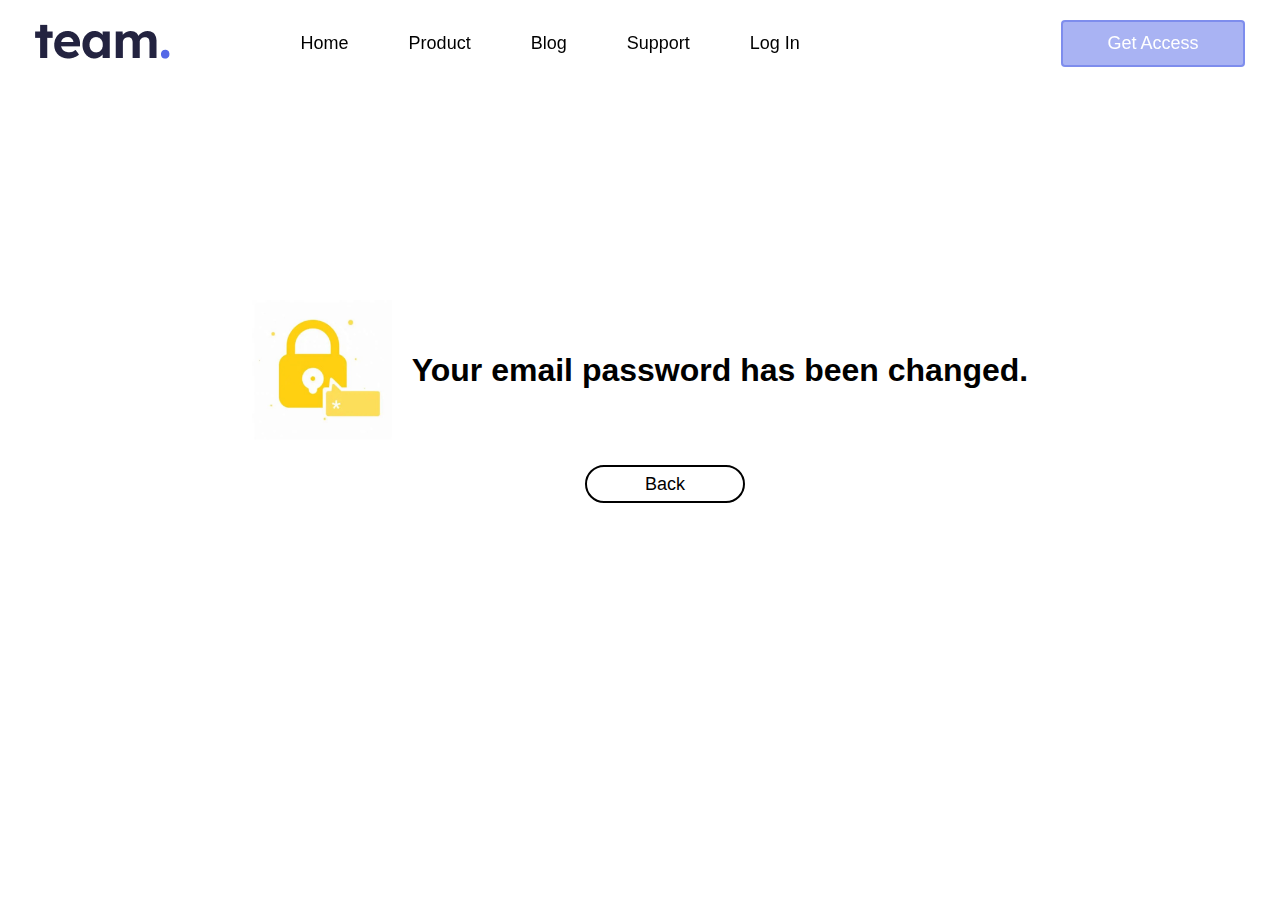
<file: scss/pages/ready.html>
<!DOCTYPE html>
<html lang="en">

<head>
    <meta charset="UTF-8">
    <meta name="viewport" content="width=device-width, initial-scale=1.0">
    <title>Document</title>
    <link rel="stylesheet" href="../../scss/styles.css">
</head>

<body>
    <header id="header">
        <div class="container novbar">
            <a href="../../index.html">
                <img class="novbar_logo" src="../../assets/blog/team. (2).png" alt="logo">
            </a>
            <ul class="novbar__menus novbar__menus2">
                <li>
                    <a href="../../index.html">Home</a>
                </li>
                <li>
                    <a href="">Product</a>
                </li>
                <li>
                    <a href="../../scss/pages/blog.html">Blog</a>
                </li>
                <li>
                    <a href="./support.html">Support</a>
                </li>
                <li>
                    <a href="">Log In</a>
                </li>
            </ul>
            <button id="toggle">
                <svg xmlns="http://www.w3.org/2000/svg" height="24px" viewBox="0 -960 960 960" width="24px"
                    fill="#000000">
                    <path d="M120-240v-80h720v80H120Zm0-200v-80h720v80H120Zm0-200v-80h720v80H120Z" />
                </svg>
            </button>

            <button class="novbar__button">
                <a href="">Get Access</a>
            </button>
        </div>
    </header>

    <ul id="nav_res" class="novbar__res__menus ">
        <div class="novbar__res__profile novbar__res__menus_li">
            <img src="../../assets/images/avatot.svg" alt="logo">
            <p class="nav__profile__description1">Begzod</p>
            <p class="nav__profile__description2">+998 77 014 77 03</p>
        </div>
        <li class="novbar__res__menus_li">
            <div class="nav__img">
                <svg xmlns="http://www.w3.org/2000/svg" height="30px" viewBox="0 -960 960 960" width="30px"
                    fill="#000000">
                    <path
                        d="M240-200h120v-240h240v240h120v-360L480-740 240-560v360Zm-80 80v-480l320-240 320 240v480H520v-240h-80v240H160Zm320-350Z" />
                </svg>
                <a href="../../index.html">Home</a>
            </div>
        </li>
        <li class="novbar__res__menus_li">
            <div class="nav__img">
                <svg xmlns="http://www.w3.org/2000/svg" height="30 px" viewBox="0 -960 960 960" width="30px"
                    fill="#1f1f1f">
                    <path
                        d="M240-80q-33 0-56.5-23.5T160-160v-480q0-33 23.5-56.5T240-720h80q0-66 47-113t113-47q66 0 113 47t47 113h80q33 0 56.5 23.5T800-640v480q0 33-23.5 56.5T720-80H240Zm0-80h480v-480h-80v80q0 17-11.5 28.5T600-520q-17 0-28.5-11.5T560-560v-80H400v80q0 17-11.5 28.5T360-520q-17 0-28.5-11.5T320-560v-80h-80v480Zm160-560h160q0-33-23.5-56.5T480-800q-33 0-56.5 23.5T400-720ZM240-160v-480 480Z" />
                </svg>
                <a href="">Product</a>
            </div>
        </li>
        <li class="novbar__res__menus_li">
            <div class="nav__img">
                <svg xmlns="http://www.w3.org/2000/svg" height="30px" viewBox="0 -960 960 960" width="30px"
                    fill="#1f1f1f#1f1f1f#1f1f1f">
                    <path
                        d="M480-480q-66 0-113-47t-47-113q0-66 47-113t113-47q66 0 113 47t47 113q0 66-47 113t-113 47ZM160-160v-112q0-34 17.5-62.5T224-378q62-31 126-46.5T480-440q66 0 130 15.5T736-378q29 15 46.5 43.5T800-272v112H160Zm80-80h480v-32q0-11-5.5-20T700-306q-54-27-109-40.5T480-360q-56 0-111 13.5T260-306q-9 5-14.5 14t-5.5 20v32Zm240-320q33 0 56.5-23.5T560-640q0-33-23.5-56.5T480-720q-33 0-56.5 23.5T400-640q0 33 23.5 56.5T480-560Zm0-80Zm0 400Z" />
                </svg>
                <a href="./blog.html">Blog</a>
            </div>
        </li>
        <li class="novbar__res__menus_li">
            <div class="nav__img">
                <svg xmlns="http://www.w3.org/2000/svg" height="30px" viewBox="0 -960 960 960" width="30px"
                    fill="#000000">
                    <path
                        d="M440-120v-80h320v-284q0-117-81.5-198.5T480-764q-117 0-198.5 81.5T200-484v244h-40q-33 0-56.5-23.5T80-320v-80q0-21 10.5-39.5T120-469l3-53q8-68 39.5-126t79-101q47.5-43 109-67T480-840q68 0 129 24t109 66.5Q766-707 797-649t40 126l3 52q19 9 29.5 27t10.5 38v92q0 20-10.5 38T840-249v49q0 33-23.5 56.5T760-120H440Zm-80-280q-17 0-28.5-11.5T320-440q0-17 11.5-28.5T360-480q17 0 28.5 11.5T400-440q0 17-11.5 28.5T360-400Zm240 0q-17 0-28.5-11.5T560-440q0-17 11.5-28.5T600-480q17 0 28.5 11.5T640-440q0 17-11.5 28.5T600-400Zm-359-62q-7-106 64-182t177-76q89 0 156.5 56.5T720-519q-91-1-167.5-49T435-698q-16 80-67.5 142.5T241-462Z" />
                </svg>
                <a href="./support.html">Support</a>
            </div>
        </li>
        <li class="novbar__res__menus_li">
            <div class="nav__img">
                <svg xmlns="http://www.w3.org/2000/svg" height="30px" viewBox="0 -960 960 960" width="30px"
                    fill="#000000">
                    <path
                        d="M234-276q51-39 114-61.5T480-360q69 0 132 22.5T726-276q35-41 54.5-93T800-480q0-133-93.5-226.5T480-800q-133 0-226.5 93.5T160-480q0 59 19.5 111t54.5 93Zm246-164q-59 0-99.5-40.5T340-580q0-59 40.5-99.5T480-720q59 0 99.5 40.5T620-580q0 59-40.5 99.5T480-440Zm0 360q-83 0-156-31.5T197-197q-54-54-85.5-127T80-480q0-83 31.5-156T197-763q54-54 127-85.5T480-880q83 0 156 31.5T763-763q54 54 85.5 127T880-480q0 83-31.5 156T763-197q-54 54-127 85.5T480-80Zm0-80q53 0 100-15.5t86-44.5q-39-29-86-44.5T480-280q-53 0-100 15.5T294-220q39 29 86 44.5T480-160Zm0-360q26 0 43-17t17-43q0-26-17-43t-43-17q-26 0-43 17t-17 43q0 26 17 43t43 17Zm0-60Zm0 360Z" />
                </svg>
                <a href="./register.html">Log In</a>
            </div>
        </li>
        <li class="novbar__res__menus_li" id="Confidential">
            <div class="nav__btn">
                <svg xmlns="http://www.w3.org/2000/svg" height="24px" viewBox="0 -960 960 960" width="24px"
                    fill="#1f1f1f#1f1f1f#1f1f1f">
                    <path
                        d="M420-360h120l-23-129q20-10 31.5-29t11.5-42q0-33-23.5-56.5T480-640q-33 0-56.5 23.5T400-560q0 23 11.5 42t31.5 29l-23 129Zm60 280q-139-35-229.5-159.5T160-516v-244l320-120 320 120v244q0 152-90.5 276.5T480-80Zm0-84q104-33 172-132t68-220v-189l-240-90-240 90v189q0 121 68 220t172 132Zm0-316Z" />
                </svg>
                <div>
                    <button>
                        <p style="color: black;">Confidential</p>
                    </button>
                </div>
            </div>
        </li>
        <li class="novbar__res__menus_li" id="close">
            <svg class="nav_button_img" xmlns="http://www.w3.org/2000/svg" height="30px" viewBox="0 -960 960 960"
                width="30px" fill="#000000">
                <path
                    d="m256-200-56-56 224-224-224-224 56-56 224 224 224-224 56 56-224 224 224 224-56 56-224-224-224 224Z" />
            </svg>
        </li>
        <div id="password__head">
            <div class="password__content password__li password__hide">
                <p class="password__description">Confidential</p>
            </div>
            <li class="password__li !important password__hide">
                <div class="password__content ">
                    <svg xmlns="http://www.w3.org/2000/svg" height="24px" viewBox="0 -960 960 960" width="24px"
                        fill="#1f1f1f#1f1f1f#1f1f1f">
                        <path
                            d="M240-80q-33 0-56.5-23.5T160-160v-400q0-33 23.5-56.5T240-640h40v-80q0-83 58.5-141.5T480-920q83 0 141.5 58.5T680-720v80h40q33 0 56.5 23.5T800-560v400q0 33-23.5 56.5T720-80H240Zm0-80h480v-400H240v400Zm240-120q33 0 56.5-23.5T560-360q0-33-23.5-56.5T480-440q-33 0-56.5 23.5T400-360q0 33 23.5 56.5T480-280ZM360-640h240v-80q0-50-35-85t-85-35q-50 0-85 35t-35 85v80ZM240-160v-400 400Z" />
                    </svg>
                    <a href="./change_password.html">
                        <p style="color: black;">Change Password</p>
                    </a>
                </div>
            </li>
            <li class="password__li !important password__hide" id="privacy__head">
                <div class="password__content">
                    <svg xmlns="http://www.w3.org/2000/svg" height="24px" viewBox="0 -960 960 960" width="24px"
                        fill="#1f1f1f#1f1f1f#1f1f1f">
                        <path
                            d="M480-520q-50 0-85-35t-35-85q0-50 35-85t85-35q50 0 85 35t35 85q0 50-35 85t-85 35Zm0-80q17 0 28.5-11.5T520-640q0-17-11.5-28.5T480-680q-17 0-28.5 11.5T440-640q0 17 11.5 28.5T480-600ZM240-280v-76q0-21 10.5-39.5T279-425q45-26 95-40.5T480-480q56 0 106 14.5t95 40.5q18 11 28.5 29.5T720-356v76H240Zm240-120q-41 0-80 10t-74 30h308q-35-20-74-30t-80-10Zm369-234q-31-73-86.5-128.5T634-849l31-74q88 36 154.5 103T923-665l-74 31Zm-738 0-74-31q37-88 103.5-154.5T295-923l31 74q-73 31-128.5 86.5T111-634ZM295-37q-88-36-154.5-103T37-295l74-31q31 73 86.5 128.5T326-111l-31 74Zm370 0-31-74q73-31 128.5-86.5T849-326l74 31q-36 88-103 154.5T665-37ZM480-640Zm0 280h154-308 154Z" />
                    </svg>
                    <p>User Privacy</p>
                </div>
            </li>
            <div id="privacy__content">
                <h3> User Privacy</h3>
                <p>
                    We respect your privacy and are committed to protecting your personal information. Your data
                    belongs
                    to you, and we make sure it stays safe and private. <br> <br>

                    We do not access, read, or share your messages or files without your permission. You have full
                    control over your information and can manage or delete it anytime. <br> <br>

                    Our systems are designed to keep your data secure, and we never use it for advertising or
                    tracking
                    purposes.</p>
                <svg id="privacy__close" xmlns="http://www.w3.org/2000/svg" height="24px" viewBox="0 -960 960 960"
                    width="24px" fill="#1f1f1f#1f1f1f#1f1f1f">
                    <path d="M560-240 320-480l240-240 56 56-184 184 184 184-56 56Z" />
                </svg>
            </div>
            <li class="password__li !important password__hide" id="data__head">
                <div class="password__content">
                    <svg xmlns="http://www.w3.org/2000/svg" height="24px" viewBox="0 -960 960 960" width="24px"
                        fill="#1f1f1f#1f1f1f#1f1f1f">
                        <path
                            d="M440-280h80v-240h-80v240Zm40-320q17 0 28.5-11.5T520-640q0-17-11.5-28.5T480-680q-17 0-28.5 11.5T440-640q0 17 11.5 28.5T480-600Zm0 520q-139-35-229.5-159.5T160-516v-244l320-120 320 120v244q0 152-90.5 276.5T480-80Zm0-84q104-33 172-132t68-220v-189l-240-90-240 90v189q0 121 68 220t172 132Zm0-316Z" />
                    </svg>
                    <p>Data Protection</p>
                </div>
            </li>
            <div id="Data">
                <h3> Data Privacy</h3>
                <p>
                    We take your privacy seriously. We collect only the necessary information to provide and improve our
                    services. Your personal data is never sold or shared with third parties without your permission.
                    <br> <br>

                    All user data is stored securely and encrypted. You can request to view, update, or delete your
                    information at any time by contacting our support team. <br> <br>

                    We follow international data privacy laws, including GDPR and other relevant regulations.
                </p>
                <svg id="data__close" xmlns="http://www.w3.org/2000/svg" height="24px" viewBox="0 -960 960 960"
                    width="24px" fill="#1f1f1f#1f1f1f#1f1f1f">
                    <path d="M560-240 320-480l240-240 56 56-184 184 184 184-56 56Z" />
                </svg>
            </div>
            <li class="password__li !important password__hide" id="securty_head">
                <div class="password__content">
                    <svg xmlns="http://www.w3.org/2000/svg" height="24px" viewBox="0 -960 960 960" width="24px"
                        fill="#1f1f1f#1f1f1f#1f1f1f">
                        <path
                            d="M480-80q-139-35-229.5-159.5T160-516v-244l320-120 320 120v244q0 152-90.5 276.5T480-80Zm0-84q97-30 162-118.5T718-480H480v-315l-240 90v207q0 7 2 18h238v316Z" />
                    </svg>
                    <p>Security Measures</p>
                </div>
            </li>
            <div id="securty">
                <h3> Security</h3>
                <p> We are committed to protecting your personal data. We implement a variety of security measures to
                    maintain the safety of your information, including: <br> <br>
                    • SSL encryption to protect data during transmission <br> <br>
                    • Secure servers and firewalls to prevent unauthorized access <br> <br>
                    • Access control so only authorized personnel can view sensitive data <br> <br>
                    • Regular security audits and updates to keep our systems safe <br> <br>

                    Your data security is our top priority.</p>
                <svg id="securty__close" xmlns="http://www.w3.org/2000/svg" height="24px" viewBox="0 -960 960 960"
                    width="24px" fill="#1f1f1f#1f1f1f#1f1f1f">
                    <path d="M560-240 320-480l240-240 56 56-184 184 184 184-56 56Z" />
                </svg>
            </div>
            <li class="password__li !important password__hide" id="user_rights_head">
                <div class="password__content">
                    <svg xmlns="http://www.w3.org/2000/svg" height="24px" viewBox="0 -960 960 960" width="24px"
                        fill="#1f1f1f#1f1f1f#1f1f1f">
                        <path
                            d="M560-680v-80h320v80H560Zm0 160v-80h320v80H560Zm0 160v-80h320v80H560Zm-240-40q-50 0-85-35t-35-85q0-50 35-85t85-35q50 0 85 35t35 85q0 50-35 85t-85 35ZM80-160v-76q0-21 10-40t28-30q45-27 95.5-40.5T320-360q56 0 106.5 13.5T522-306q18 11 28 30t10 40v76H80Zm86-80h308q-35-20-74-30t-80-10q-41 0-80 10t-74 30Zm154-240q17 0 28.5-11.5T360-520q0-17-11.5-28.5T320-560q-17 0-28.5 11.5T280-520q0 17 11.5 28.5T320-480Zm0-40Zm0 280Z" />
                    </svg>
                    <p>User Rights</p>
                </div>
            </li>
            <div id="user_rights">
                <h3>User Rights</h3>
                <p> We respect your rights regarding your personal data. As a user, you have the right to: <br> <br>
                    • Access the personal information we collect about you <br> <br>
                    • Request corrections to inaccurate or outdated data <br> <br>
                    • Delete your personal data at any time <br> <br>
                    • Withdraw consent for data processing <br> <br>
                    • Request a copy of your stored information (data portability) <br> <br>
                    • Object to how your data is used for marketing or analytics <br> <br>

                    To exercise any of these rights, please contact us at [your contact email or form].</p>
                <svg id="user__close" xmlns="http://www.w3.org/2000/svg" height="24px" viewBox="0 -960 960 960"
                    width="24px" fill="#1f1f1f#1f1f1f#1f1f1f">
                    <path d="M560-240 320-480l240-240 56 56-184 184 184 184-56 56Z" />
                </svg>
            </div>
            <li id="open">
                <svg class="password__li password__hide" xmlns="http://www.w3.org/2000/svg" height="40px"
                    viewBox="0 -960 960 960" width="40px" fill="#1f1f1f#1f1f1f#1f1f1f">
                    <path d="M560-240 320-480l240-240 56 56-184 184 184 184-56 56Z" />
                </svg>
            </li>

        </div>
        <!-- <div class="nav__img__logo">
                <a href="https://www.youtube.com/">
                    <img src="./assets/images/youtube.png" alt="logo">
                </a>
                <a href="https://www.instagram.com/">
                    <img src="./assets/images/instagram.png" alt="logo">
                </a>
                <a href="https://x.com/">
                    <img src="./assets/images/twitter.png" alt="logo">
                </a>
            </div> -->
        </li>
    </ul>

    <main>
        <section>
            <div class="container">
                <div class="end1">
                    <div class="end">
                        <img src="../../assets/images/password_logo.png" alt="logo">
                        <h1>Your email password has been changed.</h1>
                    </div>
                    <button>
                        <a href="../../index.html">
                            Back
                        </a>
                    </button>
                </div>
            </div>
        </section>
    </main>
    <script src="../../Js/main.js"></script>
</body>

</html>
</file>
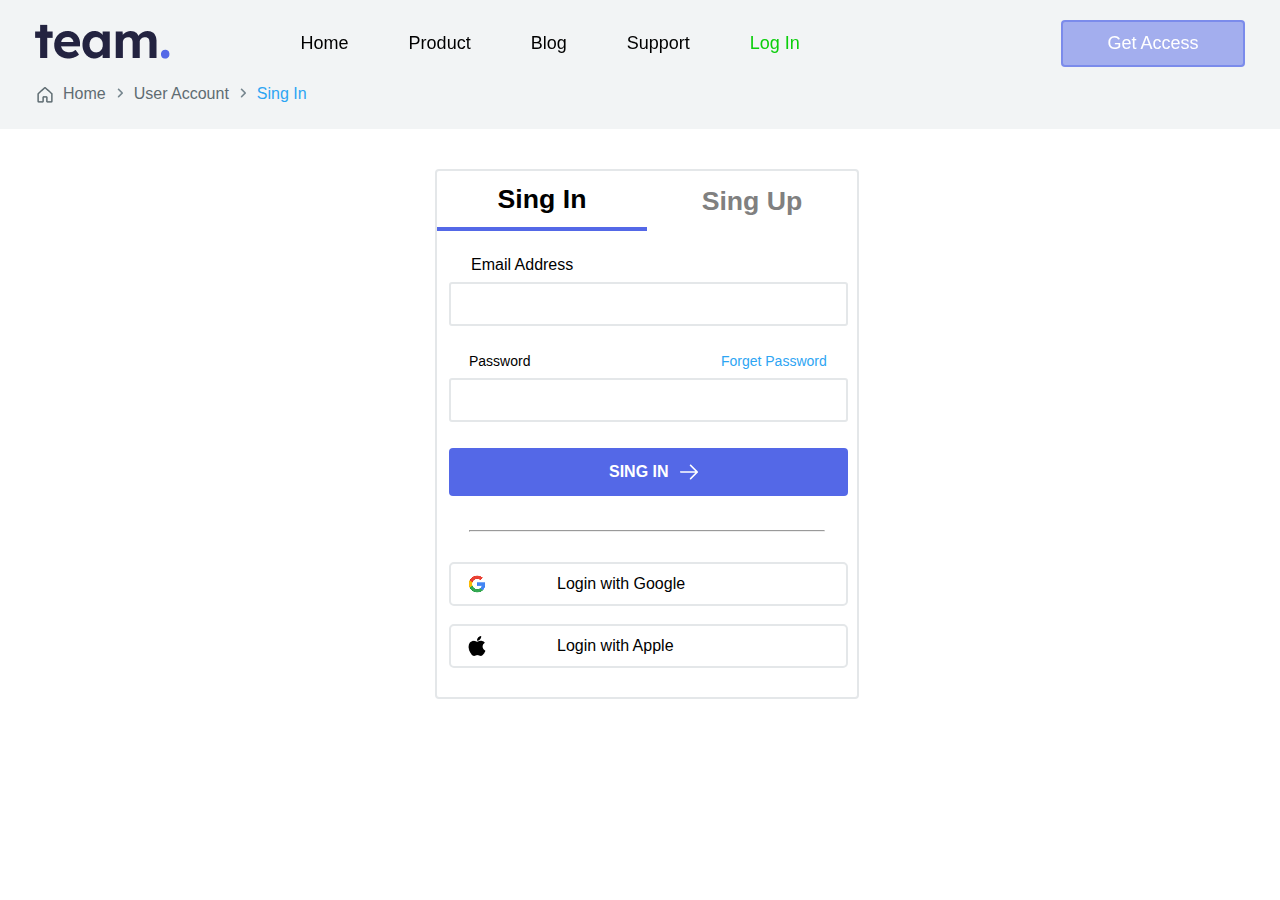
<file: scss/pages/register.html>
<!DOCTYPE html>
<html lang="en">

<head>
    <meta charset="UTF-8">
    <meta name="viewport" content="width=device-width, initial-scale=1.0">
    <title>Document</title>
    <link rel="stylesheet" href="../../scss/styles.css">
</head>

<body>
    <header id="header">
        <div class="container novbar">
            <a href="../../index.html">
                <img class="novbar_logo" src="../../assets/blog/team. (2).png" alt="logo">
            </a>
            <ul class="novbar__menus novbar__menus2">
                <li>
                    <a href="../../index.html">Home</a>
                </li>
                <li>
                    <a href="">Product</a>
                </li>
                <li>
                    <a href="../../scss/pages/blog.html">Blog</a>
                </li>
                <li>
                    <a href="./support.html">Support</a>
                </li>
                <li>
                    <a style="color: rgb(12, 206, 12)" href="">Log In</a>
                </li>
            </ul>
            <button id="toggle">
                <svg xmlns="http://www.w3.org/2000/svg" height="24px" viewBox="0 -960 960 960" width="24px"
                    fill="#000000">
                    <path d="M120-240v-80h720v80H120Zm0-200v-80h720v80H120Zm0-200v-80h720v80H120Z" />
                </svg>
            </button>

            <button class="novbar__button">
                <a href="">Get Access</a>
            </button>
        </div>
    </header>

    <ul id="nav_res" class="novbar__res__menus ">
        <div class="novbar__res__profile novbar__res__menus_li">
            <img src="../../assets/images/avatot.svg" alt="logo">
            <p class="nav__profile__description1">Begzod</p>
            <p class="nav__profile__description2">+998 77 014 77 03</p>
        </div>
        <li class="novbar__res__menus_li">
            <div class="nav__img">
                <svg xmlns="http://www.w3.org/2000/svg" height="30px" viewBox="0 -960 960 960" width="30px"
                    fill="#000000">
                    <path
                        d="M240-200h120v-240h240v240h120v-360L480-740 240-560v360Zm-80 80v-480l320-240 320 240v480H520v-240h-80v240H160Zm320-350Z" />
                </svg>
                <a href="../../index.html">Home</a>
            </div>
        </li>
        <li class="novbar__res__menus_li">
            <div class="nav__img">
                <svg xmlns="http://www.w3.org/2000/svg" height="30 px" viewBox="0 -960 960 960" width="30px"
                    fill="#1f1f1f">
                    <path
                        d="M240-80q-33 0-56.5-23.5T160-160v-480q0-33 23.5-56.5T240-720h80q0-66 47-113t113-47q66 0 113 47t47 113h80q33 0 56.5 23.5T800-640v480q0 33-23.5 56.5T720-80H240Zm0-80h480v-480h-80v80q0 17-11.5 28.5T600-520q-17 0-28.5-11.5T560-560v-80H400v80q0 17-11.5 28.5T360-520q-17 0-28.5-11.5T320-560v-80h-80v480Zm160-560h160q0-33-23.5-56.5T480-800q-33 0-56.5 23.5T400-720ZM240-160v-480 480Z" />
                </svg>
                <a href="">Product</a>
            </div>
        </li>
        <li class="novbar__res__menus_li">
            <div class="nav__img">
                <svg xmlns="http://www.w3.org/2000/svg" height="30px" viewBox="0 -960 960 960" width="30px"
                    fill="#1f1f1f#1f1f1f#1f1f1f">
                    <path
                        d="M480-480q-66 0-113-47t-47-113q0-66 47-113t113-47q66 0 113 47t47 113q0 66-47 113t-113 47ZM160-160v-112q0-34 17.5-62.5T224-378q62-31 126-46.5T480-440q66 0 130 15.5T736-378q29 15 46.5 43.5T800-272v112H160Zm80-80h480v-32q0-11-5.5-20T700-306q-54-27-109-40.5T480-360q-56 0-111 13.5T260-306q-9 5-14.5 14t-5.5 20v32Zm240-320q33 0 56.5-23.5T560-640q0-33-23.5-56.5T480-720q-33 0-56.5 23.5T400-640q0 33 23.5 56.5T480-560Zm0-80Zm0 400Z" />
                </svg>
                <a href="./blog.html">Blog</a>
            </div>
        </li>
        <li class="novbar__res__menus_li">
            <div class="nav__img">
                <svg xmlns="http://www.w3.org/2000/svg" height="30px" viewBox="0 -960 960 960" width="30px"
                    fill="#000000">
                    <path
                        d="M440-120v-80h320v-284q0-117-81.5-198.5T480-764q-117 0-198.5 81.5T200-484v244h-40q-33 0-56.5-23.5T80-320v-80q0-21 10.5-39.5T120-469l3-53q8-68 39.5-126t79-101q47.5-43 109-67T480-840q68 0 129 24t109 66.5Q766-707 797-649t40 126l3 52q19 9 29.5 27t10.5 38v92q0 20-10.5 38T840-249v49q0 33-23.5 56.5T760-120H440Zm-80-280q-17 0-28.5-11.5T320-440q0-17 11.5-28.5T360-480q17 0 28.5 11.5T400-440q0 17-11.5 28.5T360-400Zm240 0q-17 0-28.5-11.5T560-440q0-17 11.5-28.5T600-480q17 0 28.5 11.5T640-440q0 17-11.5 28.5T600-400Zm-359-62q-7-106 64-182t177-76q89 0 156.5 56.5T720-519q-91-1-167.5-49T435-698q-16 80-67.5 142.5T241-462Z" />
                </svg>
                <a href="./support.html">Support</a>
            </div>
        </li>
        <li class="novbar__res__menus_li">
            <div class="nav__img">
                <svg xmlns="http://www.w3.org/2000/svg" height="30px" viewBox="0 -960 960 960" width="30px"
                    fill="#0cce0c">
                    <path
                        d="M234-276q51-39 114-61.5T480-360q69 0 132 22.5T726-276q35-41 54.5-93T800-480q0-133-93.5-226.5T480-800q-133 0-226.5 93.5T160-480q0 59 19.5 111t54.5 93Zm246-164q-59 0-99.5-40.5T340-580q0-59 40.5-99.5T480-720q59 0 99.5 40.5T620-580q0 59-40.5 99.5T480-440Zm0 360q-83 0-156-31.5T197-197q-54-54-85.5-127T80-480q0-83 31.5-156T197-763q54-54 127-85.5T480-880q83 0 156 31.5T763-763q54 54 85.5 127T880-480q0 83-31.5 156T763-197q-54 54-127 85.5T480-80Zm0-80q53 0 100-15.5t86-44.5q-39-29-86-44.5T480-280q-53 0-100 15.5T294-220q39 29 86 44.5T480-160Zm0-360q26 0 43-17t17-43q0-26-17-43t-43-17q-26 0-43 17t-17 43q0 26 17 43t43 17Zm0-60Zm0 360Z" />
                </svg>
                <a style="color:  #0cce0c;" href="./register.html">Log In</a>
            </div>
        </li>
        <li class="novbar__res__menus_li" id="Confidential">
            <div class="nav__btn">
                <svg xmlns="http://www.w3.org/2000/svg" height="24px" viewBox="0 -960 960 960" width="24px"
                    fill="#1f1f1f#1f1f1f#1f1f1f">
                    <path
                        d="M420-360h120l-23-129q20-10 31.5-29t11.5-42q0-33-23.5-56.5T480-640q-33 0-56.5 23.5T400-560q0 23 11.5 42t31.5 29l-23 129Zm60 280q-139-35-229.5-159.5T160-516v-244l320-120 320 120v244q0 152-90.5 276.5T480-80Zm0-84q104-33 172-132t68-220v-189l-240-90-240 90v189q0 121 68 220t172 132Zm0-316Z" />
                </svg>
                <div>
                    <button>
                        <p style="color: black;">Confidential</p>
                    </button>
                </div>
            </div>
        </li>
        <li class="novbar__res__menus_li" id="close">
            <svg class="nav_button_img" xmlns="http://www.w3.org/2000/svg" height="30px" viewBox="0 -960 960 960"
                width="30px" fill="#000000">
                <path
                    d="m256-200-56-56 224-224-224-224 56-56 224 224 224-224 56 56-224 224 224 224-56 56-224-224-224 224Z" />
            </svg>
        </li>
        <div id="password__head">
            <div class="password__content password__li password__hide">
                <p class="password__description">Confidential</p>
            </div>
            <li class="password__li !important password__hide">
                <div class="password__content ">
                    <svg xmlns="http://www.w3.org/2000/svg" height="24px" viewBox="0 -960 960 960" width="24px"
                        fill="#1f1f1f#1f1f1f#1f1f1f">
                        <path
                            d="M240-80q-33 0-56.5-23.5T160-160v-400q0-33 23.5-56.5T240-640h40v-80q0-83 58.5-141.5T480-920q83 0 141.5 58.5T680-720v80h40q33 0 56.5 23.5T800-560v400q0 33-23.5 56.5T720-80H240Zm0-80h480v-400H240v400Zm240-120q33 0 56.5-23.5T560-360q0-33-23.5-56.5T480-440q-33 0-56.5 23.5T400-360q0 33 23.5 56.5T480-280ZM360-640h240v-80q0-50-35-85t-85-35q-50 0-85 35t-35 85v80ZM240-160v-400 400Z" />
                    </svg>
                    <a href="./change_password.html">
                        <p style="color: black;">Change Password</p>
                    </a>
                </div>
            </li>
            <li class="password__li !important password__hide" id="privacy__head">
                <div class="password__content">
                    <svg xmlns="http://www.w3.org/2000/svg" height="24px" viewBox="0 -960 960 960" width="24px"
                        fill="#1f1f1f#1f1f1f#1f1f1f">
                        <path
                            d="M480-520q-50 0-85-35t-35-85q0-50 35-85t85-35q50 0 85 35t35 85q0 50-35 85t-85 35Zm0-80q17 0 28.5-11.5T520-640q0-17-11.5-28.5T480-680q-17 0-28.5 11.5T440-640q0 17 11.5 28.5T480-600ZM240-280v-76q0-21 10.5-39.5T279-425q45-26 95-40.5T480-480q56 0 106 14.5t95 40.5q18 11 28.5 29.5T720-356v76H240Zm240-120q-41 0-80 10t-74 30h308q-35-20-74-30t-80-10Zm369-234q-31-73-86.5-128.5T634-849l31-74q88 36 154.5 103T923-665l-74 31Zm-738 0-74-31q37-88 103.5-154.5T295-923l31 74q-73 31-128.5 86.5T111-634ZM295-37q-88-36-154.5-103T37-295l74-31q31 73 86.5 128.5T326-111l-31 74Zm370 0-31-74q73-31 128.5-86.5T849-326l74 31q-36 88-103 154.5T665-37ZM480-640Zm0 280h154-308 154Z" />
                    </svg>
                    <p>User Privacy</p>
                </div>
            </li>
            <div id="privacy__content">
                <h3> User Privacy</h3>
                <p>
                    We respect your privacy and are committed to protecting your personal information. Your data
                    belongs
                    to you, and we make sure it stays safe and private. <br> <br>

                    We do not access, read, or share your messages or files without your permission. You have full
                    control over your information and can manage or delete it anytime. <br> <br>

                    Our systems are designed to keep your data secure, and we never use it for advertising or
                    tracking
                    purposes.</p>
                <svg id="privacy__close" xmlns="http://www.w3.org/2000/svg" height="24px" viewBox="0 -960 960 960"
                    width="24px" fill="#1f1f1f#1f1f1f#1f1f1f">
                    <path d="M560-240 320-480l240-240 56 56-184 184 184 184-56 56Z" />
                </svg>
            </div>
            <li class="password__li !important password__hide" id="data__head">
                <div class="password__content">
                    <svg xmlns="http://www.w3.org/2000/svg" height="24px" viewBox="0 -960 960 960" width="24px"
                        fill="#1f1f1f#1f1f1f#1f1f1f">
                        <path
                            d="M440-280h80v-240h-80v240Zm40-320q17 0 28.5-11.5T520-640q0-17-11.5-28.5T480-680q-17 0-28.5 11.5T440-640q0 17 11.5 28.5T480-600Zm0 520q-139-35-229.5-159.5T160-516v-244l320-120 320 120v244q0 152-90.5 276.5T480-80Zm0-84q104-33 172-132t68-220v-189l-240-90-240 90v189q0 121 68 220t172 132Zm0-316Z" />
                    </svg>
                    <p>Data Protection</p>
                </div>
            </li>
            <div id="Data">
                <h3> Data Privacy</h3>
                <p>
                    We take your privacy seriously. We collect only the necessary information to provide and improve our
                    services. Your personal data is never sold or shared with third parties without your permission.
                    <br> <br>

                    All user data is stored securely and encrypted. You can request to view, update, or delete your
                    information at any time by contacting our support team. <br> <br>

                    We follow international data privacy laws, including GDPR and other relevant regulations.
                </p>
                <svg id="data__close" xmlns="http://www.w3.org/2000/svg" height="24px" viewBox="0 -960 960 960"
                    width="24px" fill="#1f1f1f#1f1f1f#1f1f1f">
                    <path d="M560-240 320-480l240-240 56 56-184 184 184 184-56 56Z" />
                </svg>
            </div>
            <li class="password__li !important password__hide" id="securty_head">
                <div class="password__content">
                    <svg xmlns="http://www.w3.org/2000/svg" height="24px" viewBox="0 -960 960 960" width="24px"
                        fill="#1f1f1f#1f1f1f#1f1f1f">
                        <path
                            d="M480-80q-139-35-229.5-159.5T160-516v-244l320-120 320 120v244q0 152-90.5 276.5T480-80Zm0-84q97-30 162-118.5T718-480H480v-315l-240 90v207q0 7 2 18h238v316Z" />
                    </svg>
                    <p>Security Measures</p>
                </div>
            </li>
            <div id="securty">
                <h3> Security</h3>
                <p> We are committed to protecting your personal data. We implement a variety of security measures to
                    maintain the safety of your information, including: <br> <br>
                    • SSL encryption to protect data during transmission <br> <br>
                    • Secure servers and firewalls to prevent unauthorized access <br> <br>
                    • Access control so only authorized personnel can view sensitive data <br> <br>
                    • Regular security audits and updates to keep our systems safe <br> <br>

                    Your data security is our top priority.</p>
                <svg id="securty__close" xmlns="http://www.w3.org/2000/svg" height="24px" viewBox="0 -960 960 960"
                    width="24px" fill="#1f1f1f#1f1f1f#1f1f1f">
                    <path d="M560-240 320-480l240-240 56 56-184 184 184 184-56 56Z" />
                </svg>
            </div>
            <li class="password__li !important password__hide" id="user_rights_head">
                <div class="password__content">
                    <svg xmlns="http://www.w3.org/2000/svg" height="24px" viewBox="0 -960 960 960" width="24px"
                        fill="#1f1f1f#1f1f1f#1f1f1f">
                        <path
                            d="M560-680v-80h320v80H560Zm0 160v-80h320v80H560Zm0 160v-80h320v80H560Zm-240-40q-50 0-85-35t-35-85q0-50 35-85t85-35q50 0 85 35t35 85q0 50-35 85t-85 35ZM80-160v-76q0-21 10-40t28-30q45-27 95.5-40.5T320-360q56 0 106.5 13.5T522-306q18 11 28 30t10 40v76H80Zm86-80h308q-35-20-74-30t-80-10q-41 0-80 10t-74 30Zm154-240q17 0 28.5-11.5T360-520q0-17-11.5-28.5T320-560q-17 0-28.5 11.5T280-520q0 17 11.5 28.5T320-480Zm0-40Zm0 280Z" />
                    </svg>
                    <p>User Rights</p>
                </div>
            </li>
            <div id="user_rights">
                <h3>User Rights</h3>
                <p> We respect your rights regarding your personal data. As a user, you have the right to: <br> <br>
                    • Access the personal information we collect about you <br> <br>
                    • Request corrections to inaccurate or outdated data <br> <br>
                    • Delete your personal data at any time <br> <br>
                    • Withdraw consent for data processing <br> <br>
                    • Request a copy of your stored information (data portability) <br> <br>
                    • Object to how your data is used for marketing or analytics <br> <br>

                    To exercise any of these rights, please contact us at [your contact email or form].</p>
                <svg id="user__close" xmlns="http://www.w3.org/2000/svg" height="24px" viewBox="0 -960 960 960"
                    width="24px" fill="#1f1f1f#1f1f1f#1f1f1f">
                    <path d="M560-240 320-480l240-240 56 56-184 184 184 184-56 56Z" />
                </svg>
            </div>
            <li id="open">
                <svg class="password__li password__hide" xmlns="http://www.w3.org/2000/svg" height="40px"
                    viewBox="0 -960 960 960" width="40px" fill="#1f1f1f#1f1f1f#1f1f1f">
                    <path d="M560-240 320-480l240-240 56 56-184 184 184 184-56 56Z" />
                </svg>
            </li>

        </div>
        <!-- <div class="nav__img__logo">
                <a href="https://www.youtube.com/">
                    <img src="./assets/images/youtube.png" alt="logo">
                </a>
                <a href="https://www.instagram.com/">
                    <img src="./assets/images/instagram.png" alt="logo">
                </a>
                <a href="https://x.com/">
                    <img src="./assets/images/twitter.png" alt="logo">
                </a>
            </div> -->
        </li>
    </ul>

    <main>
        <section id="sing1">
            <div class="container">
                <div class="sing__contact">
                    <div>
                        <img src="../../assets/register/House.png" alt="House_logo">
                    </div>
                    <div>
                        <a href="../../index.html">
                            <p>Home</p>
                        </a>
                    </div>
                    <div>
                        <img src="../../assets/register/CaretRight.png" alt="ArrowRight">
                    </div>
                    <div>
                        <a href="./register.html">
                            <p>User Account</p>
                        </a>
                    </div>
                    <div>
                        <img src="../../assets/register/CaretRight.png" alt="ArrowRight">
                    </div>
                    <div>
                        <a href="./register.html">
                            <p style="color: #2DA5F3;">Sing In</p>
                        </a>
                    </div>
                </div>
            </div>
        </section>

        <section id="sing">
            <div class="container">
                <div class="sing__content">
                    <div class="sing__card">
                        <div class="sing__buttons">
                            <button class="sing__button sing__up">
                                <a href="">
                                    <h1>Sing In</h1>
                                </a>
                            </button>
                            <button class="sing__button3">
                                <a href="./sing-up.html">
                                    <h1 style="color: grey;">Sing Up</h1>
                                </a>
                            </button>
                        </div>
                        <form>
                            <label class="sing__lable">Email Address</label> <br>
                            <input class="sing__input" required type="email">
                            <label class="sing__lable2">Password</label>
                            <label class="sing__lable3">Forget Password</label> <br>
                            <input class="sing__input sing__password" required type="password">
                        </form>
                        <button class="sing__button2">
                            <div class="sing__button2__img">
                                <a href="./register2.html"><b>SING IN</b></a>
                                <img src="../../assets/register/ArrowRight.png" alt="ArrowRight">
                            </div>
                        </button>
                        <hr>
                        <div class="sing__mini__card">
                            <a href="https://myaccount.google.com/?utm_source=sign_in_no_continue&pli=1">
                                <div class="sing__mini__content">
                                    <img src="../../assets/register/Google.png" alt="Google">
                                    <p>Login with Google</p>
                                </div>
                            </a>
                        </div>
                        <div class="sing__mini__card sing__mini__card2">
                            <a href="https://account.apple.com/account">
                                <div class="sing__mini__content">
                                    <img src="../../assets/register/Apple.png" alt="Apple">
                                    <p>Login with Apple</p>
                                </div>
                            </a>
                        </div>
                    </div>
                </div>
            </div>
        </section>
    </main>

    <script src="../../Js/main.js"></script>
</body>

</html>
</file>
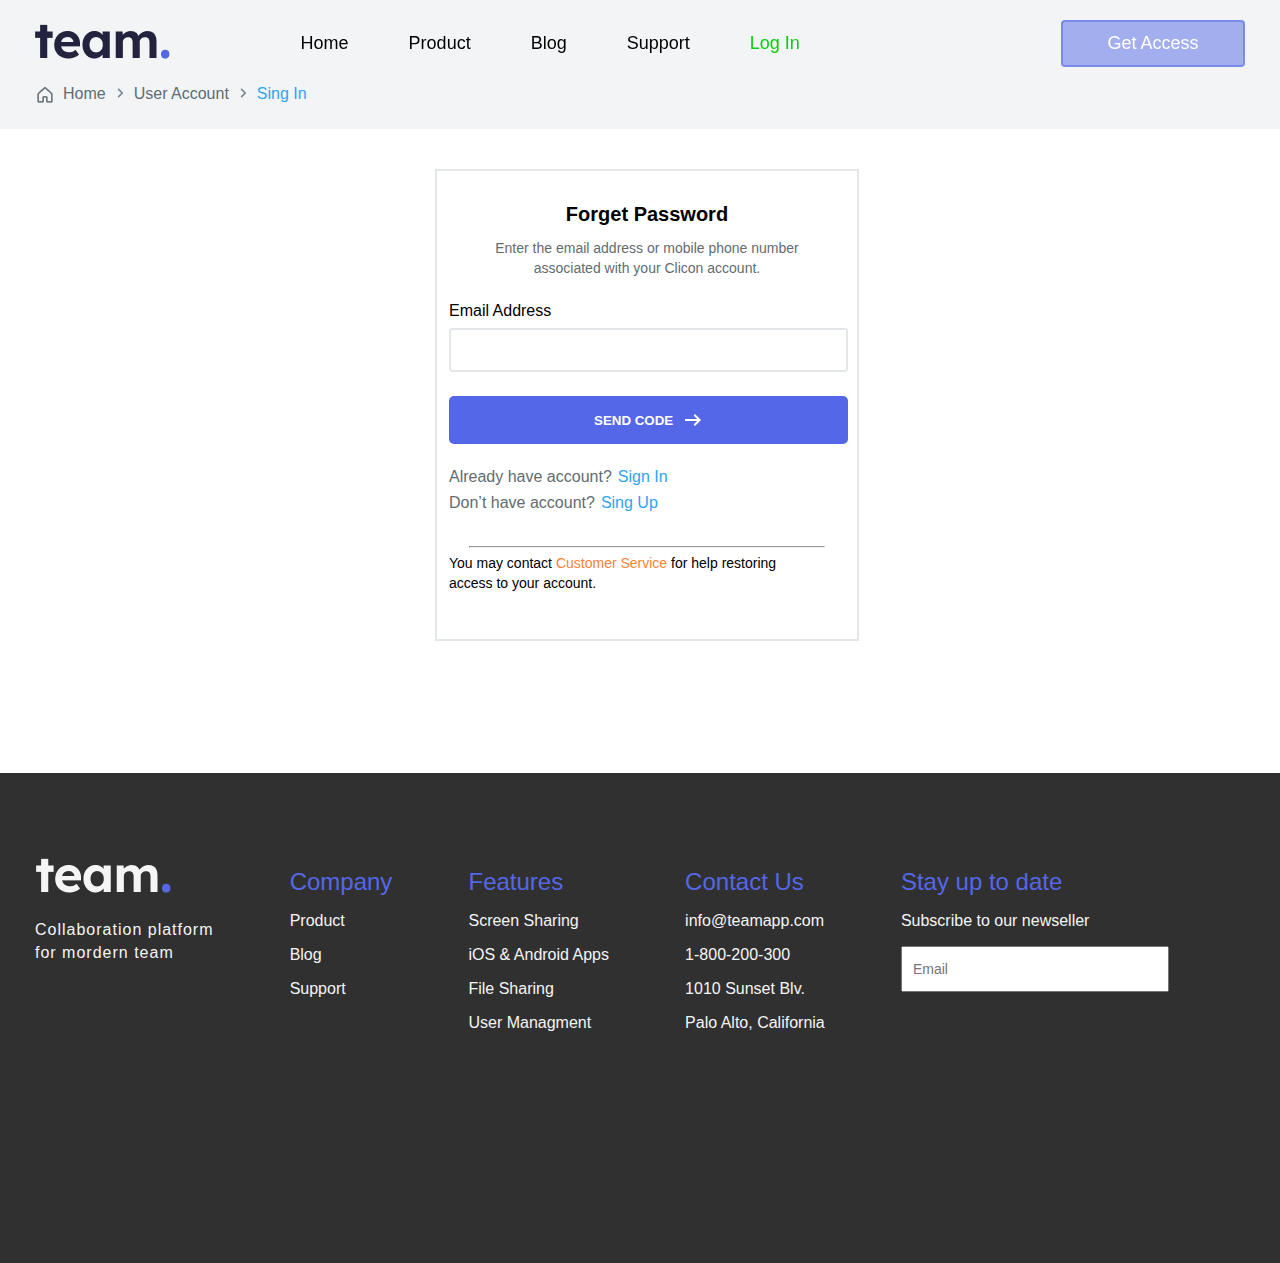
<file: scss/pages/register2.html>
<!DOCTYPE html>
<html lang="en">

<head>
    <meta charset="UTF-8">
    <meta name="viewport" content="width=device-width, initial-scale=1.0">
    <title>Document</title>
    <link rel="stylesheet" href="../../scss/styles.css">
</head>

<body>
    <header id="header">
        <div class="container novbar">
            <a href="../../index.html">
                <img class="novbar_logo" src="../../assets/blog/team. (2).png" alt="logo">
            </a>
            <ul class="novbar__menus novbar__menus2">
                <li>
                    <a href="../../index.html">Home</a>
                </li>
                <li>
                    <a href="">Product</a>
                </li>
                <li>
                    <a href="../../scss/pages/blog.html">Blog</a>
                </li>
                <li>
                    <a href="./support.html">Support</a>
                </li>
                <li>
                    <a style="color: rgb(12, 206, 12)" href="">Log In</a>
                </li>
            </ul>
            <button id="toggle">
                <svg xmlns="http://www.w3.org/2000/svg" height="24px" viewBox="0 -960 960 960" width="24px"
                    fill="#000000">
                    <path d="M120-240v-80h720v80H120Zm0-200v-80h720v80H120Zm0-200v-80h720v80H120Z" />
                </svg>
            </button>

            <button class="novbar__button">
                <a href="">Get Access</a>
            </button>
        </div>
    </header>

    <ul id="nav_res" class="novbar__res__menus ">
        <div class="novbar__res__profile novbar__res__menus_li">
            <img src="../../assets/images/avatot.svg" alt="logo">
            <p class="nav__profile__description1">Begzod</p>
            <p class="nav__profile__description2">+998 77 014 77 03</p>
        </div>
        <li class="novbar__res__menus_li">
            <div class="nav__img">
                <svg xmlns="http://www.w3.org/2000/svg" height="30px" viewBox="0 -960 960 960" width="30px"
                    fill="#000000">
                    <path
                        d="M240-200h120v-240h240v240h120v-360L480-740 240-560v360Zm-80 80v-480l320-240 320 240v480H520v-240h-80v240H160Zm320-350Z" />
                </svg>
                <a href="../../index.html">Home</a>
            </div>
        </li>
        <li class="novbar__res__menus_li">
            <div class="nav__img">
                <svg xmlns="http://www.w3.org/2000/svg" height="30 px" viewBox="0 -960 960 960" width="30px"
                    fill="#1f1f1f">
                    <path
                        d="M240-80q-33 0-56.5-23.5T160-160v-480q0-33 23.5-56.5T240-720h80q0-66 47-113t113-47q66 0 113 47t47 113h80q33 0 56.5 23.5T800-640v480q0 33-23.5 56.5T720-80H240Zm0-80h480v-480h-80v80q0 17-11.5 28.5T600-520q-17 0-28.5-11.5T560-560v-80H400v80q0 17-11.5 28.5T360-520q-17 0-28.5-11.5T320-560v-80h-80v480Zm160-560h160q0-33-23.5-56.5T480-800q-33 0-56.5 23.5T400-720ZM240-160v-480 480Z" />
                </svg>
                <a href="">Product</a>
            </div>
        </li>
        <li class="novbar__res__menus_li">
            <div class="nav__img">
                <svg xmlns="http://www.w3.org/2000/svg" height="30px" viewBox="0 -960 960 960" width="30px"
                    fill="#1f1f1f#1f1f1f#1f1f1f">
                    <path
                        d="M480-480q-66 0-113-47t-47-113q0-66 47-113t113-47q66 0 113 47t47 113q0 66-47 113t-113 47ZM160-160v-112q0-34 17.5-62.5T224-378q62-31 126-46.5T480-440q66 0 130 15.5T736-378q29 15 46.5 43.5T800-272v112H160Zm80-80h480v-32q0-11-5.5-20T700-306q-54-27-109-40.5T480-360q-56 0-111 13.5T260-306q-9 5-14.5 14t-5.5 20v32Zm240-320q33 0 56.5-23.5T560-640q0-33-23.5-56.5T480-720q-33 0-56.5 23.5T400-640q0 33 23.5 56.5T480-560Zm0-80Zm0 400Z" />
                </svg>
                <a href="./blog.html">Blog</a>
            </div>
        </li>
        <li class="novbar__res__menus_li">
            <div class="nav__img">
                <svg xmlns="http://www.w3.org/2000/svg" height="30px" viewBox="0 -960 960 960" width="30px"
                    fill="#000000">
                    <path
                        d="M440-120v-80h320v-284q0-117-81.5-198.5T480-764q-117 0-198.5 81.5T200-484v244h-40q-33 0-56.5-23.5T80-320v-80q0-21 10.5-39.5T120-469l3-53q8-68 39.5-126t79-101q47.5-43 109-67T480-840q68 0 129 24t109 66.5Q766-707 797-649t40 126l3 52q19 9 29.5 27t10.5 38v92q0 20-10.5 38T840-249v49q0 33-23.5 56.5T760-120H440Zm-80-280q-17 0-28.5-11.5T320-440q0-17 11.5-28.5T360-480q17 0 28.5 11.5T400-440q0 17-11.5 28.5T360-400Zm240 0q-17 0-28.5-11.5T560-440q0-17 11.5-28.5T600-480q17 0 28.5 11.5T640-440q0 17-11.5 28.5T600-400Zm-359-62q-7-106 64-182t177-76q89 0 156.5 56.5T720-519q-91-1-167.5-49T435-698q-16 80-67.5 142.5T241-462Z" />
                </svg>
                <a href="./support.html">Support</a>
            </div>
        </li>
        <li class="novbar__res__menus_li">
            <div class="nav__img">
                <svg xmlns="http://www.w3.org/2000/svg" height="30px" viewBox="0 -960 960 960" width="30px"
                    fill="#0cce0c">
                    <path
                        d="M234-276q51-39 114-61.5T480-360q69 0 132 22.5T726-276q35-41 54.5-93T800-480q0-133-93.5-226.5T480-800q-133 0-226.5 93.5T160-480q0 59 19.5 111t54.5 93Zm246-164q-59 0-99.5-40.5T340-580q0-59 40.5-99.5T480-720q59 0 99.5 40.5T620-580q0 59-40.5 99.5T480-440Zm0 360q-83 0-156-31.5T197-197q-54-54-85.5-127T80-480q0-83 31.5-156T197-763q54-54 127-85.5T480-880q83 0 156 31.5T763-763q54 54 85.5 127T880-480q0 83-31.5 156T763-197q-54 54-127 85.5T480-80Zm0-80q53 0 100-15.5t86-44.5q-39-29-86-44.5T480-280q-53 0-100 15.5T294-220q39 29 86 44.5T480-160Zm0-360q26 0 43-17t17-43q0-26-17-43t-43-17q-26 0-43 17t-17 43q0 26 17 43t43 17Zm0-60Zm0 360Z" />
                </svg>
                <a style="color:  #0cce0c;" href="./register.html">Log In</a>
            </div>
        </li>
        <li class="novbar__res__menus_li" id="Confidential">
            <div class="nav__btn">
                <svg xmlns="http://www.w3.org/2000/svg" height="24px" viewBox="0 -960 960 960" width="24px"
                    fill="#1f1f1f#1f1f1f#1f1f1f">
                    <path
                        d="M420-360h120l-23-129q20-10 31.5-29t11.5-42q0-33-23.5-56.5T480-640q-33 0-56.5 23.5T400-560q0 23 11.5 42t31.5 29l-23 129Zm60 280q-139-35-229.5-159.5T160-516v-244l320-120 320 120v244q0 152-90.5 276.5T480-80Zm0-84q104-33 172-132t68-220v-189l-240-90-240 90v189q0 121 68 220t172 132Zm0-316Z" />
                </svg>
                <div>
                    <button>
                        <p style="color: black;">Confidential</p>
                    </button>
                </div>
            </div>
        </li>
        <li class="novbar__res__menus_li" id="close">
            <svg class="nav_button_img" xmlns="http://www.w3.org/2000/svg" height="30px" viewBox="0 -960 960 960"
                width="30px" fill="#000000">
                <path
                    d="m256-200-56-56 224-224-224-224 56-56 224 224 224-224 56 56-224 224 224 224-56 56-224-224-224 224Z" />
            </svg>
        </li>
        <div id="password__head">
            <div class="password__content password__li password__hide">
                <p class="password__description">Confidential</p>
            </div>
            <li class="password__li !important password__hide">
                <div class="password__content ">
                    <svg xmlns="http://www.w3.org/2000/svg" height="24px" viewBox="0 -960 960 960" width="24px"
                        fill="#1f1f1f#1f1f1f#1f1f1f">
                        <path
                            d="M240-80q-33 0-56.5-23.5T160-160v-400q0-33 23.5-56.5T240-640h40v-80q0-83 58.5-141.5T480-920q83 0 141.5 58.5T680-720v80h40q33 0 56.5 23.5T800-560v400q0 33-23.5 56.5T720-80H240Zm0-80h480v-400H240v400Zm240-120q33 0 56.5-23.5T560-360q0-33-23.5-56.5T480-440q-33 0-56.5 23.5T400-360q0 33 23.5 56.5T480-280ZM360-640h240v-80q0-50-35-85t-85-35q-50 0-85 35t-35 85v80ZM240-160v-400 400Z" />
                    </svg>
                    <a href="./change_password.html">
                        <p style="color: black;">Change Password</p>
                    </a>
                </div>
            </li>
            <li class="password__li !important password__hide" id="privacy__head">
                <div class="password__content">
                    <svg xmlns="http://www.w3.org/2000/svg" height="24px" viewBox="0 -960 960 960" width="24px"
                        fill="#1f1f1f#1f1f1f#1f1f1f">
                        <path
                            d="M480-520q-50 0-85-35t-35-85q0-50 35-85t85-35q50 0 85 35t35 85q0 50-35 85t-85 35Zm0-80q17 0 28.5-11.5T520-640q0-17-11.5-28.5T480-680q-17 0-28.5 11.5T440-640q0 17 11.5 28.5T480-600ZM240-280v-76q0-21 10.5-39.5T279-425q45-26 95-40.5T480-480q56 0 106 14.5t95 40.5q18 11 28.5 29.5T720-356v76H240Zm240-120q-41 0-80 10t-74 30h308q-35-20-74-30t-80-10Zm369-234q-31-73-86.5-128.5T634-849l31-74q88 36 154.5 103T923-665l-74 31Zm-738 0-74-31q37-88 103.5-154.5T295-923l31 74q-73 31-128.5 86.5T111-634ZM295-37q-88-36-154.5-103T37-295l74-31q31 73 86.5 128.5T326-111l-31 74Zm370 0-31-74q73-31 128.5-86.5T849-326l74 31q-36 88-103 154.5T665-37ZM480-640Zm0 280h154-308 154Z" />
                    </svg>
                    <p>User Privacy</p>
                </div>
            </li>
            <div id="privacy__content">
                <h3> User Privacy</h3>
                <p>
                    We respect your privacy and are committed to protecting your personal information. Your data
                    belongs
                    to you, and we make sure it stays safe and private. <br> <br>

                    We do not access, read, or share your messages or files without your permission. You have full
                    control over your information and can manage or delete it anytime. <br> <br>

                    Our systems are designed to keep your data secure, and we never use it for advertising or
                    tracking
                    purposes.</p>
                <svg id="privacy__close" xmlns="http://www.w3.org/2000/svg" height="24px" viewBox="0 -960 960 960"
                    width="24px" fill="#1f1f1f#1f1f1f#1f1f1f">
                    <path d="M560-240 320-480l240-240 56 56-184 184 184 184-56 56Z" />
                </svg>
            </div>
            <li class="password__li !important password__hide" id="data__head">
                <div class="password__content">
                    <svg xmlns="http://www.w3.org/2000/svg" height="24px" viewBox="0 -960 960 960" width="24px"
                        fill="#1f1f1f#1f1f1f#1f1f1f">
                        <path
                            d="M440-280h80v-240h-80v240Zm40-320q17 0 28.5-11.5T520-640q0-17-11.5-28.5T480-680q-17 0-28.5 11.5T440-640q0 17 11.5 28.5T480-600Zm0 520q-139-35-229.5-159.5T160-516v-244l320-120 320 120v244q0 152-90.5 276.5T480-80Zm0-84q104-33 172-132t68-220v-189l-240-90-240 90v189q0 121 68 220t172 132Zm0-316Z" />
                    </svg>
                    <p>Data Protection</p>
                </div>
            </li>
            <div id="Data">
                <h3> Data Privacy</h3>
                <p>
                    We take your privacy seriously. We collect only the necessary information to provide and improve our
                    services. Your personal data is never sold or shared with third parties without your permission.
                    <br> <br>

                    All user data is stored securely and encrypted. You can request to view, update, or delete your
                    information at any time by contacting our support team. <br> <br>

                    We follow international data privacy laws, including GDPR and other relevant regulations.
                </p>
                <svg id="data__close" xmlns="http://www.w3.org/2000/svg" height="24px" viewBox="0 -960 960 960"
                    width="24px" fill="#1f1f1f#1f1f1f#1f1f1f">
                    <path d="M560-240 320-480l240-240 56 56-184 184 184 184-56 56Z" />
                </svg>
            </div>
            <li class="password__li !important password__hide" id="securty_head">
                <div class="password__content">
                    <svg xmlns="http://www.w3.org/2000/svg" height="24px" viewBox="0 -960 960 960" width="24px"
                        fill="#1f1f1f#1f1f1f#1f1f1f">
                        <path
                            d="M480-80q-139-35-229.5-159.5T160-516v-244l320-120 320 120v244q0 152-90.5 276.5T480-80Zm0-84q97-30 162-118.5T718-480H480v-315l-240 90v207q0 7 2 18h238v316Z" />
                    </svg>
                    <p>Security Measures</p>
                </div>
            </li>
            <div id="securty">
                <h3> Security</h3>
                <p> We are committed to protecting your personal data. We implement a variety of security measures to
                    maintain the safety of your information, including: <br> <br>
                    • SSL encryption to protect data during transmission <br> <br>
                    • Secure servers and firewalls to prevent unauthorized access <br> <br>
                    • Access control so only authorized personnel can view sensitive data <br> <br>
                    • Regular security audits and updates to keep our systems safe <br> <br>

                    Your data security is our top priority.</p>
                <svg id="securty__close" xmlns="http://www.w3.org/2000/svg" height="24px" viewBox="0 -960 960 960"
                    width="24px" fill="#1f1f1f#1f1f1f#1f1f1f">
                    <path d="M560-240 320-480l240-240 56 56-184 184 184 184-56 56Z" />
                </svg>
            </div>
            <li class="password__li !important password__hide" id="user_rights_head">
                <div class="password__content">
                    <svg xmlns="http://www.w3.org/2000/svg" height="24px" viewBox="0 -960 960 960" width="24px"
                        fill="#1f1f1f#1f1f1f#1f1f1f">
                        <path
                            d="M560-680v-80h320v80H560Zm0 160v-80h320v80H560Zm0 160v-80h320v80H560Zm-240-40q-50 0-85-35t-35-85q0-50 35-85t85-35q50 0 85 35t35 85q0 50-35 85t-85 35ZM80-160v-76q0-21 10-40t28-30q45-27 95.5-40.5T320-360q56 0 106.5 13.5T522-306q18 11 28 30t10 40v76H80Zm86-80h308q-35-20-74-30t-80-10q-41 0-80 10t-74 30Zm154-240q17 0 28.5-11.5T360-520q0-17-11.5-28.5T320-560q-17 0-28.5 11.5T280-520q0 17 11.5 28.5T320-480Zm0-40Zm0 280Z" />
                    </svg>
                    <p>User Rights</p>
                </div>
            </li>
            <div id="user_rights">
                <h3>User Rights</h3>
                <p> We respect your rights regarding your personal data. As a user, you have the right to: <br> <br>
                    • Access the personal information we collect about you <br> <br>
                    • Request corrections to inaccurate or outdated data <br> <br>
                    • Delete your personal data at any time <br> <br>
                    • Withdraw consent for data processing <br> <br>
                    • Request a copy of your stored information (data portability) <br> <br>
                    • Object to how your data is used for marketing or analytics <br> <br>

                    To exercise any of these rights, please contact us at [your contact email or form].</p>
                <svg id="user__close" xmlns="http://www.w3.org/2000/svg" height="24px" viewBox="0 -960 960 960"
                    width="24px" fill="#1f1f1f#1f1f1f#1f1f1f">
                    <path d="M560-240 320-480l240-240 56 56-184 184 184 184-56 56Z" />
                </svg>
            </div>
            <li id="open">
                <svg class="password__li password__hide" xmlns="http://www.w3.org/2000/svg" height="40px"
                    viewBox="0 -960 960 960" width="40px" fill="#1f1f1f#1f1f1f#1f1f1f">
                    <path d="M560-240 320-480l240-240 56 56-184 184 184 184-56 56Z" />
                </svg>
            </li>

        </div>
        <!-- <div class="nav__img__logo">
                <a href="https://www.youtube.com/">
                    <img src="./assets/images/youtube.png" alt="logo">
                </a>
                <a href="https://www.instagram.com/">
                    <img src="./assets/images/instagram.png" alt="logo">
                </a>
                <a href="https://x.com/">
                    <img src="./assets/images/twitter.png" alt="logo">
                </a>
            </div> -->
        </li>
    </ul>

    <main>
        <section id="sing1">
            <div class="container">
                <div class="sing__contact">
                    <div>
                        <img src="../../assets/register/House.png" alt="House_logo">
                    </div>
                    <div>
                        <a href="../../index.html">
                            <p>Home</p>
                        </a>
                    </div>
                    <div>
                        <img src="../../assets/register/CaretRight.png" alt="ArrowRight">
                    </div>
                    <div>
                        <a href="./register.html">
                            <p>User Account</p>
                        </a>
                    </div>
                    <div>
                        <img src="../../assets/register/CaretRight.png" alt="ArrowRight">
                    </div>
                    <div>
                        <a href="./register.html">
                            <p style="color: #2DA5F3;">Sing In</p>
                        </a>
                    </div>
                </div>
            </div>
        </section>

        <section id="forget">
            <div class="container">
                <div class="forget__content">
                    <div class="forget__card">
                        <h1 class="forget__title">Forget Password</h1>
                        <p class="forget__description">Enter the email address or mobile phone number <br> associated
                            with
                            your Clicon account.</p>
                        <form>
                            <label class="forget__lable">Email Address</label> <br>
                            <input class="forget__email" required type="email">
                        </form>
                        <button class="forget__button">
                            <a href="./Reset-Password.html">
                                <div class="forget__button__img">
                                    <p><b>SEND CODE</b></p>
                                    <svg xmlns="http://www.w3.org/2000/svg" height="24px" viewBox="0 -960 960 960"
                                        width="24px" fill="#ffff">
                                        <path d="m560-240-56-58 142-142H160v-80h486L504-662l56-58 240 240-240 240Z" />
                                    </svg>
                                </div>
                            </a>
                        </button>
                        <div class="forget__contact">
                            <p>Already have account?</p>
                            <a href="./register.html">Sign In</a>
                        </div>
                        <div class="forget__contact forget__contact2">
                            <p>Don’t have account?</p>
                            <a href=""> Sing Up</a>
                        </div>
                        <hr>
                        <p class="forget__description2">You may contact <span style="color: #FA8232;">Customer
                                Service</span> for help restoring <br> access
                            to your account.</p>
                    </div>
                </div>
            </div>
        </section>
    </main>
    <footer>
        <div class="container">
            <div class="footer__content">
                <div>
                    <img src="../../assets/images/Head_logo.png" alt="logo">
                    <p class="footer__description">Collaboration platform <br> for mordern team </p>
                </div>
                <ul class="footer__menus">
                    <li class="footer__menus__first">Company</li>
                    <li>Product</li>
                    <li>Blog</li>
                    <li>Support</li>
                </ul>
                <ul class="footer__menus">
                    <li class="footer__menus__first">Features</li>
                    <li>Screen Sharing</li>
                    <li>iOS & Android Apps</li>
                    <li>File Sharing</li>
                    <li>User Managment</li>
                </ul>
                <ul class="footer__menus">
                    <li class="footer__menus__first">Contact Us</li>
                    <li>info@teamapp.com</li>
                    <li>1-800-200-300</li>
                    <li>1010 Sunset Blv.</li>
                    <li>Palo Alto, California</li>
                </ul>
                <ul class="footer__menus">
                    <li class="footer__menus__first">Stay up to date </li>
                    <li>Subscribe to our newseller</li>
                    <li>
                        <form>
                            <input class="footer__input" required placeholder="Email" type="email">
                        </form>
                    </li>
                </ul>
            </div>
        </div>
    </footer>
    <script src="../../Js/main.js"></script>
</body>
</file>
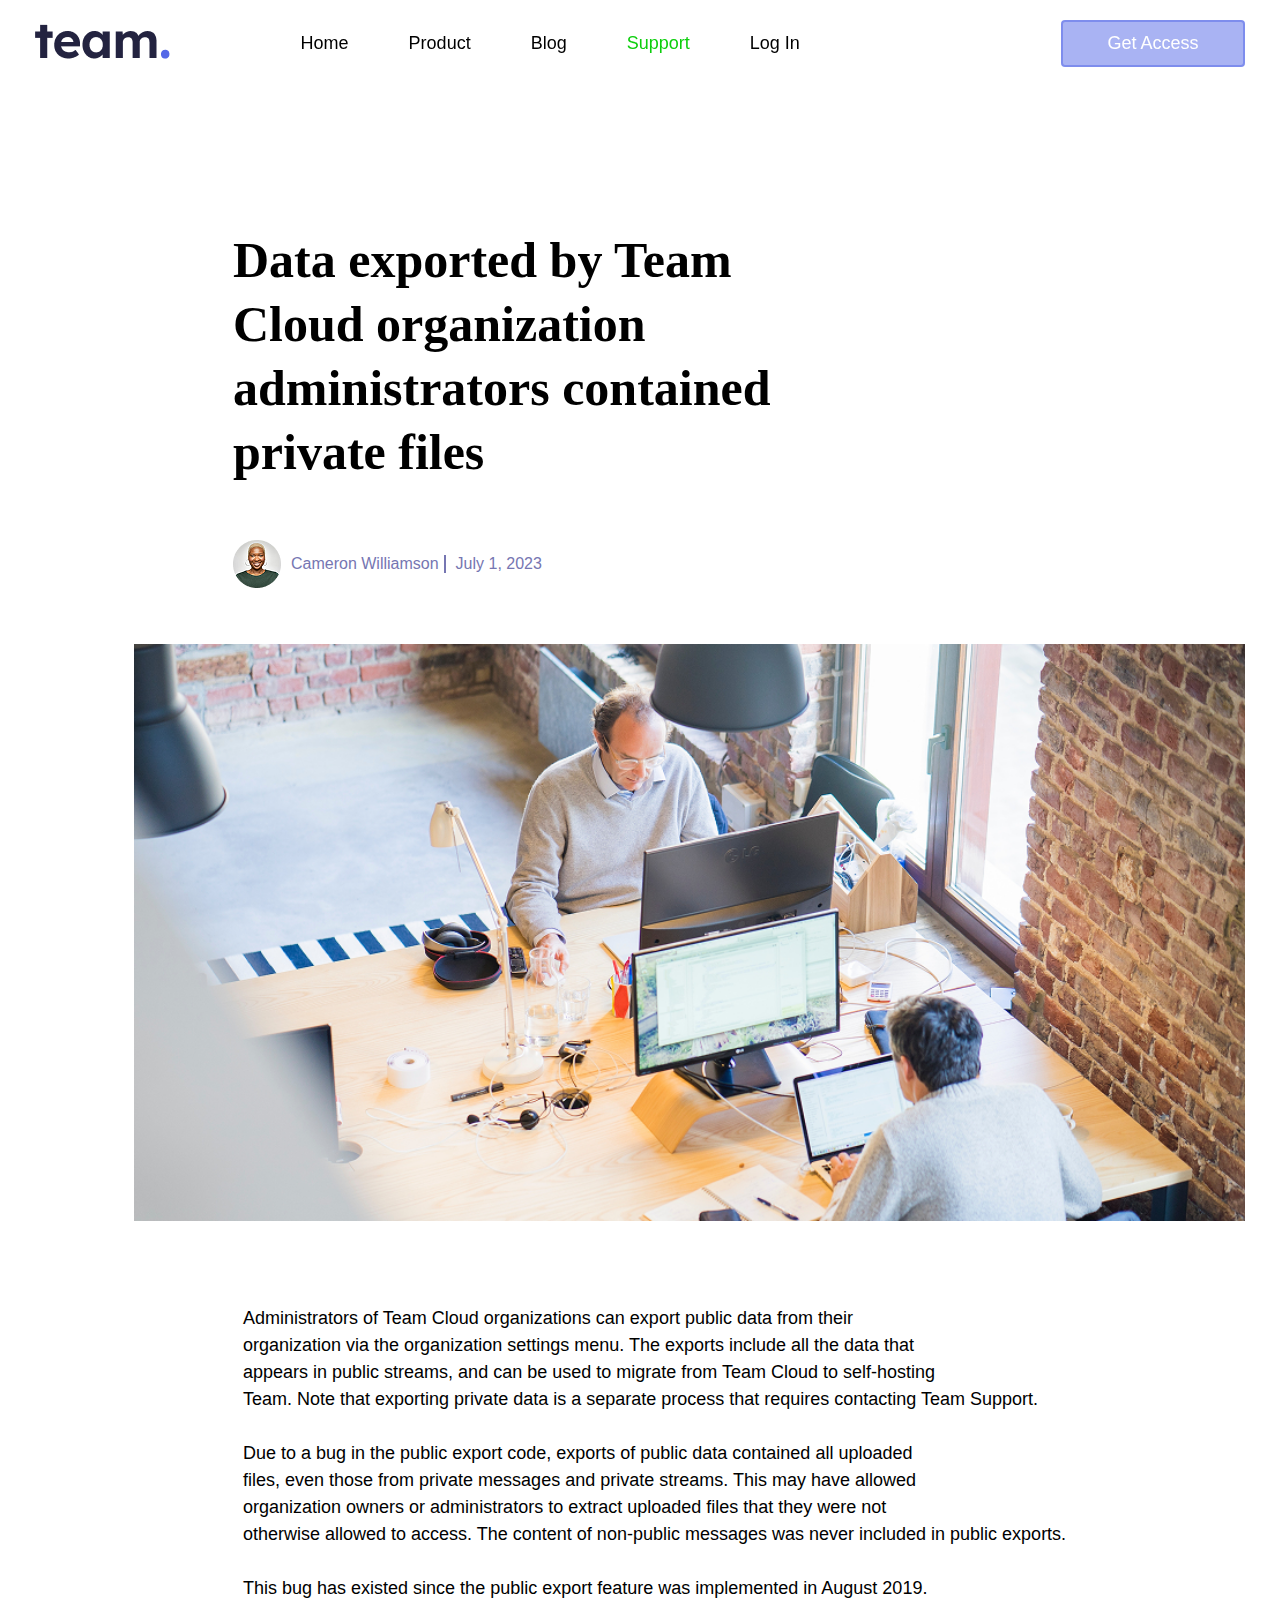
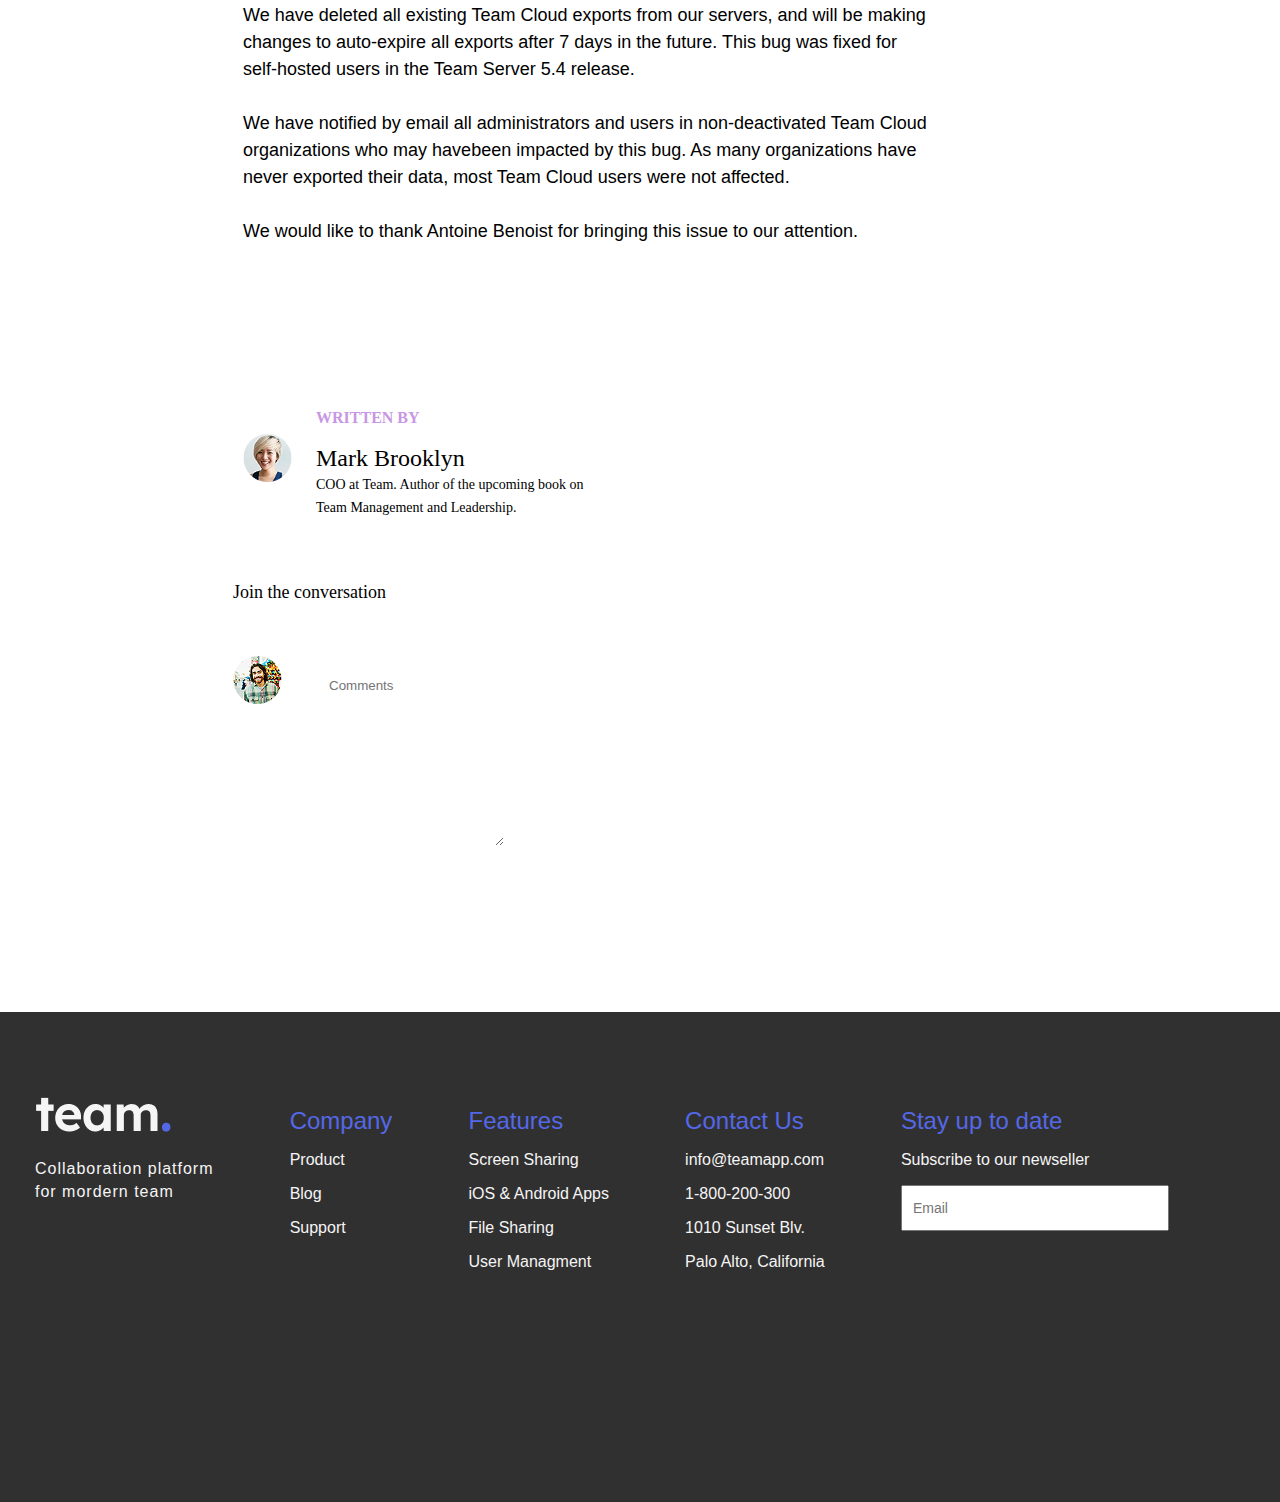
<file: scss/pages/support.html>
<!DOCTYPE html>
<html lang="en">

<head>
    <meta charset="UTF-8">
    <meta name="viewport" content="width=device-width, initial-scale=1.0">
    <title>Document</title>
    <link rel="stylesheet" href="../../scss/styles.css">
</head>

<body>
    <!-- <div id="loading">
        <svg xmlns="http://www.w3.org/2000/svg" viewBox="0 0 100 100" preserveAspectRatio="xMidYMid" width="200"
            height="200" style="shape-rendering: auto; display: block; background: transparent;"
            xmlns:xlink="http://www.w3.org/1999/xlink">
            <g>
                <g transform="translate(80,50)">
                    <g transform="rotate(0)">
                        <circle fill-opacity="1" fill="#ff727d" r="6" cy="0" cx="0">
                            <animateTransform repeatCount="indefinite" dur="1s" keyTimes="0;1" values="1.5 1.5;1 1"
                                begin="-0.875s" type="scale" attributeName="transform"></animateTransform>
                            <animate begin="-0.875s" values="1;0" repeatCount="indefinite" dur="1s" keyTimes="0;1"
                                attributeName="fill-opacity"></animate>
                        </circle>
                    </g>
                </g>
                <g transform="translate(71.21320343559643,71.21320343559643)">
                    <g transform="rotate(45)">
                        <circle fill-opacity="0.875" fill="#ff727d" r="6" cy="0" cx="0">
                            <animateTransform repeatCount="indefinite" dur="1s" keyTimes="0;1" values="1.5 1.5;1 1"
                                begin="-0.85s" type="scale" attributeName="transform"></animateTransform>
                            <animate begin="-0.75s" values="1;0" repeatCount="indefinite" dur="1s" keyTimes="0;1"
                                attributeName="fill-opacity"></animate>
                        </circle>
                    </g>
                </g>
                <g transform="translate(50,80)">
                    <g transform="rotate(90)">
                        <circle fill-opacity="0.75" fill="#ff727d" r="6" cy="0" cx="0">
                            <animateTransform repeatCount="indefinite" dur="1s" keyTimes="0;1" values="1.5 1.5;1 1"
                                begin="-0.625s" type="scale" attributeName="transform"></animateTransform>
                            <animate begin="-0.625s" values="1;0" repeatCount="indefinite" dur="1s" keyTimes="0;1"
                                attributeName="fill-opacity"></animate>
                        </circle>
                    </g>
                </g>
                <g transform="translate(28.786796564403577,71.21320343559643)">
                    <g transform="rotate(135)">
                        <circle fill-opacity="0.625" fill="#ff727d" r="6" cy="0" cx="0">
                            <animateTransform repeatCount="indefinite" dur="1s" keyTimes="0;1" values="1.5 1.5;1 1"
                                begin="-0.5s" type="scale" attributeName="transform"></animateTransform>
                            <animate begin="-0.5s" values="1;0" repeatCount="indefinite" dur="1s" keyTimes="0;1"
                                attributeName="fill-opacity"></animate>
                        </circle>
                    </g>
                </g>
                <g transform="translate(20,50.00000000000001)">
                    <g transform="rotate(180)">
                        <circle fill-opacity="0.5" fill="#ff727d" r="6" cy="0" cx="0">
                            <animateTransform repeatCount="indefinite" dur="1s" keyTimes="0;1" values="1.5 1.5;1 1"
                                begin="-0.375s" type="scale" attributeName="transform"></animateTransform>
                            <animate begin="-0.375s" values="1;0" repeatCount="indefinite" dur="1s" keyTimes="0;1"
                                attributeName="fill-opacity"></animate>
                        </circle>
                    </g>
                </g>
                <g transform="translate(28.78679656440357,28.786796564403577)">
                    <g transform="rotate(225)">
                        <circle fill-opacity="0.375" fill="#ff727d" r="6" cy="0" cx="0">
                            <animateTransform repeatCount="indefinite" dur="1s" keyTimes="0;1" values="1.5 1.5;1 1"
                                begin="-0.25s" type="scale" attributeName="transform"></animateTransform>
                            <animate begin="-0.25s" values="1;0" repeatCount="indefinite" dur="1s" keyTimes="0;1"
                                attributeName="fill-opacity"></animate>
                        </circle>
                    </g>
                </g>
                <g transform="translate(49.99999999999999,20)">
                    <g transform="rotate(270)">
                        <circle fill-opacity="0.25" fill="#ff727d" r="6" cy="0" cx="0">
                            <animateTransform repeatCount="indefinite" dur="1s" keyTimes="0;1" values="1.5 1.5;1 1"
                                begin="-0.125s" type="scale" attributeName="transform"></animateTransform>
                            <animate begin="-0.125s" values="1;0" repeatCount="indefinite" dur="1s" keyTimes="0;1"
                                attributeName="fill-opacity"></animate>
                        </circle>
                    </g>
                </g>
                <g transform="translate(71.21320343559643,28.78679656440357)">
                    <g transform="rotate(315)">
                        <circle fill-opacity="0.125" fill="#ff727d" r="6" cy="0" cx="0">
                            <animateTransform repeatCount="indefinite" dur="1s" keyTimes="0;1" values="1.5 1.5;1 1"
                                begin="0s" type="scale" attributeName="transform"></animateTransform>
                            <animate begin="0s" values="1;0" repeatCount="indefinite" dur="1s" keyTimes="0;1"
                                attributeName="fill-opacity"></animate>
                        </circle>
                    </g>
                </g>
                <g></g>
            </g>
        </svg>
    </div> -->

    <header id="header">
        <div class="container novbar">
            <a href="../../index.html">
                <img class="novbar_logo" src="../../assets/blog/team. (2).png" alt="logo">
            </a>
            <ul class="novbar__menus novbar__menus2">
                <li>
                    <a href="../../index.html">Home</a>
                </li>
                <li>
                    <a href="">Product</a>
                </li>
                <li>
                    <a href="./blog.html">Blog</a>
                </li>
                <li>
                    <a style="color: #0cce0c;" href="./support.html">Support</a>
                </li>
                <li>
                    <a href="./register.html">Log In</a>
                </li>
            </ul>
            <button id="toggle">
                <svg xmlns="http://www.w3.org/2000/svg" height="24px" viewBox="0 -960 960 960" width="24px"
                    fill="#000000">
                    <path d="M120-240v-80h720v80H120Zm0-200v-80h720v80H120Zm0-200v-80h720v80H120Z" />
                </svg>
            </button>

            <button class="novbar__button">
                <a href="">Get Access</a>
            </button>
        </div>
    </header>

    <ul id="nav_res" class="novbar__res__menus ">
        <div class="novbar__res__profile novbar__res__menus_li">
            <img src="../../assets/images/avatot.svg" alt="logo">
            <p class="nav__profile__description1">Begzod</p>
            <p class="nav__profile__description2">+998 77 014 77 03</p>
        </div>
        <li class="novbar__res__menus_li">
            <div class="nav__img">
                <svg xmlns="http://www.w3.org/2000/svg" height="30px" viewBox="0 -960 960 960" width="30px"
                    fill="#000000">
                    <path
                        d="M240-200h120v-240h240v240h120v-360L480-740 240-560v360Zm-80 80v-480l320-240 320 240v480H520v-240h-80v240H160Zm320-350Z" />
                </svg>
                <a href="../../index.html">Home</a>
            </div>
        </li>
        <li class="novbar__res__menus_li">
            <div class="nav__img">
                <svg xmlns="http://www.w3.org/2000/svg" height="30 px" viewBox="0 -960 960 960" width="30px"
                    fill="#1f1f1f">
                    <path
                        d="M240-80q-33 0-56.5-23.5T160-160v-480q0-33 23.5-56.5T240-720h80q0-66 47-113t113-47q66 0 113 47t47 113h80q33 0 56.5 23.5T800-640v480q0 33-23.5 56.5T720-80H240Zm0-80h480v-480h-80v80q0 17-11.5 28.5T600-520q-17 0-28.5-11.5T560-560v-80H400v80q0 17-11.5 28.5T360-520q-17 0-28.5-11.5T320-560v-80h-80v480Zm160-560h160q0-33-23.5-56.5T480-800q-33 0-56.5 23.5T400-720ZM240-160v-480 480Z" />
                </svg>
                <a href="">Product</a>
            </div>
        </li>
        <li class="novbar__res__menus_li">
            <div class="nav__img">
                <svg xmlns="http://www.w3.org/2000/svg" height="30px" viewBox="0 -960 960 960" width="30px"
                    fill="#1f1f1f#1f1f1f#1f1f1f">
                    <path
                        d="M480-480q-66 0-113-47t-47-113q0-66 47-113t113-47q66 0 113 47t47 113q0 66-47 113t-113 47ZM160-160v-112q0-34 17.5-62.5T224-378q62-31 126-46.5T480-440q66 0 130 15.5T736-378q29 15 46.5 43.5T800-272v112H160Zm80-80h480v-32q0-11-5.5-20T700-306q-54-27-109-40.5T480-360q-56 0-111 13.5T260-306q-9 5-14.5 14t-5.5 20v32Zm240-320q33 0 56.5-23.5T560-640q0-33-23.5-56.5T480-720q-33 0-56.5 23.5T400-640q0 33 23.5 56.5T480-560Zm0-80Zm0 400Z" />
                </svg>
                <a href="./blog.html">Blog</a>
            </div>
        </li>
        <li class="novbar__res__menus_li">
            <div class="nav__img">
                <svg xmlns="http://www.w3.org/2000/svg" height="30px" viewBox="0 -960 960 960" width="30px"
                    fill="#0cce0c">
                    <path
                        d="M440-120v-80h320v-284q0-117-81.5-198.5T480-764q-117 0-198.5 81.5T200-484v244h-40q-33 0-56.5-23.5T80-320v-80q0-21 10.5-39.5T120-469l3-53q8-68 39.5-126t79-101q47.5-43 109-67T480-840q68 0 129 24t109 66.5Q766-707 797-649t40 126l3 52q19 9 29.5 27t10.5 38v92q0 20-10.5 38T840-249v49q0 33-23.5 56.5T760-120H440Zm-80-280q-17 0-28.5-11.5T320-440q0-17 11.5-28.5T360-480q17 0 28.5 11.5T400-440q0 17-11.5 28.5T360-400Zm240 0q-17 0-28.5-11.5T560-440q0-17 11.5-28.5T600-480q17 0 28.5 11.5T640-440q0 17-11.5 28.5T600-400Zm-359-62q-7-106 64-182t177-76q89 0 156.5 56.5T720-519q-91-1-167.5-49T435-698q-16 80-67.5 142.5T241-462Z" />
                </svg>
                <a style="color: #0cce0c;" href="./support.html">Support</a>
            </div>
        </li>
        <li class="novbar__res__menus_li">
            <div class="nav__img">
                <svg xmlns="http://www.w3.org/2000/svg" height="30px" viewBox="0 -960 960 960" width="30px"
                    fill="#1f1f1f#1f1f1f#1f1f1f">
                    <path
                        d="M234-276q51-39 114-61.5T480-360q69 0 132 22.5T726-276q35-41 54.5-93T800-480q0-133-93.5-226.5T480-800q-133 0-226.5 93.5T160-480q0 59 19.5 111t54.5 93Zm246-164q-59 0-99.5-40.5T340-580q0-59 40.5-99.5T480-720q59 0 99.5 40.5T620-580q0 59-40.5 99.5T480-440Zm0 360q-83 0-156-31.5T197-197q-54-54-85.5-127T80-480q0-83 31.5-156T197-763q54-54 127-85.5T480-880q83 0 156 31.5T763-763q54 54 85.5 127T880-480q0 83-31.5 156T763-197q-54 54-127 85.5T480-80Zm0-80q53 0 100-15.5t86-44.5q-39-29-86-44.5T480-280q-53 0-100 15.5T294-220q39 29 86 44.5T480-160Zm0-360q26 0 43-17t17-43q0-26-17-43t-43-17q-26 0-43 17t-17 43q0 26 17 43t43 17Zm0-60Zm0 360Z" />
                </svg>
                <a href="./register.html">Log In</a>
            </div>
        </li>
        <li class="novbar__res__menus_li" id="Confidential">
            <div class="nav__btn">
                <svg xmlns="http://www.w3.org/2000/svg" height="24px" viewBox="0 -960 960 960" width="24px"
                    fill="#1f1f1f#1f1f1f#1f1f1f">
                    <path
                        d="M420-360h120l-23-129q20-10 31.5-29t11.5-42q0-33-23.5-56.5T480-640q-33 0-56.5 23.5T400-560q0 23 11.5 42t31.5 29l-23 129Zm60 280q-139-35-229.5-159.5T160-516v-244l320-120 320 120v244q0 152-90.5 276.5T480-80Zm0-84q104-33 172-132t68-220v-189l-240-90-240 90v189q0 121 68 220t172 132Zm0-316Z" />
                </svg>
                <div>
                    <button>
                        <p style="color: black;">Confidential</p>
                    </button>
                </div>
            </div>
        </li>
        <li class="novbar__res__menus_li" id="close">
            <svg class="nav_button_img" xmlns="http://www.w3.org/2000/svg" height="30px" viewBox="0 -960 960 960"
                width="30px" fill="#000000">
                <path
                    d="m256-200-56-56 224-224-224-224 56-56 224 224 224-224 56 56-224 224 224 224-56 56-224-224-224 224Z" />
            </svg>
        </li>
        <div id="password__head">
            <div class="password__content password__li password__hide">
                <p class="password__description">Confidential</p>
            </div>
            <li class="password__li !important password__hide">
                <div class="password__content ">
                    <svg xmlns="http://www.w3.org/2000/svg" height="24px" viewBox="0 -960 960 960" width="24px"
                        fill="#1f1f1f#1f1f1f#1f1f1f">
                        <path
                            d="M240-80q-33 0-56.5-23.5T160-160v-400q0-33 23.5-56.5T240-640h40v-80q0-83 58.5-141.5T480-920q83 0 141.5 58.5T680-720v80h40q33 0 56.5 23.5T800-560v400q0 33-23.5 56.5T720-80H240Zm0-80h480v-400H240v400Zm240-120q33 0 56.5-23.5T560-360q0-33-23.5-56.5T480-440q-33 0-56.5 23.5T400-360q0 33 23.5 56.5T480-280ZM360-640h240v-80q0-50-35-85t-85-35q-50 0-85 35t-35 85v80ZM240-160v-400 400Z" />
                    </svg>
                    <a href="./change_password.html">
                        <p style="color: black;">Change Password</p>
                    </a>
                </div>
            </li>
            <li class="password__li !important password__hide" id="privacy__head">
                <div class="password__content">
                    <svg xmlns="http://www.w3.org/2000/svg" height="24px" viewBox="0 -960 960 960" width="24px"
                        fill="#1f1f1f#1f1f1f#1f1f1f">
                        <path
                            d="M480-520q-50 0-85-35t-35-85q0-50 35-85t85-35q50 0 85 35t35 85q0 50-35 85t-85 35Zm0-80q17 0 28.5-11.5T520-640q0-17-11.5-28.5T480-680q-17 0-28.5 11.5T440-640q0 17 11.5 28.5T480-600ZM240-280v-76q0-21 10.5-39.5T279-425q45-26 95-40.5T480-480q56 0 106 14.5t95 40.5q18 11 28.5 29.5T720-356v76H240Zm240-120q-41 0-80 10t-74 30h308q-35-20-74-30t-80-10Zm369-234q-31-73-86.5-128.5T634-849l31-74q88 36 154.5 103T923-665l-74 31Zm-738 0-74-31q37-88 103.5-154.5T295-923l31 74q-73 31-128.5 86.5T111-634ZM295-37q-88-36-154.5-103T37-295l74-31q31 73 86.5 128.5T326-111l-31 74Zm370 0-31-74q73-31 128.5-86.5T849-326l74 31q-36 88-103 154.5T665-37ZM480-640Zm0 280h154-308 154Z" />
                    </svg>
                    <p>User Privacy</p>
                </div>
            </li>
            <div id="privacy__content">
                <h3> User Privacy</h3>
                <p>
                    We respect your privacy and are committed to protecting your personal information. Your data
                    belongs
                    to you, and we make sure it stays safe and private. <br> <br>

                    We do not access, read, or share your messages or files without your permission. You have full
                    control over your information and can manage or delete it anytime. <br> <br>

                    Our systems are designed to keep your data secure, and we never use it for advertising or
                    tracking
                    purposes.</p>
                <svg id="privacy__close" xmlns="http://www.w3.org/2000/svg" height="24px" viewBox="0 -960 960 960"
                    width="24px" fill="#1f1f1f#1f1f1f#1f1f1f">
                    <path d="M560-240 320-480l240-240 56 56-184 184 184 184-56 56Z" />
                </svg>
            </div>
            <li class="password__li !important password__hide" id="data__head">
                <div class="password__content">
                    <svg xmlns="http://www.w3.org/2000/svg" height="24px" viewBox="0 -960 960 960" width="24px"
                        fill="#1f1f1f#1f1f1f#1f1f1f">
                        <path
                            d="M440-280h80v-240h-80v240Zm40-320q17 0 28.5-11.5T520-640q0-17-11.5-28.5T480-680q-17 0-28.5 11.5T440-640q0 17 11.5 28.5T480-600Zm0 520q-139-35-229.5-159.5T160-516v-244l320-120 320 120v244q0 152-90.5 276.5T480-80Zm0-84q104-33 172-132t68-220v-189l-240-90-240 90v189q0 121 68 220t172 132Zm0-316Z" />
                    </svg>
                    <p>Data Protection</p>
                </div>
            </li>
            <div id="Data">
                <h3> Data Privacy</h3>
                <p>
                    We take your privacy seriously. We collect only the necessary information to provide and improve our
                    services. Your personal data is never sold or shared with third parties without your permission.
                    <br> <br>

                    All user data is stored securely and encrypted. You can request to view, update, or delete your
                    information at any time by contacting our support team. <br> <br>

                    We follow international data privacy laws, including GDPR and other relevant regulations.
                </p>
                <svg id="data__close" xmlns="http://www.w3.org/2000/svg" height="24px" viewBox="0 -960 960 960"
                    width="24px" fill="#1f1f1f#1f1f1f#1f1f1f">
                    <path d="M560-240 320-480l240-240 56 56-184 184 184 184-56 56Z" />
                </svg>
            </div>
            <li class="password__li !important password__hide" id="securty_head">
                <div class="password__content">
                    <svg xmlns="http://www.w3.org/2000/svg" height="24px" viewBox="0 -960 960 960" width="24px"
                        fill="#1f1f1f#1f1f1f#1f1f1f">
                        <path
                            d="M480-80q-139-35-229.5-159.5T160-516v-244l320-120 320 120v244q0 152-90.5 276.5T480-80Zm0-84q97-30 162-118.5T718-480H480v-315l-240 90v207q0 7 2 18h238v316Z" />
                    </svg>
                    <p>Security Measures</p>
                </div>
            </li>
            <div id="securty">
                <h3> Security</h3>
                <p> We are committed to protecting your personal data. We implement a variety of security measures to
                    maintain the safety of your information, including: <br> <br>
                    • SSL encryption to protect data during transmission <br> <br>
                    • Secure servers and firewalls to prevent unauthorized access <br> <br>
                    • Access control so only authorized personnel can view sensitive data <br> <br>
                    • Regular security audits and updates to keep our systems safe <br> <br>

                    Your data security is our top priority.</p>
                <svg id="securty__close" xmlns="http://www.w3.org/2000/svg" height="24px" viewBox="0 -960 960 960"
                    width="24px" fill="#1f1f1f#1f1f1f#1f1f1f">
                    <path d="M560-240 320-480l240-240 56 56-184 184 184 184-56 56Z" />
                </svg>
            </div>
            <li class="password__li !important password__hide" id="user_rights_head">
                <div class="password__content">
                    <svg xmlns="http://www.w3.org/2000/svg" height="24px" viewBox="0 -960 960 960" width="24px"
                        fill="#1f1f1f#1f1f1f#1f1f1f">
                        <path
                            d="M560-680v-80h320v80H560Zm0 160v-80h320v80H560Zm0 160v-80h320v80H560Zm-240-40q-50 0-85-35t-35-85q0-50 35-85t85-35q50 0 85 35t35 85q0 50-35 85t-85 35ZM80-160v-76q0-21 10-40t28-30q45-27 95.5-40.5T320-360q56 0 106.5 13.5T522-306q18 11 28 30t10 40v76H80Zm86-80h308q-35-20-74-30t-80-10q-41 0-80 10t-74 30Zm154-240q17 0 28.5-11.5T360-520q0-17-11.5-28.5T320-560q-17 0-28.5 11.5T280-520q0 17 11.5 28.5T320-480Zm0-40Zm0 280Z" />
                    </svg>
                    <p>User Rights</p>
                </div>
            </li>
            <div id="user_rights">
                <h3>User Rights</h3>
                <p> We respect your rights regarding your personal data. As a user, you have the right to: <br> <br>
                    • Access the personal information we collect about you <br> <br>
                    • Request corrections to inaccurate or outdated data <br> <br>
                    • Delete your personal data at any time <br> <br>
                    • Withdraw consent for data processing <br> <br>
                    • Request a copy of your stored information (data portability) <br> <br>
                    • Object to how your data is used for marketing or analytics <br> <br>

                    To exercise any of these rights, please contact us at [your contact email or form].</p>
                <svg id="user__close" xmlns="http://www.w3.org/2000/svg" height="24px" viewBox="0 -960 960 960"
                    width="24px" fill="#1f1f1f#1f1f1f#1f1f1f">
                    <path d="M560-240 320-480l240-240 56 56-184 184 184 184-56 56Z" />
                </svg>
            </div>
            <li id="open">
                <svg class="password__li password__hide" xmlns="http://www.w3.org/2000/svg" height="40px"
                    viewBox="0 -960 960 960" width="40px" fill="#1f1f1f#1f1f1f#1f1f1f">
                    <path d="M560-240 320-480l240-240 56 56-184 184 184 184-56 56Z" />
                </svg>
            </li>

        </div>
        <!-- <div class="nav__img__logo">
                <a href="https://www.youtube.com/">
                    <img src="./assets/images/youtube.png" alt="logo">
                </a>
                <a href="https://www.instagram.com/">
                    <img src="./assets/images/instagram.png" alt="logo">
                </a>
                <a href="https://x.com/">
                    <img src="./assets/images/twitter.png" alt="logo">
                </a>
            </div> -->
        </li>
    </ul>

    <main>
        <section id="support">
            <div class="container support__con">
                <h1 class="support__title">Data exported by Team <br> Cloud organization <br> administrators contained
                    <br> private files
                </h1>
                <div class="info__card__profile support__profile">
                    <img src="../../assets/blog/Julia_avator.png" alt="rasim">
                    <p class="info__card__profile__description">Cameron Williamson</p>
                    <p>July 1, 2023</p>
                </div>
                <div class="support__img">
                    <img max-width="962px" width="100%" src="../../assets/blog/boss.png" alt="rasim">
                </div>
                <div class="support__description">
                    <p>
                        Administrators of Team Cloud organizations can export public data from their <br> organization
                        via
                        the
                        organization settings menu. The exports include all the data that <br> appears in public
                        streams,
                        and can be
                        used to migrate from Team Cloud to self-hosting <br> Team. Note that exporting private data is a
                        separate
                        process that requires contacting Team Support. <br> <br>

                        Due to a bug in the public export code, exports of public data contained all uploaded <br>
                        files,
                        even those
                        from private messages and private streams. This may have allowed <br> organization owners or
                        administrators
                        to extract uploaded files that they were not <br> otherwise allowed to access. The content of
                        non-public
                        messages was never included in public exports.
                        <br> <br>

                        This bug has existed since the public export feature was implemented in August 2019. <br> We
                        have
                        deleted all
                        existing Team Cloud exports from our servers, and will be making <br> changes to auto-expire all
                        exports
                        after 7 days in the future. This bug was fixed for <br> self-hosted users in the Team Server 5.4
                        release.
                        <br> <br>
                        We have notified by email all administrators and users in non-deactivated Team Cloud <br>
                        organizations who
                        may havebeen impacted by this bug. As many organizations have <br> never exported their data,
                        most
                        Team
                        Cloud users were not affected.
                        <br> <br>
                        We would like to thank Antoine Benoist for bringing this issue to our attention.
                    </p>
                    <div class="support__mark">
                        <div class="support__content">
                            <div>
                                <img src="../../assets/blog/devon_avator.png" alt="logo">
                            </div>
                            <div>
                                <p class="support__mark__description">Written by</p>
                                <h1 class="support__mark__title">Mark Brooklyn</h1>
                                <p class="support__mark__description2">COO at Team. Author of the upcoming book on <br>
                                    Team
                                    Management and Leadership.</p>
                            </div>
                        </div>
                    </div>
                </div>

            </div>
        </section>

        <section id="hero">
            <div class="container">
                <h1 class="hero__title">Join the conversation</h1>
                <div class="hero__contact">
                    <div>
                        <img class="hero__img" src="../../assets/blog/rober_avator.png" alt="logo">
                    </div>
                    <form>
                        <textarea class="hero__text" placeholder="Comments"></textarea>
                    </form>
                </div>
            </div>

        </section>
    </main>
    <footer>
        <div class="container">
            <div class="footer__content">
                <div>
                    <img src="../../assets/images/Head_logo.png" alt="logo">
                    <p class="footer__description">Collaboration platform <br> for mordern team </p>
                </div>
                <ul class="footer__menus">
                    <li class="footer__menus__first">Company</li>
                    <li>Product</li>
                    <li>Blog</li>
                    <li>Support</li>
                </ul>
                <ul class="footer__menus">
                    <li class="footer__menus__first">Features</li>
                    <li>Screen Sharing</li>
                    <li>iOS & Android Apps</li>
                    <li>File Sharing</li>
                    <li>User Managment</li>
                </ul>
                <ul class="footer__menus">
                    <li class="footer__menus__first">Contact Us</li>
                    <li>info@teamapp.com</li>
                    <li>1-800-200-300</li>
                    <li>1010 Sunset Blv.</li>
                    <li>Palo Alto, California</li>
                </ul>
                <ul class="footer__menus">
                    <li class="footer__menus__first">Stay up to date </li>
                    <li>Subscribe to our newseller</li>
                    <li>
                        <form>
                            <input class="footer__input" required placeholder="Email" type="email">
                        </form>
                    </li>
                </ul>
            </div>
        </div>
    </footer>

    <script src="../../Js/main.js"></script>
</body>

</html>
</file>
<file: scss/styles.css>
* {
  margin: 0;
  padding: 0;
  box-sizing: border-box;
  font-family: sans-serif;
}

a {
  text-decoration: none;
}

ul {
  list-style: none;
}

.container {
  margin-left: auto;
  margin-right: auto;
  max-width: 1250px;
  padding-left: 20px;
  padding-right: 20px;
  width: 100%;
}

footer {
  background-color: #313030;
  padding-bottom: 231px;
}

footer img {
  padding-top: 73px;
}

.footer__description {
  color: #F5F5F5;
  padding-top: 16px;
  letter-spacing: 1px;
  line-height: 23px;
  display: flex;
}

.footer__content {
  display: grid;
  grid-template-columns: auto auto auto auto auto;
}

.footer__menus {
  display: flex;
  flex-direction: column;
  gap: 16px;
  padding-top: 95px;
  color: #F5F5F5;
}

.footer__menus__first {
  font-size: 24px;
  color: #5468E7;
}

.footer__input {
  font-size: 14px;
  width: 268px;
  height: 46px;
  outline: none;
  padding-left: 10px;
}

.footer__menus li input {
  font-size: 14px;
}

@media (max-width: 1050px) {
  .footer__content {
    display: flex;
    flex-wrap: wrap;
    gap: 50px;
    padding-left: 20px;
  }
}
@media (max-width: 500px) {
  .footer__menus__additior {
    padding-top: 0px;
  }
}
header {
  position: fixed;
  top: 0;
  width: 100%;
  z-index: 1;
  transition: 0.5s;
}

.shrink {
  -webkit-backdrop-filter: blur(12px);
          backdrop-filter: blur(12px);
}

.novbar {
  display: flex;
  justify-content: space-between;
  align-items: center;
  padding-top: 20px;
  padding-bottom: 20px;
}

.novbar2 {
  display: flex;
  justify-content: space-between;
  align-items: center;
  padding-top: 20px;
  padding-bottom: 20px;
}

.novbar__menus {
  display: flex;
  gap: 60px;
  font-size: 18px;
}

.novbar__menus2 a {
  color: black;
}

.novbar__menus a {
  color: white;
}

.novbar__button {
  width: 184px;
  height: 47px;
  border-radius: 4px;
  outline: none;
  border: 2px solid rgba(84, 104, 231, 0.5019607843);
  background-color: rgba(84, 104, 231, 0.5019607843);
  font-size: 18px;
  cursor: pointer;
}

.novbar svg {
  width: 40px;
  height: 40px;
  margin-right: 25px;
  display: none;
}

.novbar__button a {
  color: white;
}

.novbar__menus2 a {
  color: black;
}

.novbar__blog__menus {
  display: flex;
  gap: 60px;
  font-size: 18px;
}

.novbar__blog__menus a {
  color: black;
}

#toggle {
  background-color: transparent;
  border: none;
}

@media (max-width: 900px) {
  .novbar__menus {
    display: none;
  }
  .novbar__menus2 {
    display: none;
  }
  .novbar__button {
    display: none;
  }
  .novbar svg {
    display: block;
    margin-right: 20px;
  }
}
@media (max-width: 460px) {
  .novbar__menus {
    display: none;
  }
  .novbar__menus2 {
    display: none;
  }
  .novbar__button {
    display: none;
  }
  .novbar svg {
    display: block;
    width: 30px;
    height: 30px;
  }
  .novbar_logo {
    width: 110px;
    padding-left: 20px;
  }
}
@media (max-width: 430px) {
  .novbar__menus {
    display: none;
  }
  .novbar__menus2 {
    display: none;
  }
  .novbar__button {
    display: none;
  }
  .novbar svg {
    display: block;
    width: 30px;
    height: 30px;
  }
  .novbar_logo {
    width: 100px;
    margin-left: 20px;
  }
}
.novbar__res__menus {
  background-color: white;
  position: fixed;
  z-index: 5;
  height: 100vh;
  width: 60vw;
  transform: translateX(250%);
  font-size: 20px;
  display: flex;
  justify-content: center;
  align-items: center;
  flex-direction: column;
  gap: 30px;
  padding-left: 20px;
  padding-right: 20px;
  border-top-left-radius: 35px;
  border-bottom-left-radius: 25px;
  transition: 0.5s;
}

.show {
  transform: translateX(70%);
}

.novbar__res__menus a {
  color: black;
  width: 100%;
  height: 100%;
}

.novbar__res__menus li {
  border: 2px solid whitesmoke;
  border-radius: 20px;
  max-width: 300px;
  width: 100%;
  height: 60px;
  transition: 0.5s;
}

.novbar__res__menus li:hover {
  background-color: whitesmoke;
}

.novbar__res__profile {
  display: flex;
  flex-direction: column;
  align-items: center;
  justify-content: center;
  gap: 5px;
}

.novbar__res__profile img {
  width: 80px;
}

.nav__profile__description1 {
  font-weight: bold;
  font-size: 18px;
}

.nav__profile__description2 {
  font-size: 14px;
}

.nav__btn {
  display: flex;
  align-items: center;
  justify-content: center;
  gap: 10px;
  margin-left: 10px;
  margin-top: 10px;
}

.nav__btn a {
  color: black;
}

.nav__btn button {
  border: none;
  background-color: transparent;
  font-size: 18px;
}

@media (max-width: 500px) {
  .nav__btn {
    margin-left: 20px;
  }
}
@media (max-width: 450px) {
  .nav__btn {
    margin-left: 40px;
  }
}
@media (max-width: 400px) {
  .nav__btn {
    margin-left: 25px;
  }
  .nav__btn button {
    font-size: 16px;
  }
}
@media (max-width: 390px) {
  .nav__btn {
    margin-left: 30px;
  }
  .nav__btn button {
    font-size: 16px;
  }
}
@media (max-width: 370px) {
  .nav__btn {
    margin-left: 10px;
  }
  .nav__btn button {
    font-size: 14px;
  }
}
.nav__img {
  display: flex;
  justify-content: center;
  align-items: center;
  padding-left: 90px;
  gap: 10px;
  padding-top: 5px;
  transition: 0.5s;
}

.nav__img__logo {
  display: flex;
  align-items: center;
  justify-content: center;
  background-color: gray;
  padding-top: 10px;
  padding-bottom: 10px;
  padding-left: 50px;
  border-radius: 20px;
}

#close {
  position: absolute;
  top: 20px;
  right: 20px;
  width: 60;
  height: 60px;
  display: flex;
  align-items: center;
  justify-content: center;
  cursor: pointer;
  border: 2px solid transparent;
  transition: 0.5s;
  border-radius: 50px;
}

#close:hover {
  border: 2px solid black;
}

@media (max-width: 710px) {
  .nav__img {
    padding-left: 90px;
  }
}
@media (max-width: 600px) {
  .nav__img {
    padding-left: 90px;
  }
  .nav__button {
    font-size: 18px;
    width: 0px;
    padding-right: 110px;
  }
}
@media (max-width: 530px) {
  .nav__img {
    padding-left: 70px;
    font-size: 18px;
  }
  .nav__img__logo {
    padding-left: 20px;
  }
  .novbar__res__menus {
    font-size: 16px;
  }
  .nav__profile__description1 {
    font-size: 14px;
  }
  .nav__profile__description2 {
    font-size: 15px;
    white-space: nowrap;
  }
  .novbar__res__profile {
    width: 20px;
  }
  #close {
    width: 34px;
    margin-top: -15px;
    margin-right: -8px;
  }
  .nav__button {
    width: 0px;
  }
}
@media (max-width: 480px) {
  .nav__btn {
    padding-left: 0px;
  }
}
@media (max-width: 440px) {
  .nav__img {
    padding-left: 60px;
    font-size: 18px;
  }
  .novbar__res__menus {
    font-size: 16px;
  }
  .nav__profile__description1 {
    font-size: 15px;
  }
  .nav__profile__description2 {
    font-size: 13px;
    white-space: nowrap;
  }
  .novbar__res__profile {
    width: 20px;
  }
  #close {
    width: 34px;
    margin-top: -15px;
    margin-right: -8px;
  }
  .nav__btn {
    padding-left: 0px;
  }
}
@media (max-width: 400px) {
  .nav__img {
    padding-left: 50px;
    padding-top: 5px;
    font-size: 16px;
  }
  .novbar__res__menus {
    font-size: 15px;
  }
  .nav__profile__description1 {
    font-size: 14px;
  }
  .nav__profile__description2 {
    font-size: 12px;
    white-space: nowrap;
  }
  .novbar__res__profile {
    width: 20px;
  }
  #close {
    width: 34px;
    margin-top: -15px;
    margin-right: -8px;
  }
}
@media (max-width: 370px) {
  .nav__img {
    padding-left: 40px;
    padding-top: 5px;
    font-size: 14px;
  }
  .novbar__res__menus {
    font-size: 12px;
  }
  .nav__profile__description1 {
    font-size: 14px;
  }
  .nav__profile__description2 {
    font-size: 12px;
    white-space: nowrap;
  }
  .novbar__res__profile {
    width: 20px;
  }
  #close {
    width: 34px;
    margin-top: -15px;
    margin-right: -8px;
  }
}
.change .novbar__res__menus_li {
  display: none !important;
}

.nav__button {
  border: none;
  background-color: transparent;
  font-size: 20px;
  margin-right: 65px;
}

.nav__btn button a {
  color: black;
}

.nav__button_img {
  width: 25px;
}

#open {
  top: 40px;
  left: 10px;
  margin-left: -80px;
  background-color: transparent;
  position: absolute;
  display: flex;
  align-items: center;
  justify-content: center;
  cursor: pointer;
  border: 2px solid transparent;
  transition: 0.5s;
  border-radius: 50px;
}

.hide {
  display: none;
}

#privacy__content h3 {
  font-size: 30px;
  padding-bottom: 30px;
  margin-top: 40px;
}

#privacy__content p {
  line-height: 24px;
}

#privacy__close {
  top: 10px;
  left: 5px;
  width: 40px;
  background-color: transparent;
  position: absolute;
  height: 40px;
  display: flex;
  align-items: center;
  justify-content: center;
  cursor: pointer;
  border: 2px solid transparent;
  transition: 0.5s;
  border-radius: 50px;
}

.data__hide {
  display: none;
}

#data__close {
  top: 10px;
  left: 5px;
  width: 40px;
  background-color: transparent;
  position: absolute;
  height: 40px;
  display: flex;
  align-items: center;
  justify-content: center;
  cursor: pointer;
  border: 2px solid transparent;
  transition: 0.5s;
  border-radius: 50px;
}

#Data h3 {
  font-size: 30px;
  padding-bottom: 30px;
  margin-top: 10px;
}

#Data p {
  line-height: 24px;
}

.securty_hide {
  display: none;
}

#securty h3 {
  font-size: 30px;
  padding-bottom: 30px;
  margin-top: 120px;
}

#securty p {
  line-height: 24px;
  overflow: scroll;
}

#securty__close {
  top: 10px;
  left: 5px;
  width: 40px;
  background-color: transparent;
  position: absolute;
  height: 40px;
  display: flex;
  align-items: center;
  justify-content: center;
  cursor: pointer;
  border: 2px solid transparent;
  transition: 0.5s;
  border-radius: 50px;
}

.user__hide {
  display: none;
}

#user_rights h3 {
  font-size: 30px;
  padding-bottom: 30px;
  margin-top: 200px;
}

#user_rights p {
  line-height: 24px;
  overflow: scroll;
}

#user__close {
  top: 10px;
  left: 5px;
  width: 40px;
  background-color: transparent;
  position: absolute;
  height: 40px;
  display: flex;
  align-items: center;
  justify-content: center;
  cursor: pointer;
  border: 2px solid transparent;
  transition: 0.5s;
  border-radius: 50px;
}

#home {
  background-image: url("../../assets/images/christina-wocintechchat-com-L85a1k-XqH8-unsplash 1.png");
  background-position: center;
  background-repeat: no-repeat;
  background-size: cover;
  padding-bottom: 247px;
}

.home__title {
  padding-top: 252px;
  color: white;
  font-size: 50px;
  line-height: 64px;
}

.home__description {
  font-size: 18px;
  color: white;
  padding-top: 16px;
  line-height: 27px;
}

.home__email {
  width: 298px;
  height: 47px;
  padding-left: 16px;
  margin-top: 56px;
  outline: none;
  border: 2px solid #F5F5F5;
  border-radius: 4px;
}

.home__button {
  width: 233px;
  height: 47px;
  margin-left: 16px;
  background-color: #5468E7;
  border: none;
  border-radius: 4px;
  font-size: 18px;
  cursor: pointer;
}

.home__button a {
  color: white;
}

body {
  background-color: #F5F5F5;
}

#content {
  padding-top: 82px;
}

.content__info {
  display: grid;
  grid-template-columns: auto auto;
  gap: 158px;
}

.content__title {
  font-size: 50px;
  line-height: 64px;
  padding-top: 158px;
}

.content__description {
  font-size: 18px;
  padding-top: 24px;
  line-height: 27px;
  color: rgba(35, 35, 64, 0.8980392157);
}

.content__link {
  display: flex;
  align-items: center;
  gap: 15px;
  color: #5468E7;
  padding-top: 51px;
}

#content2 {
  padding-top: 120px;
}

#about {
  padding-top: 200px;
  padding-bottom: 252px;
}

.about__title {
  text-align: center;
  font-size: 50px;
}

.about__cards {
  display: grid;
  grid-template-columns: auto auto auto;
  gap: 20px;
}

.about__card {
  max-width: 347px;
  width: 100%;
  background-color: white;
  border-radius: 5px;
  margin-top: 110px;
  transition: 0.5s;
  height: 375px;
}

.about__card__star {
  width: 20px;
}

@media (max-width: 386px) {
  .about__card {
    max-width: 327px;
    width: 100%;
  }
}
@media (max-width: 370px) {
  .about__card {
    max-width: 317px;
    width: 100%;
  }
}
.about__card img {
  padding-left: 33px;
  padding-top: 44px;
  max-width: 180px;
}

.about__description {
  padding-top: 24px;
  color: rgba(35, 35, 64, 0.8980392157);
  padding-left: 33px;
  line-height: 27px;
  letter-spacing: 0.5px;
}

.about__card__profile__avator {
  display: flex;
  align-items: center;
  gap: 15px;
  padding-top: 0.5px;
}

.about__card__profile__avator img {
  padding-top: 0px;
}

.about__card__profile__avator2 {
  display: flex;
  align-items: center;
  gap: 15px;
  padding-top: 50.5px;
}

.about__card__profile__avator2 img {
  padding-top: 0px;
}

.about__card__profile__avator3 {
  display: flex;
  align-items: center;
  gap: 15px;
  padding-top: 25px;
}

.about__card__profile__avator3 img {
  padding-top: 0px;
}

.about__card__title {
  font-size: 24px;
}

.about__card__description {
  font-size: 14px;
  padding-top: 2px;
  color: #7676B2;
}

.about__card:hover {
  transform: scale(0.9);
}

@media (max-width: 900px) {
  #home {
    background-position: right;
    padding-bottom: 111px;
  }
  .home__title {
    font-size: 45px;
    padding-top: 300px;
  }
  .home__button {
    width: 210px;
  }
  .home__description {
    padding-top: 10px;
  }
  .home__email {
    width: 278px;
    margin-top: 40px;
  }
}
@media (max-width: 750px) {
  #home {
    background-position: center right;
  }
  .home__title {
    font-size: 42px;
    padding-top: 380px;
  }
  .home__description {
    padding-top: 10xp;
  }
  .home__button {
    width: 210px;
  }
  .home__email {
    width: 278px;
    margin-top: 40px;
  }
}
@media (max-width: 620px) {
  #home {
    background-position: center right;
  }
  .home__title {
    font-size: 42px;
    padding-top: 340px;
    line-height: 44px;
  }
  .home__description {
    padding-top: 10px;
  }
  .home__button {
    width: 210px;
  }
  .home__email {
    width: 278px;
    margin-top: 40px;
  }
}
@media (max-width: 537px) {
  #home {
    background-position: center right;
  }
  .home__title {
    font-size: 38px;
    padding-top: 320px;
    line-height: 40px;
  }
  .home__button {
    width: 190px;
    font-size: 17px;
  }
  .home__email {
    width: 258px;
    margin-top: 40px;
  }
}
@media (max-width: 500px) {
  #home {
    background-position: center right;
  }
  .home__title {
    font-size: 36px;
    padding-top: 300px;
    line-height: 37px;
  }
  .home__button {
    width: 180px;
    font-size: 16px;
  }
  .home__description {
    font-size: 16px;
  }
  .home__email {
    width: 238px;
    margin-top: 40px;
  }
}
@media (max-width: 460px) {
  #home {
    background-position: center right;
  }
  .home__title {
    font-size: 35px;
    padding-top: 300px;
    line-height: 36px;
    padding-left: 20px;
  }
  .home__button {
    width: 165px;
    font-size: 16px;
    height: 42px;
  }
  .home__description {
    font-size: 16px;
    padding-left: 20px;
  }
  .home__email {
    width: 210px;
    margin-left: 20px;
    margin-top: 40px;
    height: 42px;
  }
}
@media (max-width: 435px) {
  #home {
    background-position: center right;
    display: flex;
    flex-wrap: wrap;
  }
  #home {
    justify-content: center;
  }
  .home__title {
    font-size: 30px;
    padding-top: 300px;
    line-height: 36px;
    padding-left: 20px;
  }
  .home__description {
    padding-left: 20px;
    font-size: 14px;
  }
  .home__button {
    width: 94%;
    margin-right: 20px;
    font-size: 16px;
    height: 42px;
    margin-top: 26px;
    margin-left: 10px;
  }
  .home__email {
    width: 94%;
    margin-top: 40px;
    height: 42px;
    margin-left: 10px;
  }
}
@media (max-width: 400px) {
  #home {
    background-position: right;
    display: flex;
    flex-wrap: wrap;
  }
  .home__title {
    font-size: 30px;
    padding-top: 300px;
    line-height: 34px;
  }
  .home__button {
    width: 94%;
    font-size: 16px;
    height: 38px;
    margin-top: 26px;
    margin-left: 10px;
  }
  .home__description {
    font-size: 14px;
    padding-left: 20px;
  }
  .home__email {
    width: 94%;
    margin-top: 40px;
    height: 38px;
    margin-left: 10px;
  }
}
@media (max-width: 360px) {
  #home {
    background-position: right;
    display: flex;
    flex-wrap: wrap;
  }
  .home__title {
    font-size: 27px;
    padding-top: 300px;
    line-height: 30px;
    margin-left: 20px;
  }
  .home__button {
    width: 94%;
    font-size: 16px;
    height: 38px;
    margin-top: 26px;
    margin-left: 10px;
  }
  .home__description {
    font-size: 13px;
    padding-left: 20px;
    line-height: 20px;
  }
  .home__email {
    width: 94%;
    margin-top: 40px;
    height: 38px;
    margin-left: 10px;
  }
}
@media (max-width: 1050px) {
  .content__info {
    display: flex;
    flex-wrap: wrap;
  }
  #content {
    padding-top: -50px;
  }
  .content__img {
    padding-left: 0px;
    width: 94%;
  }
  .content__title {
    padding-top: 0px;
  }
}
@media (max-width: 500px) {
  .content__title {
    font-size: 45px;
    line-height: 50px;
  }
  .content__description {
    font-size: 17px;
  }
}
@media (max-width: 440px) {
  .content__info {
    display: flex;
    flex-wrap: wrap;
    justify-content: center;
  }
  .content__info .content__title {
    font-size: 40px;
    line-height: 46px;
  }
  .content__info .content__description {
    font-size: 16px;
  }
}
@media (max-width: 410px) {
  .content__title {
    font-size: 37px;
    line-height: 44px;
  }
  .content__description {
    font-size: 15px;
  }
}
@media (max-width: 387px) {
  .content__title {
    font-size: 35px;
    line-height: 44px;
  }
  .content__description {
    font-size: 14px;
  }
}
.owl-nav {
  position: absolute;
  top: 10px;
}

.owl-prev {
  width: 30px;
  height: 30px;
  transition: 0.5s;
}

.owl-prev span {
  color: black;
  font-size: 24px !important;
  display: inline-block;
  display: flex;
  justify-content: center;
  align-items: center;
}

.owl-next {
  width: 30px;
  height: 30px;
  transition: 0.5s;
}

.owl-next span {
  color: black;
  font-size: 24px !important;
  display: inline-block;
  display: flex;
  justify-content: center;
  align-items: center;
}

#loading {
  position: fixed;
  width: 100vw;
  height: 100vh;
  display: flex;
  align-items: center;
  justify-content: center;
  flex-direction: column;
  background-color: rgba(0, 0, 0, 0.715);
  z-index: 10;
  transition: 4s;
}

#loading img {
  width: 80px;
}

.stop-load {
  opacity: 0;
  z-index: -1 !important;
}

#team {
  padding-top: 110px;
}

.team__title {
  font-size: 50px;
}

.team__description {
  font-size: 14px;
  padding-top: 12px;
}

.info__card {
  margin-top: 80px;
  max-width: 367px;
  width: 100%;
  height: 525px;
  border-radius: 4px;
  overflow: hidden;
  background-color: white;
  padding-bottom: 250px;
}

.info__card__img {
  width: 100%;
}

.info__card h3 {
  font-size: 24px;
  color: #5468E7;
  padding-top: 26px;
  padding-left: 16px;
  padding-right: 16px;
  line-height: 30px;
}

.info__card__description {
  color: #232340;
  font-size: 14px;
  padding-left: 16px;
  padding-right: 16px;
  padding-top: 24px;
  line-height: 23px;
}

.info__card__profile {
  padding-top: 60.5px;
  display: flex;
  gap: 10px;
  align-items: center;
  padding-left: 16px;
}

.info__cards {
  display: grid;
  grid-template-columns: auto auto auto;
}

.info__card__profile__description {
  border-right: 2px solid #7676B2;
  color: #7676B2;
  padding-right: 5px;
}

.info__card__profile p {
  color: #7676B2;
}

.info__card__profile__additior {
  margin-top: -30px;
}

.info__card__profile__additior2 {
  margin-top: -10px;
}

.info__card__profile__additior3 {
  padding-left: 50px;
  margin-top: 40px;
}

.info__card__profile__additior4 {
  margin-top: -30px;
}

.info__card__profile__additior5 {
  margin-top: -50px;
}

.info__card__profile__additior6 {
  margin-top: -10px;
  padding-left: 80px;
}

.info__button {
  width: 200px;
  height: 47px;
  border-radius: 5px;
  background-color: rgba(84, 104, 231, 0.5019607843);
  font-size: 18px;
  border: none;
  cursor: pointer;
  margin-left: 500px;
  margin-top: 120px;
  margin-bottom: 161px;
}

.info__button a {
  color: black;
}

@media (max-width: 465px) {
  .team__title {
    font-size: 40px;
    padding-left: 20px;
  }
  .team__description {
    font-size: 14px;
    padding-left: 20px;
  }
}
@media (max-width: 1000px) {
  .info__cards {
    display: grid;
    grid-template-columns: auto auto;
  }
}
@media (max-width: 1000px) {
  .info__cards {
    display: grid;
    grid-template-columns: auto auto;
  }
  .info__button {
    margin-left: 300px;
  }
}
@media (max-width: 755px) {
  .info__cards {
    display: flex;
    flex-wrap: wrap;
    justify-content: center;
    align-items: center;
  }
  .info__button {
    display: flex;
    justify-content: center;
    align-items: center;
    margin-left: 200px;
  }
}
@media (max-width: 650px) {
  .info__button {
    margin-left: 170px;
  }
}
@media (max-width: 420px) {
  .info__cards {
    display: flex;
    flex-wrap: wrap;
    justify-content: center;
    align-items: center;
  }
  .info__button {
    margin-left: 90px;
  }
  .team__title {
    font-size: 35px;
  }
  .team__description {
    line-height: 20px;
  }
}
@media (max-width: 390px) {
  .info__cards {
    display: flex;
    flex-wrap: wrap;
    justify-content: center;
    align-items: center;
  }
  .info__card {
    width: 340px;
  }
  .team__title {
    font-size: 35px;
  }
  .info__button {
    margin-left: 80px;
  }
  .team__description {
    line-height: 20px;
  }
  .info__card__profile__additior3 {
    margin-top: 0px;
  }
  .info__card__profile__additior6 {
    margin-top: -40px;
    padding-left: 60px;
  }
}
.sing__contact {
  display: flex;
  gap: 8px;
}

.sing__contact a {
  color: #5F6C72;
}

#sing1 {
  background-color: #F2F4F5;
  padding-top: 85px;
  padding-bottom: 20px;
}

#sing {
  margin-bottom: 132px;
}

.sing__buttons {
  display: flex;
}

.sing__password {
  padding-right: 15px;
}

.sing__button {
  width: 212px;
  height: 60px;
  border: none;
  background-color: transparent;
  border-bottom: 4px solid #5468E7;
}

.sing__button3 {
  width: 212px;
  height: 60px;
  border: none;
  background-color: transparent;
  /* border-bottom: 2px solid ; */
  margin-bottom: 25px;
}

.sing__button a {
  color: black;
}

.sing__card {
  max-width: 424px;
  width: 100%;
  height: 530px;
  border: 2px solid #E4E7E9;
  border-radius: 4px;
  margin-left: 400px;
  margin-top: 40px;
  background-color: white;
}

.sing__lable {
  padding-left: 34px;
  font-size: 16px;
  color: black;
}

.sing__input {
  margin-left: 12px;
  margin-top: 8px;
  max-width: 95%;
  width: 100%;
  height: 44px;
  border: 2px solid #E4E7E9;
  border-radius: 3px;
  outline: none;
  padding-left: 15px;
  margin-bottom: 26px;
}

.sing__lable2 {
  padding-left: 32px;
  color: black;
  font-size: 14px;
}

.sing__lable3 {
  color: #2DA5F3;
  font-size: 14px;
  padding-left: 186px;
  white-space: nowrap;
}

.sing__button2__img {
  display: flex;
  align-items: center;
  gap: 8px;
}

.sing__button2 {
  width: 95%;
  height: 48px;
  background-color: #5468E7;
  border: none;
  padding-left: 160px;
  margin-left: 12px;
  font-size: 16px;
  border-radius: 4px;
  cursor: pointer;
}

.sing__button2 a {
  color: white;
}

hr {
  margin-left: 32px;
  margin-right: 32px;
  margin-top: 34px;
}

.sing__mini__card {
  max-width: 95%;
  width: 100%;
  height: 44px;
  border: 2px solid #E4E7E9;
  margin-left: 12px;
  padding-top: 10px;
  padding-left: 16px;
  margin-top: 30px;
  border-radius: 5px;
  cursor: pointer;
}

.sing__mini__card2 {
  margin-top: 18px;
}

.sing__mini__content {
  display: flex;
  gap: 70px;
  align-items: center;
}

.sing__mini__card a {
  color: black;
}

@media (max-width: 900px) {
  .sing__card {
    margin-left: 180px;
    margin-left: 0px;
  }
  .sing__content {
    display: flex;
    align-items: center;
    justify-content: center;
  }
  #sing {
    margin-right: 20px;
  }
}
@media (max-width: 480px) {
  #sing {
    margin-left: 15px;
    margin-right: 15px;
  }
  .sing__card {
    width: 404px;
  }
  .sing__lable3 {
    padding-left: 176px;
  }
}
@media (max-width: 460px) {
  #sing1 {
    font-size: 14px;
    padding-left: 20px;
  }
  #sing1 img {
    width: 14px;
  }
}
@media (max-width: 455px) {
  #sing {
    margin-left: 15px;
    margin-right: 15px;
  }
  .sing__card {
    width: 370px;
  }
  .sing__button2 {
    padding-left: 130px;
  }
}
@media (max-width: 400px) {
  #sing {
    margin-left: 20px;
    margin-right: 15px;
  }
  .sing__card {
    width: 350px;
  }
  .sing__lable3 {
    padding-left: 120px;
  }
}
@media (max-width: 380px) {
  #sing {
    margin-left: 15px;
    margin-right: 15px;
  }
  .sing__card {
    width: 350px;
  }
  .sing__lable3 {
    padding-left: 120px;
  }
  .sing__button2 {
    padding-left: 125px;
  }
}
@media (max-width: 370px) {
  #sing {
    margin-left: 10px;
    margin-right: 15px;
  }
  .sing__card {
    width: 350px;
  }
  .sing__lable3 {
    padding-left: 120px;
  }
}
@media (max-width: 366px) {
  #sing {
    margin-left: 5px;
    margin-right: 15px;
  }
  .sing__card {
    width: 350px;
  }
  .sing__lable3 {
    padding-left: 120px;
  }
}
#forget {
  margin-bottom: 132px;
}

.forget__card {
  height: 472px;
  width: 424px;
  border: 2px solid #E4E7E9;
  margin-left: 400px;
  margin-top: 40px;
  background-color: white;
}

.forget__title {
  font-size: 20px;
  text-align: center;
  padding-top: 32px;
}

.forget__description {
  text-align: center;
  padding-top: 12px;
  line-height: 20px;
  font-size: 14px;
  color: #5F6C72;
  padding-bottom: 24px;
}

.forget__contact a {
  color: #2DA5F3;
}

.forget__lable {
  margin-left: 12px;
  color: black;
}

.forget__email {
  margin-left: 12px;
  margin-top: 8px;
  width: 95%;
  height: 44px;
  outline: none;
  border: 2px solid #E4E7E9;
  padding-left: 15px;
  border-radius: 3px;
}

.forget__button a {
  color: white;
}

.forget__button {
  margin-left: 12px;
  width: 95%;
  height: 48px;
  border-radius: 5px;
  border: none;
  background-color: #5468E7;
  padding-left: 145px;
  margin-top: 24px;
  cursor: pointer;
}

.forget__button__img {
  display: flex;
  align-items: center;
  gap: 8px;
}

.forget__contact {
  display: flex;
  gap: 6px;
  padding-left: 12px;
  padding-top: 24px;
}

.forget__contact2 {
  padding-top: 8px;
}

.forget__contact p {
  color: #5F6C72;
}

.forget__description2 {
  padding-left: 12px;
  padding-top: 5px;
  font-size: 14px;
  line-height: 20px;
}

.forget__lable2 {
  padding-left: 135px;
  color: #2DA5F3;
}

@media (max-width: 900px) {
  .forget__card {
    margin-left: 0px;
  }
  .forget__content {
    display: flex;
    align-items: center;
    justify-content: center;
  }
}
@media (max-width: 510px) {
  .forget__content {
    margin-left: 15px;
    margin-right: 10px;
  }
}
@media (max-width: 480px) {
  .forget__button {
    padding-left: 140px;
  }
}
@media (max-width: 430px) {
  #forget {
    margin-right: 15px;
  }
  .forget__card {
    width: 400px;
  }
  .forget__button {
    padding-left: 120px;
  }
  .forget__content {
    display: flex;
    align-items: center;
    justify-content: center;
    margin-right: 1% px;
    margin-left: 4%;
  }
  #sing1 {
    font-size: 14px;
    padding-left: 2;
  }
}
@media (max-width: 390px) {
  #forget {
    margin-right: 15px;
  }
  .forget__card {
    width: 370px;
  }
  .forget__content {
    display: flex;
    align-items: center;
    justify-content: center;
    margin-right: 1% px;
    margin-left: 4%;
  }
  .forget__button {
    padding-left: 95px;
  }
  #sing1 {
    font-size: 14px;
    padding-left: 2;
  }
}
@media (max-width: 378px) {
  .forget__button {
    padding-left: 84px;
  }
}
@media (max-width: 440px) {
  .forget__button {
    padding-left: 115px;
  }
}
.password__content {
  display: flex;
  align-items: center;
  justify-content: center;
}

.password_none .password__li {
  display: none;
}

.password__description {
  font-size: 26px;
  font-weight: bold;
  margin-top: 0px;
  margin-left: -15px;
  padding-bottom: -150px;
}

.password__content {
  width: 250px;
  display: flex;
  align-items: center;
  justify-content: start;
  padding-left: 20px;
  gap: 10px;
}

.password__head li {
  display: flex;
  align-items: center;
  justify-content: center;
}

.password__li {
  display: flex;
  align-items: center;
  justify-content: center;
  margin-top: 25px;
}

@media (max-width: 500px) {
  .password__content {
    width: 220px;
  }
}
@media (max-width: 480px) {
  .password__content {
    width: 200px;
  }
}
@media (max-width: 460px) {
  .password__content {
    width: 200px;
  }
}
@media (max-width: 395px) {
  .password__content {
    width: 180px;
  }
}
@media (max-width: 375px) {
  .password__content {
    width: 160px;
    padding-left: 20px;
  }
}
#support {
  padding-top: 228px;
}

.support__title {
  font-family: Lexend Deca;
  font-weight: 700;
  font-style: Bold;
  font-size: 50px;
  leading-trim: NONE;
  line-height: 64px;
  letter-spacing: 0%;
  padding-left: 198px;
}

.support__profile {
  padding-left: 198px;
  padding-top: 56px;
}

.support__img {
  padding-left: 99px;
  padding-top: 56px;
}

.support__description {
  font-weight: 400;
  font-style: Regular;
  font-size: 18px;
  line-height: 27px;
  align-items: center;
  letter-spacing: 0%;
  margin-top: 80px;
  margin-left: 208px;
}

.support__mark {
  width: 100%;
  max-width: 544px;
  margin-top: 80px;
}

.support__mark img {
  width: 4;
  height: 4;
}

.support__content {
  display: flex;
  align-items: center;
  gap: 24px;
  padding-top: 80px;
}

.support__mark__description {
  font-family: Lexend Deca;
  font-weight: 700;
  font-style: Bold;
  font-size: 16px;
  line-height: 26px;
  letter-spacing: 1%;
  text-transform: uppercase;
  color: #C897E4;
}

.support__mark__title {
  font-family: Lexend Deca;
  font-weight: 400;
  font-style: Regular;
  font-size: 24px;
  line-height: 30px;
  letter-spacing: 0%;
  padding-top: 12px;
}

.support__mark__description2 {
  font-family: Lexend Deca;
  font-weight: 400;
  font-style: Regular;
  font-size: 14px;
  line-height: 23px;
  letter-spacing: 1%;
}

#hero {
  margin-top: 240px;
  padding-bottom: 160px;
}

.hero__title {
  font-family: Lexend Deca;
  font-weight: 400;
  font-style: Regular;
  font-size: 18px;
  line-height: 150%;
  letter-spacing: 0%;
  padding-left: 198px;
  margin-top: -180px;
}

.hero__contact {
  display: flex;
  gap: 25px;
  padding-left: 198px;
  padding-top: 50px;
}

.hero__text {
  max-width: 692px;
  width: 100%;
  height: 192px;
  align-items: center;
  outline: none;
  border: 2px solid transparent;
  padding-left: 20px;
  padding-top: 20px;
}

.hero__contact {
  width: 56;
  height: 56;
}

@media (max-width: 900px) {
  .support__con {
    display: flex;
    flex-direction: column;
    align-items: center;
    justify-content: left;
  }
}
@media (max-width: 900px) {
  .support__img {
    max-width: 600px;
    height: 450px;
  }
  .support__title {
    padding-left: 0px;
  }
  .support__description {
    padding-left: 0px;
  }
  .support__profile {
    padding-left: 0px;
  }
  .support__content {
    padding-left: 0px;
  }
  .hero__contact {
    padding-left: 0px;
  }
  .support__img {
    padding-left: 0px;
  }
  .hero__text {
    align-items: none;
    font-size: 15px;
    padding-top: px;
  }
  .support__mark {
    padding-left: 25px;
  }
  .support__description {
    margin-top: -40px;
    margin-left: 0px;
  }
  .support__title {
    margin-top: -120px;
    font-size: 50px;
    line-height: 45px;
    margin-left: -270px;
  }
  .support__profile {
    margin-left: -515px;
  }
  .support__content {
    margin-left: -25px;
    margin-top: -100px;
  }
  .hero__contact {
    margin-top: -170px;
  }
  .hero__title {
    display: none;
  }
  .hero__text {
    width: 300px;
  }
  #hero {
    padding-bottom: -250px;
  }
}
@media (max-width: 850px) {
  .support__description {
    margin-top: -40px;
    margin-left: 0px;
  }
  .support__title {
    margin-top: -120px;
    font-size: 50px;
    line-height: 45px;
    margin-left: -200px;
  }
  .support__profile {
    margin-left: -430px;
  }
  .support__content {
    margin-left: -25px;
    margin-top: -100px;
  }
  .hero__contact {
    margin-top: -170px;
  }
  .hero__title {
    display: none;
  }
  .hero__text {
    width: 300px;
  }
  #hero {
    padding-bottom: -250px;
  }
}
@media (max-width: 800px) {
  .support__description {
    margin-top: -40px;
    margin-left: 0px;
  }
  .support__title {
    margin-top: -120px;
    font-size: 50px;
    line-height: 45px;
    margin-left: -150px;
  }
  .support__profile {
    margin-left: -370px;
  }
  .support__content {
    margin-left: -25px;
    margin-top: -100px;
  }
  .hero__contact {
    margin-top: -170px;
  }
  .hero__title {
    display: none;
  }
  .hero__text {
    width: 300px;
  }
  #hero {
    padding-bottom: -250px;
  }
}
@media (max-width: 750px) {
  .support__description {
    margin-top: -40px;
    margin-left: 0px;
  }
  .support__title {
    margin-top: -120px;
    font-size: 50px;
    line-height: 45px;
    margin-left: -120px;
  }
  .support__profile {
    margin-left: -330px;
  }
  .support__content {
    margin-left: -25px;
    margin-top: -100px;
  }
  .hero__contact {
    margin-top: -170px;
  }
  .hero__title {
    display: none;
  }
  .hero__text {
    width: 300px;
  }
  #hero {
    padding-bottom: -250px;
  }
}
@media (max-width: 700px) {
  .support__description {
    margin-top: -40px;
    margin-left: 0px;
  }
  .support__title {
    margin-top: -120px;
    font-size: 50px;
    line-height: 45px;
    margin-left: -80px;
  }
  .support__profile {
    margin-left: -290px;
  }
  .support__content {
    margin-left: -25px;
    margin-top: -100px;
  }
  .hero__contact {
    margin-top: -170px;
  }
  .hero__title {
    display: none;
  }
  .hero__text {
    width: 300px;
  }
  #hero {
    padding-bottom: -250px;
  }
}
@media (max-width: 650px) {
  .support__description {
    margin-top: -40px;
    margin-left: 0px;
  }
  .support__title {
    margin-top: -120px;
    font-size: 46px;
    line-height: 45px;
    margin-left: -65px;
  }
  .support__profile {
    margin-left: -160px;
  }
  .support__content {
    margin-left: -25px;
    margin-top: -170px;
  }
  .hero__contact {
    margin-top: -170px;
  }
  .hero__title {
    display: none;
  }
  .hero__text {
    width: 300px;
  }
  #hero {
    padding-bottom: -250px;
  }
}
@media (max-width: 600px) {
  .support__description {
    margin-top: -70px;
    margin-left: 0px;
  }
  .support__title {
    margin-top: -120px;
    font-size: 43px;
    line-height: 45px;
    margin-left: -60px;
  }
  .support__profile {
    margin-left: -190px;
  }
  .support__content {
    margin-left: -25px;
    margin-top: -120px;
  }
  .hero__contact {
    margin-top: -170px;
  }
  .hero__title {
    display: none;
  }
  .hero__text {
    width: 300px;
  }
  #hero {
    padding-bottom: -250px;
  }
}
@media (max-width: 550px) {
  .support__description {
    margin-top: -100px;
    margin-left: 0px;
  }
  .support__title {
    margin-top: -120px;
    font-size: 40px;
    line-height: 45px;
    margin-left: -40px;
  }
  .support__profile {
    margin-left: -160px;
  }
  .support__content {
    margin-left: -25px;
    margin-top: -120px;
  }
  .hero__contact {
    margin-top: -170px;
  }
  .hero__title {
    display: none;
  }
  .hero__text {
    width: 300px;
  }
  #hero {
    padding-bottom: -250px;
  }
}
@media (max-width: 500px) {
  .support__profile {
    margin-left: -115px;
  }
  .support__title {
    margin-left: -62px;
  }
}
@media (max-width: 500px) {
  .support__title {
    margin-top: -120px;
    font-size: 36px;
    line-height: 45px;
    margin-left: -22px;
  }
  .support__content {
    margin-left: -25px;
    margin-top: -120px;
  }
  .support__description {
    margin-left: 0px;
    margin-top: -100px;
  }
  .hero__contact {
    margin-top: -170px;
  }
  .hero__title {
    display: none;
  }
  .hero__text {
    width: 300px;
  }
  #hero {
    padding-bottom: -250px;
  }
}
@media (max-width: 440px) {
  .support__description {
    margin-top: -170px;
    margin-left: 0px;
  }
  .support__title {
    margin-top: -120px;
    font-size: 32px;
    line-height: 45px;
  }
  .support__profile {
    margin-left: -30px;
  }
  .support__content {
    margin-left: -25px;
    margin-top: -120px;
  }
  .hero__contact {
    margin-top: -170px;
  }
  .hero__title {
    display: none;
  }
  .hero__text {
    width: 300px;
  }
  #hero {
    padding-bottom: -250px;
  }
}
@media (max-width: 410px) {
  .support__description {
    margin-top: -150px;
    margin-left: 0px;
  }
  .support__title {
    margin-top: -120px;
    font-size: 32px;
    line-height: 45px;
  }
  .support__profile {
    margin-left: -30px;
  }
  .support__content {
    margin-left: -25px;
    margin-top: -100px;
  }
  .hero__contact {
    margin-top: -150px;
  }
  .hero__title {
    display: none;
  }
  .hero__text {
    width: 270px;
  }
  #hero {
    padding-bottom: -250px;
  }
}
@media (max-width: 392px) {
  .support__description {
    margin-top: -150px;
  }
  .support__title {
    margin-top: -120px;
    font-size: 32px;
    line-height: 45px;
  }
  .support__profile {
    margin-left: 0px;
  }
  .hero__contact {
    margin-top: -200px;
    margin-left: 0px;
  }
  .hero__title {
    display: none;
  }
  .support__description {
    margin-left: 0px;
  }
  .hero__text {
    width: 250px;
  }
  .support__content {
    margin-left: -20px;
    margin-top: -90px;
  }
  #hero {
    padding-bottom: -230px;
  }
}
@media (max-width: 385px) {
  .support__description {
    margin-top: -150px;
  }
  .support__title {
    margin-top: -120px;
    font-size: 32px;
    line-height: 45px;
    margin-left: 7px;
  }
  .support__profile {
    margin-left: 0px;
  }
  .hero__contact {
    margin-top: -200px;
    margin-left: 0px;
  }
  .hero__title {
    display: none;
  }
  .support__description {
    margin-left: 0px;
  }
  .hero__text {
    width: 250px;
  }
  .support__content {
    margin-left: -20px;
    margin-top: -90px;
  }
  #hero {
    padding-bottom: -230px;
  }
}
.change__card {
  max-width: 424px;
  width: 100%;
  height: 470px;
  border: 2px solid #E4E7E9;
  border-radius: 4px;
  margin-top: 80px;
  padding-top: 25px;
}

.change__description2 {
  text-align: center;
  font-size: 24px;
  font-weight: bold;
  padding-bottom: 10px;
}

.change__description {
  text-align: center;
  padding-bottom: 25px;
  font-size: 18px;
}

.change__mini__card {
  padding-left: 35px;
}

.change__lable {
  padding-left: 15px;
}

.change__button {
  padding-left: 145px;
}

@media (max-width: 800px) {
  .change__card {
    margin-top: 60px;
  }
}
@media (max-width: 450px) {
  .change__button {
    padding-left: 130px;
  }
  .change__mini__card {
    padding-left: 20px;
  }
  .change__card {
    padding-right: 6px;
  }
}
@media (max-width: 420px) {
  .change__button {
    padding-left: 110px;
  }
  .change__mini__card {
    padding-left: 5px;
  }
}
@media (max-width: 450px) {
  .change__button {
    padding-left: 110px;
  }
  .change__mini__card {
    padding-left: 0px;
  }
  .change__card {
    margin-top: 50px;
  }
}
@media (max-width: 395px) {
  .change__button {
    padding-left: 100px;
  }
  .change__mini__card {
    padding-left: -20px;
    font-size: 15px;
  }
  .change__card {
    margin-top: 40px;
  }
}
.change__lable2 {
  width: 30px;
  height: 30px;
  border: 2px solid grey;
  border-radius: 5px;
}

.change__lable3 {
  width: 30px;
  height: 30px;
  border: 2px solid grey;
  border-radius: 5px;
}

.change__lable4 {
  width: 30px;
  height: 30px;
  border-radius: 5px;
  border: 2px solid grey;
}

.change__lable5 {
  width: 30px;
  height: 30px;
  border: 2px solid grey;
  border-radius: 5px;
}

.change__form {
  display: flex;
  align-items: center;
  justify-content: center;
  gap: 15px;
}

.change__card2 {
  height: 370px;
}

@media (max-width: 420px) {
  .change__button2 {
    padding-left: 95px;
  }
  .change__card2 {
    margin-top: 30px;
  }
}
@media (max-width: 390px) {
  .change__button2 {
    padding-left: 85px;
  }
}
body {
  background-color: white;
}

.end {
  display: flex;
  align-items: center;
  justify-content: center;
  gap: 20px;
  padding-top: 300px;
}

.end img {
  width: 140px;
}

.end h1 {
  font-size: 32px;
  line-height: 34px;
}

.end1 button {
  width: 160px;
  height: 38px;
  margin-left: 550px;
  border-radius: 20px;
  background-color: transparent;
  border: 2px solid black;
  margin-top: 25px;
  transition: 0.7s;
  cursor: pointer;
  font-size: 18px;
}

.end1 button a {
  color: black;
}

.end1 button:hover {
  background-color: #2DA5F3;
  border: none;
}

.end1 button:hover a {
  color: white;
}

@media (max-width: 900px) {
  .end1 button {
    margin-left: 350px;
  }
}
@media (max-width: 700px) {
  .end1 button {
    margin-left: 250px;
  }
}
@media (max-width: 550px) {
  .end1 button {
    margin-left: 180px;
  }
}
@media (max-width: 480px) {
  .end1 button {
    margin-left: 150px;
  }
}
@media (max-width: 430px) {
  .end1 button {
    margin-left: 120px;
  }
}
@media (max-width: 410px) {
  .end img {
    width: 120px;
  }
  .end h1 {
    font-size: 28px;
  }
  .end1 button {
    margin-left: 90px;
  }
}
@media (max-width: 385px) {
  .end img {
    width: 110px;
  }
  .end h1 {
    font-size: 26px;
  }
  .end1 button {
    margin-left: 80px;
  }
}/*# sourceMappingURL=styles.css.map */
</file>
